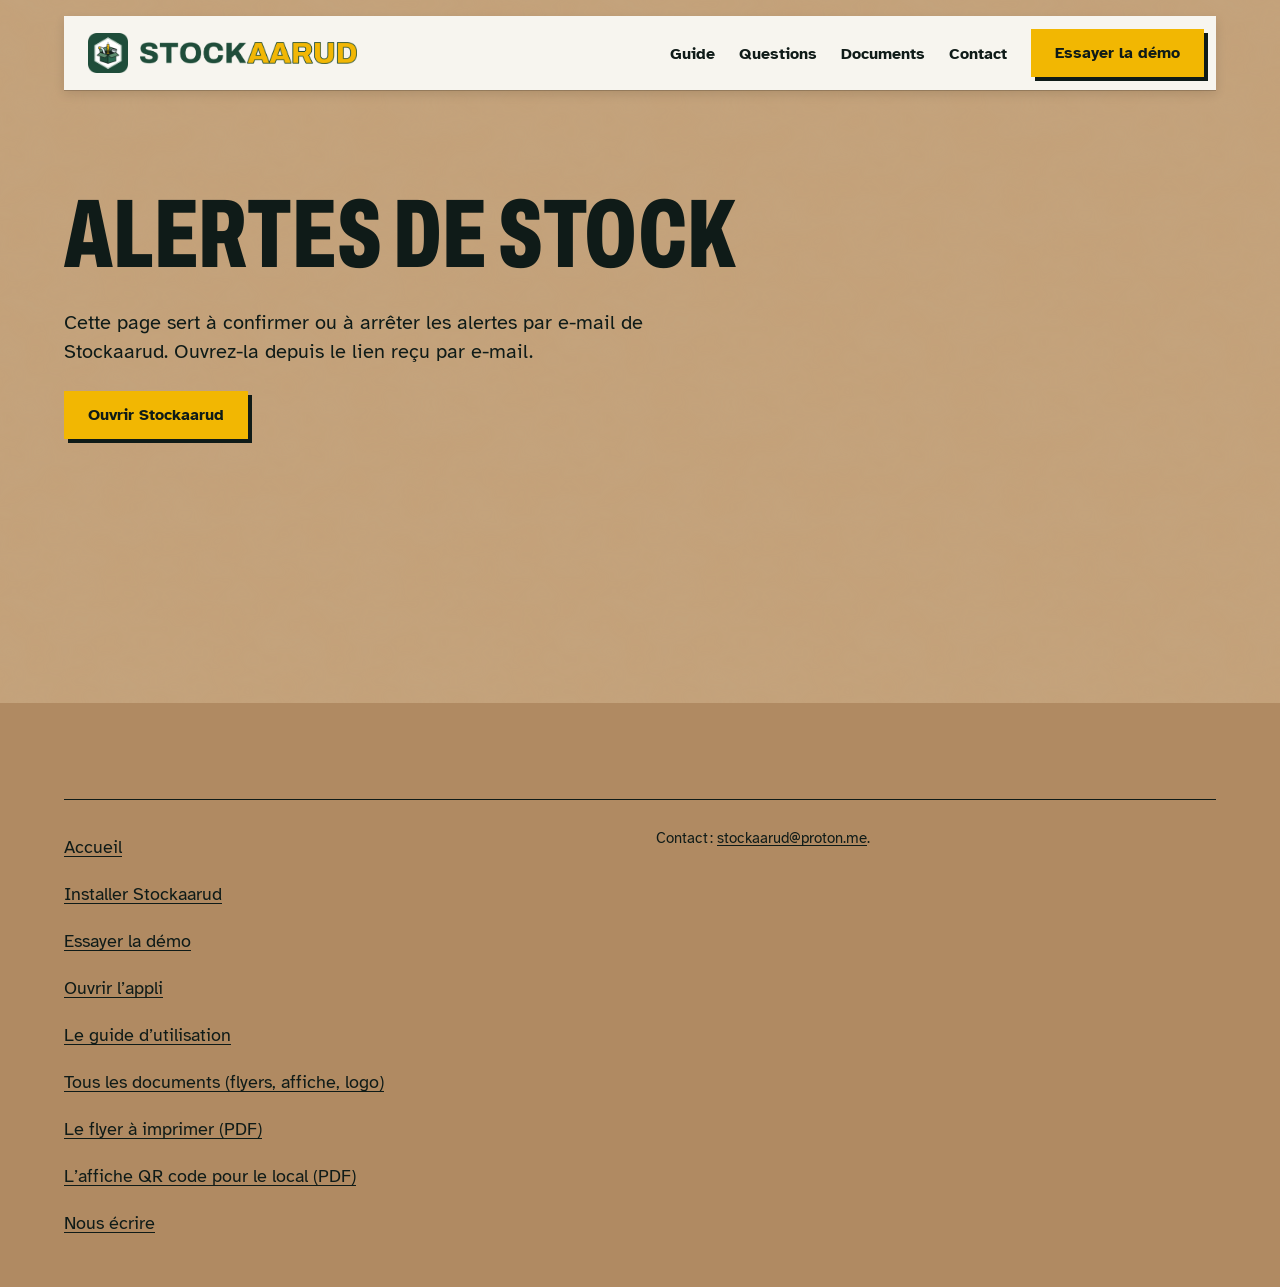
<file: alertes.html>
<!doctype html>
<html lang="fr">
<head>
<meta charset="utf-8">
<meta name="viewport" content="width=device-width, initial-scale=1">
<title>Stockaarud : alertes de stock</title>
<meta name="robots" content="noindex">
<meta name="description" content="Confirmer ou arrêter les alertes de stock par e-mail de Stockaarud.">
<meta name="theme-color" content="#1f4d3a">
<link rel="icon" href="img/icon.png">
<link rel="stylesheet" href="site.css">
</head>
<body class="fibre">
<script>document.documentElement.classList.add('js');</script>

<header class="nav-wrap">
  <div class="container">
    <nav class="nav sheet" aria-label="Principale">
      <a class="wordmark" href="./" aria-label="Stockaarud, accueil"><img src="img/icon.png" width="40" height="40" alt=""><img class="wm" src="img/wordmark.png" width="1133" height="115" alt=""></a>
      <ul class="nav-links">
        <li class="nav-link"><a href="guide.html">Guide</a></li>
        <li class="nav-link"><a href="questions.html">Questions</a></li>
        <li class="nav-link"><a href="documents.html">Documents</a></li>
        <li class="nav-link"><a href="./#contact">Contact</a></li>
        <li class="nav-link nav-link--app"><a href="https://stockaarud.github.io/stockaarud/" target="_blank" rel="noopener">Déjà installé ? Ouvrir l’appli</a></li>
        <li><a class="btn btn--primary btn--nav" href="demo/" target="_blank" rel="noopener">Essayer la démo</a></li>
      </ul>
      <details class="nav-menu">
        <summary aria-label="Menu"><span class="burger" aria-hidden="true"><i></i><i></i><i></i></span>Menu</summary>
        <div class="nav-drop sheet">
          <ul>
            <li><a href="guide.html">Guide</a></li>
            <li><a href="questions.html">Questions</a></li>
            <li><a href="documents.html">Documents</a></li>
            <li><a href="./#contact">Contact</a></li>
          </ul>
          <a class="btn btn--primary" href="demo/" target="_blank" rel="noopener">Essayer la démo</a>
          <a class="nav-drop-app" href="https://stockaarud.github.io/stockaarud/" target="_blank" rel="noopener">Déjà installé ? Ouvrir l’appli</a>
        </div>
      </details>
    </nav>
  </div>
</header>

<main>
  <section class="doc-hero" aria-labelledby="titre">
    <div class="container">
      <div class="doc-hero-text">
        <h1 id="titre" class="h1-wide" tabindex="-1">Alertes de stock</h1>
        <p class="lead" id="msg" aria-live="polite">Cette page sert à confirmer ou à arrêter les alertes par e-mail de Stockaarud. Ouvrez-la depuis le lien reçu par e-mail.</p>
        <div class="actions" id="act" hidden><button class="btn btn--primary" type="button" id="stop">Oui, ne plus rien recevoir</button><a class="btn btn--secondary" href="https://stockaarud.github.io/stockaarud/">Non, ouvrir Stockaarud</a></div>
        <div class="actions" id="app"><a class="btn btn--primary" href="https://stockaarud.github.io/stockaarud/">Ouvrir Stockaarud</a></div>
      </div>
    </div>
  </section>
</main>
<footer class="footer">
  <div class="container">
    <div class="footer-grid">
      <ul>
        <li><a href="./">Accueil</a></li>
        <li><a href="guide.html#installation">Installer Stockaarud</a></li>
        <li><a href="demo/" target="_blank" rel="noopener">Essayer la démo</a></li>
        <li><a href="https://stockaarud.github.io/stockaarud/" target="_blank" rel="noopener">Ouvrir l’appli</a></li>
        <li><a href="guide.html">Le guide d’utilisation</a></li>
        <li><a href="documents.html">Tous les documents (flyers, affiche, logo)</a></li>
        <li><a href="flyer/flyer-stockaarud-A5.pdf">Le flyer à imprimer (PDF)</a></li>
        <li><a href="flyer/affiche-qr-stockaarud.pdf">L’affiche QR code pour le local (PDF)</a></li>
        <li><a href="./#contact">Nous écrire</a></li>
      </ul>
      <p><small>Contact : <a href="mailto:stockaarud@proton.me">stockaarud@proton.me</a>.</small></p>
    </div>
  </div>
</footer>
<script>window.hallmarkSlots = (m) => { for (const [k, v] of Object.entries(m)) { const s = document.querySelector(`[data-slot="${k}"]`); if (!s) continue; const im = new Image(); im.src = typeof v === 'string' ? v : v.src; im.alt = (typeof v === 'object' && v.alt) || s.dataset.alt || ''; s.querySelectorAll(':scope > img').forEach((o) => o.remove()); s.prepend(im); } };
document.querySelectorAll('[data-slot] img').forEach((i) => { if (i.complete && !i.naturalWidth) i.remove(); else i.addEventListener('error', () => i.remove(), { once: true }); });</script>
<script>if(!matchMedia('(prefers-reduced-motion: reduce)').matches)document.addEventListener('pointerdown',(e)=>{const t=e.target.closest&&e.target.closest('a,button,summary,.tab');if(!t)return;const d=document.createElement('span');d.className='tapfx';d.style.left=e.clientX+'px';d.style.top=e.clientY+'px';document.body.appendChild(d);setTimeout(()=>d.remove(),500)},{passive:true});
document.addEventListener('click',(e)=>{const m=document.querySelector('.nav-menu[open]');if(m&&(!m.contains(e.target)||e.target.closest('.nav-drop a')))m.open=false});
document.addEventListener('keydown',(e)=>{if(e.key!=='Escape')return;const m=document.querySelector('.nav-menu[open]');if(m){m.open=false;m.querySelector('summary').focus()}});</script>
<script>
(() => {
  const RELAIS = 'https://apoepftykwoztrrjtjyx.supabase.co/functions/v1/alertes';
  const q = new URLSearchParams(location.search), $ = (i) => document.getElementById(i);
  const dire = (titre, texte) => { $('titre').textContent = titre; $('msg').textContent = texte; };
  const etat = q.get('etat'), tk = (q.get('stop') || '').replace(/[^a-zA-Z0-9]/g, '');
  if (etat === 'confirme') dire('Adresse confirmée', 'Vous recevrez maintenant les alertes de stock à cette adresse. La fréquence se règle dans l’appli : Réglages, Alertes par e-mail.');
  else if (etat === 'inconnu') dire('Lien périmé', 'Ce lien de confirmation ne correspond plus à une inscription. Dans l’appli, Réglages, Alertes par e-mail, enregistrez à nouveau l’adresse pour recevoir un nouveau lien.');
  else if (q.get('confirmer')) {
    const ck = (q.get('confirmer') || '').replace(/[^a-zA-Z0-9]/g, ''), cb = (q.get('b') || '').replace(/[^a-z0-9]/g, '');
    dire('Confirmer cette adresse ?', 'Vous recevrez les alertes de stock de votre CAARUD à cette adresse. Si vous n’avez rien demandé, fermez simplement cette page.');
    const b = $('stop'); b.textContent = 'Oui, je veux recevoir les alertes'; $('act').hidden = false; $('app').hidden = true;
    const non = $('act').querySelector('a'); if (non) non.hidden = true;
    b.addEventListener('click', async () => {
      b.disabled = true;
      try {
        const r = await fetch(RELAIS, { method: 'POST', headers: { 'content-type': 'application/json' }, body: JSON.stringify({ action: 'confirmer', token: ck, ref: cb }) });
        const j = r.ok ? await r.json() : null; if (!j) throw 0;
        $('act').hidden = true; $('app').hidden = false;
        if (j.etat === 'confirme') dire('Adresse confirmée', 'Vous recevrez maintenant les alertes de stock à cette adresse. La fréquence se règle dans l’appli : Réglages, Alertes par e-mail.');
        else dire('Lien périmé', 'Ce lien de confirmation ne correspond plus à une inscription. Dans l’appli, Réglages, Alertes par e-mail, enregistrez à nouveau l’adresse pour recevoir un nouveau lien.');
      } catch (e) { b.disabled = false; dire('Ça n’a pas marché', 'Vérifiez votre connexion, puis touchez à nouveau le bouton.'); }
      $('titre').focus();
    });
  }
  else if (tk) {
    dire('Arrêter les alertes ?', 'Cette adresse ne recevra plus aucun mail de Stockaarud. Pour seulement réduire la fréquence, passez plutôt par l’appli : Réglages, Alertes par e-mail.');
    $('act').hidden = false; $('app').hidden = true;
    $('stop').addEventListener('click', async () => {
      $('stop').disabled = true;
      try {
        const r = await fetch(RELAIS, { method: 'POST', headers: { 'content-type': 'application/json' }, body: JSON.stringify({ action: 'stop', token: tk }) });
        if (!r.ok) throw 0;
        dire('C’est fait', 'Cette adresse ne recevra plus rien. Pour reprendre les alertes, enregistrez-la à nouveau dans l’appli.');
        $('act').hidden = true; $('app').hidden = false;
      } catch (e) { $('stop').disabled = false; dire('Ça n’a pas marché', 'Le service ne répond pas. Réessayez dans un moment.'); }
      $('titre').focus();
    });
  }
})();
</script>
</body>
</html>
</file>
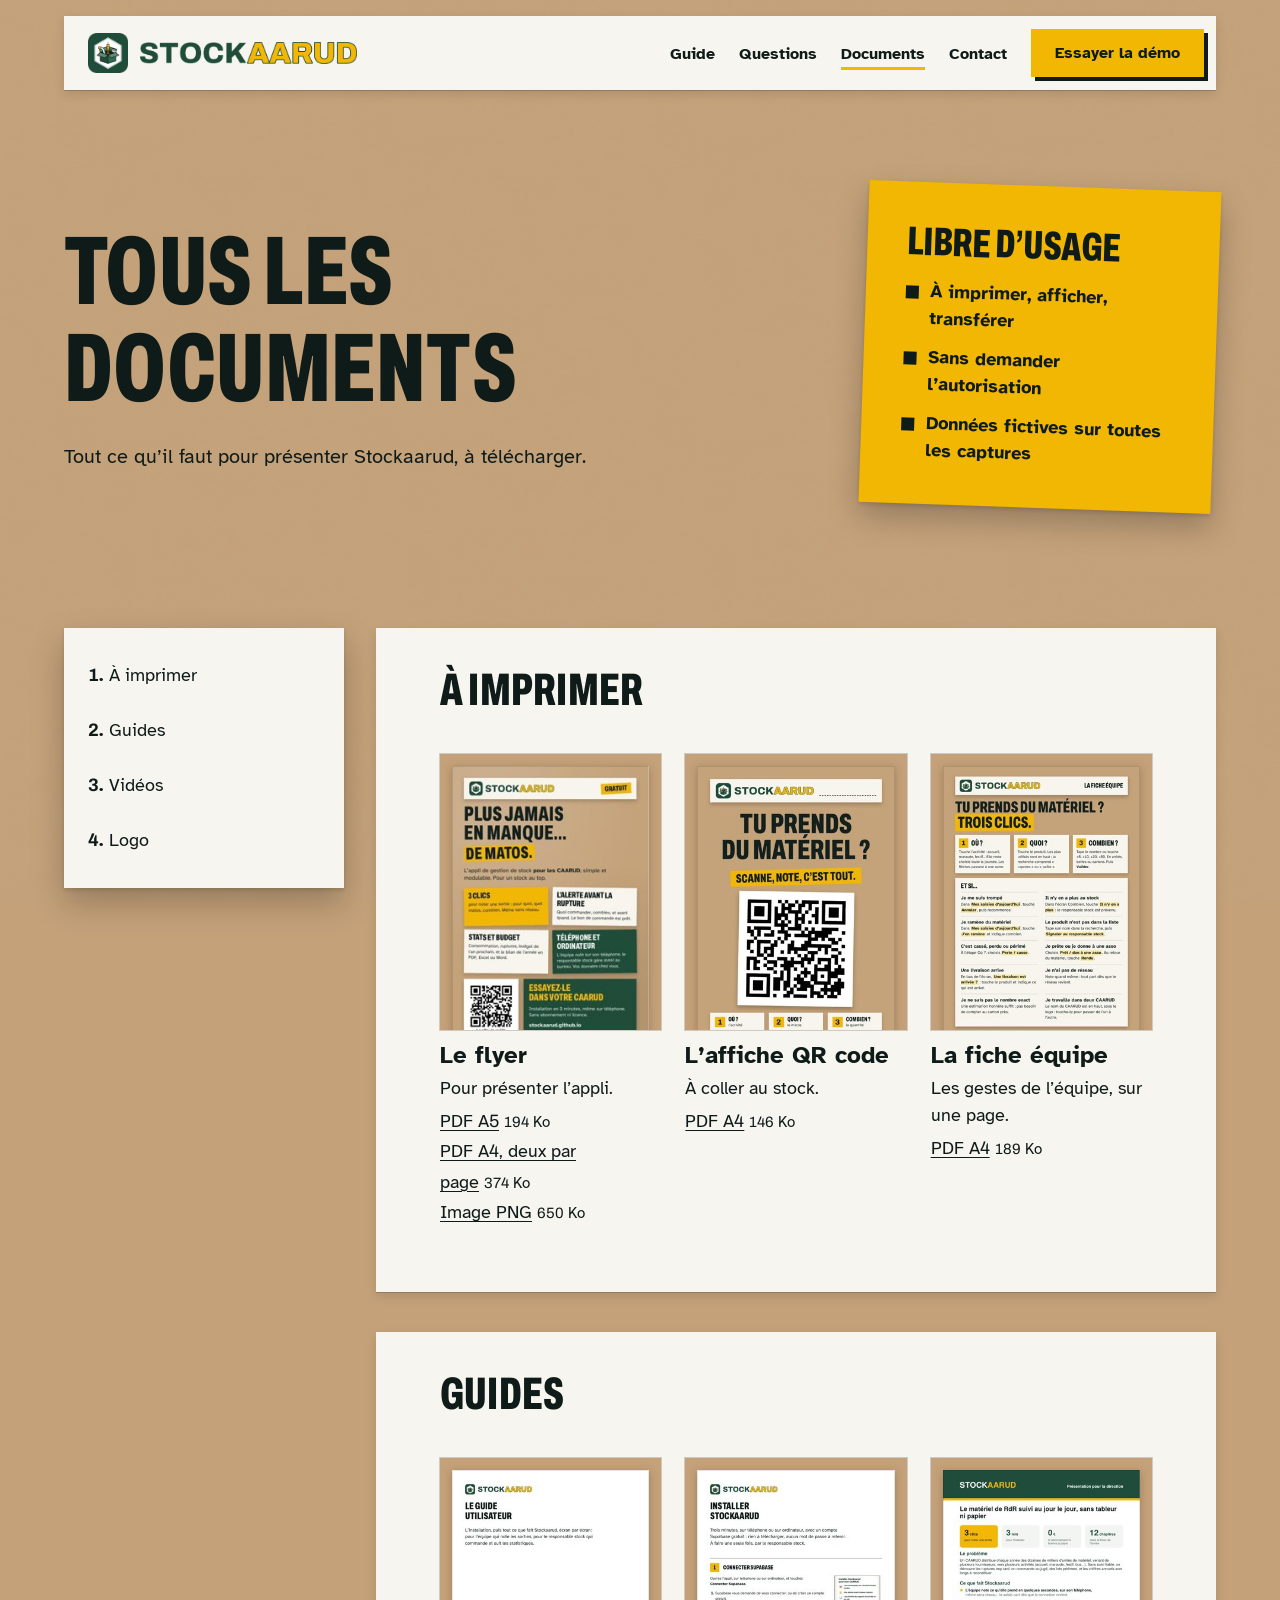
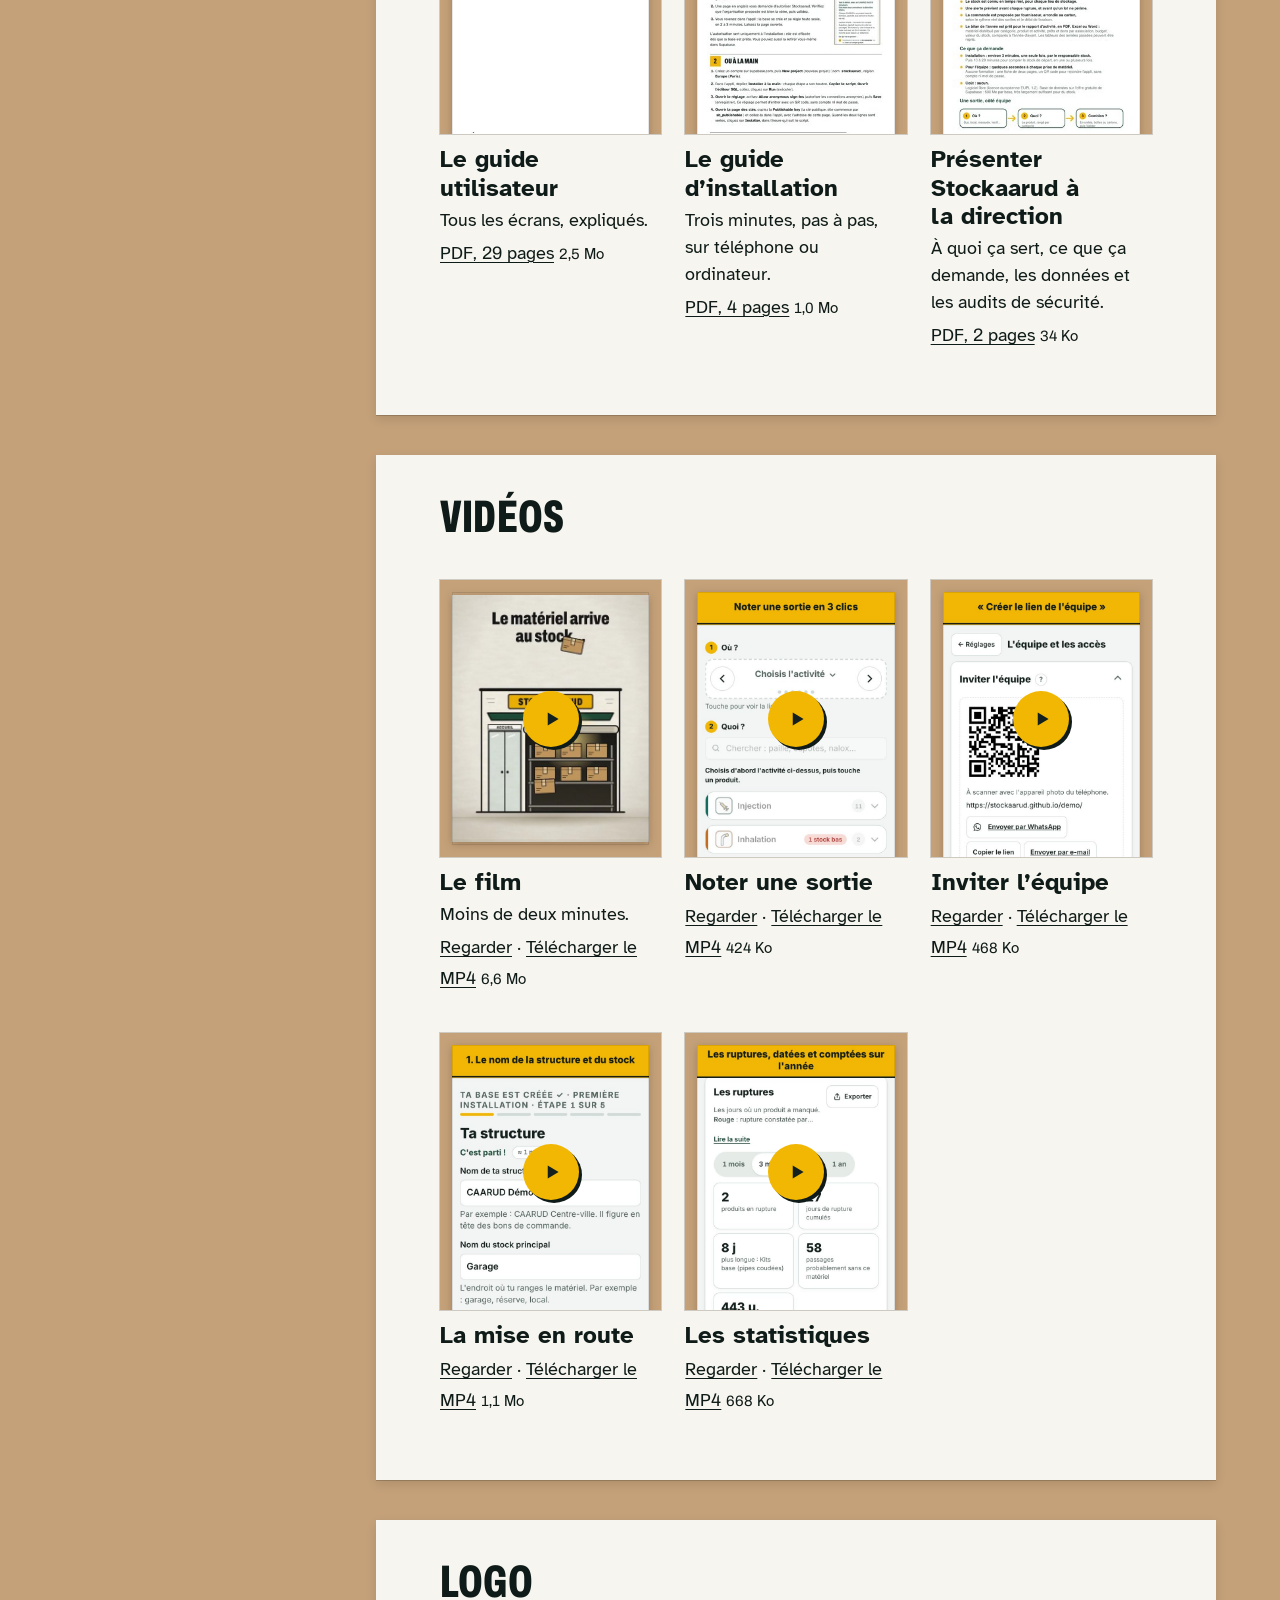
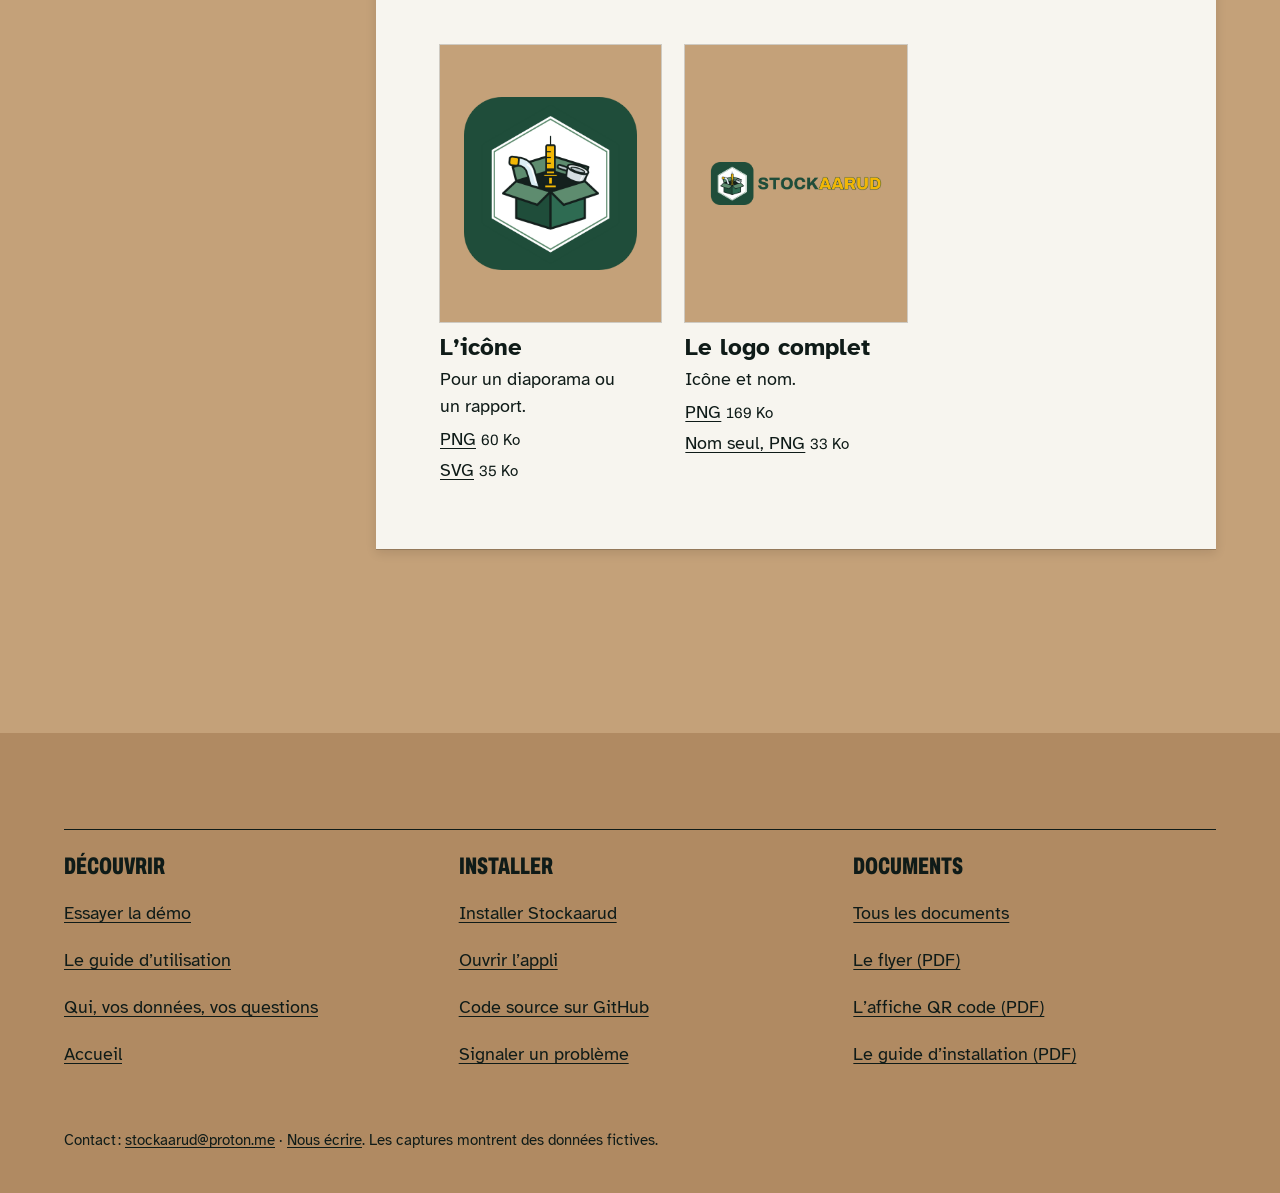
<file: documents.html>
<!doctype html>
<html lang="fr">
<head>
<meta charset="utf-8">
<meta name="viewport" content="width=device-width, initial-scale=1">
<title>Stockaarud : tous les documents</title>
<meta name="description" content="Flyers, affiche QR code, guide PDF, vidéos et logo de Stockaarud, à télécharger et à diffuser librement.">
<meta name="theme-color" content="#1f4d3a">
<meta property="og:type" content="article">
<meta property="og:locale" content="fr_FR">
<meta property="og:site_name" content="Stockaarud">
<meta property="og:url" content="https://stockaarud.github.io/X content="Stockaarud : qui, vos données, vos questions">
<meta property="og:description" content="Flyers, affiche QR code, guide PDF, vidéos et logo, à télécharger.">
<meta property="og:image" content="https://stockaarud.github.io/img/og-stockaarud.jpg?v=3">
<meta property="og:image:width" content="1200">
<meta property="og:image:height" content="627">
<meta name="twitter:card" content="summary_large_image">
<link rel="icon" href="img/icon.png">
<link rel="stylesheet" href="site.css">
</head>
<body class="fibre">
<script>document.documentElement.classList.add('js');</script>

<header class="nav-wrap">
  <div class="container">
    <nav class="nav sheet" aria-label="Principale">
      <a class="wordmark" href="./" aria-label="Stockaarud, accueil"><img src="img/icon.png" width="40" height="40" alt=""><img class="wm" src="img/wordmark.png" width="1133" height="115" alt=""></a>
      <ul class="nav-links">
        <li class="nav-link"><a href="guide.html">Guide</a></li>
        <li class="nav-link"><a href="questions.html">Questions</a></li>
        <li class="nav-link"><a href="documents.html" aria-current="page">Documents</a></li>
        <li class="nav-link"><a href="./#contact">Contact</a></li>
        <li class="nav-link nav-link--app"><a href="https://stockaarud.github.io/stockaarud/" target="_blank" rel="noopener">Déjà installé ? Ouvrir l’appli</a></li>
        <li><a class="btn btn--primary btn--nav" href="demo/" target="_blank" rel="noopener">Essayer la démo</a></li>
      </ul>
      <details class="nav-menu">
        <summary aria-label="Menu"><span class="burger" aria-hidden="true"><i></i><i></i><i></i></span>Menu</summary>
        <div class="nav-drop sheet">
          <ul>
            <li><a href="guide.html">Guide</a></li>
            <li><a href="questions.html">Questions</a></li>
            <li><a href="documents.html" aria-current="page">Documents</a></li>
            <li><a href="./#contact">Contact</a></li>
          </ul>
          <a class="btn btn--primary" href="demo/" target="_blank" rel="noopener">Essayer la démo</a>
          <a class="nav-drop-app" href="https://stockaarud.github.io/stockaarud/" target="_blank" rel="noopener">Déjà installé ? Ouvrir l’appli</a>
        </div>
      </details>
    </nav>
  </div>
</header>

<main>
  <section class="doc-hero" aria-labelledby="titre">
    <div class="container doc-hero-grid">
      <div class="doc-hero-text">
        <h1 id="titre" class="h1-wide">Tous les documents</h1>
        <p class="lead">Tout ce qu’il faut pour présenter Stockaarud, à télécharger.</p>
      </div>
      <div class="sheet sheet--fluoro need" style="--r: 2deg">
        <p class="need-t">Libre d’usage</p>
        <ul class="need-plain">
          <li>À imprimer, afficher, transférer</li>
          <li>Sans demander l’autorisation</li>
          <li>Données fictives sur toutes les captures</li>
        </ul>
      </div>
    </div>
  </section>

  <div class="container doc">
    <nav class="toc sheet" aria-label="Sur cette page">
      <ol>
        <li><a href="#imprimer">À imprimer</a></li>
        <li><a href="#guides">Guides</a></li>
        <li><a href="#videos">Vidéos</a></li>
        <li><a href="#logo">Logo</a></li>
      </ol>
    </nav>

    <div>
      <section id="imprimer" class="qsheet" aria-labelledby="imprimer-t">
        <h2 id="imprimer-t" class="doc-h2">À imprimer</h2>
        <ul class="dgrid">
          <li class="dcard"><a class="dthumb" href="flyer/flyer-stockaarud-A5.pdf" download tabindex="-1" aria-hidden="true"><img src="img/docs/flyer.jpg" width="234" height="332" alt="Aperçu du flyer" loading="lazy"></a><div><h3>Le flyer</h3><p>Pour présenter l’appli.</p><p class="dlinks"><a href="flyer/flyer-stockaarud-A5.pdf" download>PDF A5</a> <small>194 Ko</small><br><a href="flyer/flyer-stockaarud-A4-2-par-page.pdf" download>PDF A4, deux par page</a> <small>374 Ko</small><br><a href="flyer/flyer-stockaarud.png" download>Image PNG</a> <small>650 Ko</small></p></div></li>
          <li class="dcard"><a class="dthumb" href="flyer/affiche-qr-stockaarud.pdf" download tabindex="-1" aria-hidden="true"><img src="img/docs/affiche.jpg" width="332" height="468" alt="Aperçu de l’affiche QR code" loading="lazy"></a><div><h3>L’affiche QR code</h3><p>À coller au stock.</p><p class="dlinks"><a href="flyer/affiche-qr-stockaarud.pdf" download>PDF A4</a> <small>146 Ko</small></p></div></li>
          <li class="dcard"><a class="dthumb" href="docs/fiche-equipe-stockaarud.pdf" download tabindex="-1" aria-hidden="true"><img src="img/docs/fiche.jpg" width="332" height="468" alt="Aperçu de la fiche équipe" loading="lazy"></a><div><h3>La fiche équipe</h3><p>Les gestes de l’équipe, sur une page.</p><p class="dlinks"><a href="docs/fiche-equipe-stockaarud.pdf" download>PDF A4</a> <small>189 Ko</small></p></div></li>
        </ul>
      </section>

      <section id="guides" class="qsheet" aria-labelledby="guides-t">
        <h2 id="guides-t" class="doc-h2">Guides</h2>
        <ul class="dgrid">
          <li class="dcard"><a class="dthumb" href="docs/guide-utilisateur-stockaarud.pdf" download tabindex="-1" aria-hidden="true"><img src="img/docs/guide-utilisateur.jpg" width="332" height="469" alt="Aperçu d’une page du guide utilisateur" loading="lazy"></a><div><h3>Le guide utilisateur</h3><p>Tous les écrans, expliqués.</p><p class="dlinks"><a href="docs/guide-utilisateur-stockaarud.pdf" download>PDF, 29 pages</a> <small>2,5 Mo</small></p></div></li>
          <li class="dcard"><a class="dthumb" href="docs/guide-installation-stockaarud.pdf" download tabindex="-1" aria-hidden="true"><img src="img/docs/guide-installation.jpg" width="332" height="469" alt="Aperçu du guide d’installation" loading="lazy"></a><div><h3>Le guide d’installation</h3><p>Trois minutes, pas à pas, sur téléphone ou ordinateur.</p><p class="dlinks"><a href="docs/guide-installation-stockaarud.pdf" download>PDF, 4 pages</a> <small>1,0 Mo</small></p></div></li>
          <li class="dcard"><a class="dthumb" href="docs/presentation-direction-stockaarud.pdf" download tabindex="-1" aria-hidden="true"><img src="img/docs/presentation-direction.jpg" width="332" height="469" alt="Aperçu de la présentation pour la direction" loading="lazy"></a><div><h3>Présenter Stockaarud à la direction</h3><p>À quoi ça sert, ce que ça demande, les données et les audits de sécurité.</p><p class="dlinks"><a href="docs/presentation-direction-stockaarud.pdf" download>PDF, 2 pages</a> <small>34 Ko</small></p></div></li>
        </ul>
      </section>

      <section id="videos" class="qsheet" aria-labelledby="videos-t">
        <h2 id="videos-t" class="doc-h2">Vidéos</h2>
        <ul class="dgrid">
          <li class="dcard"><a class="dthumb dplay" href="video/stockaarud-film.mp4" data-play="video/stockaarud-film.mp4" aria-label="Regarder la vidéo"><img src="img/docs/film.jpg" width="432" height="540" alt="Image du film" loading="lazy"></a><div><h3>Le film</h3><p>Moins de deux minutes.</p><p class="dlinks"><a href="video/stockaarud-film.mp4" data-play="video/stockaarud-film.mp4">Regarder</a> · <a href="video/stockaarud-film.mp4" download>Télécharger le MP4</a> <small>6,6 Mo</small></p></div></li>
          <li class="dcard"><a class="dthumb dplay" href="video/tuto-sortie.mp4" data-play="video/tuto-sortie.mp4" aria-label="Regarder la vidéo"><img src="video/tuto-sortie.jpg" width="600" height="1300" alt="Image du tutoriel" loading="lazy"></a><div><h3>Noter une sortie</h3><p class="dlinks"><a href="video/tuto-sortie.mp4" data-play="video/tuto-sortie.mp4">Regarder</a> · <a href="video/tuto-sortie.mp4" download>Télécharger le MP4</a> <small>424 Ko</small></p></div></li>
          <li class="dcard"><a class="dthumb dplay" href="video/tuto-inviter.mp4" data-play="video/tuto-inviter.mp4" aria-label="Regarder la vidéo"><img src="video/tuto-inviter.jpg" width="600" height="1300" alt="Image du tutoriel" loading="lazy"></a><div><h3>Inviter l’équipe</h3><p class="dlinks"><a href="video/tuto-inviter.mp4" data-play="video/tuto-inviter.mp4">Regarder</a> · <a href="video/tuto-inviter.mp4" download>Télécharger le MP4</a> <small>468 Ko</small></p></div></li>
          <li class="dcard"><a class="dthumb dplay" href="video/tuto-guidee.mp4" data-play="video/tuto-guidee.mp4" aria-label="Regarder la vidéo"><img src="video/tuto-guidee.jpg" width="600" height="1300" alt="Image du tutoriel" loading="lazy"></a><div><h3>La mise en route</h3><p class="dlinks"><a href="video/tuto-guidee.mp4" data-play="video/tuto-guidee.mp4">Regarder</a> · <a href="video/tuto-guidee.mp4" download>Télécharger le MP4</a> <small>1,1 Mo</small></p></div></li>
          <li class="dcard"><a class="dthumb dplay" href="video/tuto-stats.mp4" data-play="video/tuto-stats.mp4" aria-label="Regarder la vidéo"><img src="video/tuto-stats.jpg" width="600" height="1300" alt="Image du tutoriel" loading="lazy"></a><div><h3>Les statistiques</h3><p class="dlinks"><a href="video/tuto-stats.mp4" data-play="video/tuto-stats.mp4">Regarder</a> · <a href="video/tuto-stats.mp4" download>Télécharger le MP4</a> <small>668 Ko</small></p></div></li>
        </ul>
      </section>

      <section id="logo" class="qsheet" aria-labelledby="logo-t">
        <h2 id="logo-t" class="doc-h2">Logo</h2>
        <ul class="dgrid">
          <li class="dcard dcard--logo"><a class="dthumb" href="docs/logo-stockaarud.png" download tabindex="-1" aria-hidden="true"><img src="docs/logo-stockaarud.png" width="512" height="512" alt="L’icône Stockaarud" loading="lazy"></a><div><h3>L’icône</h3><p>Pour un diaporama ou un rapport.</p><p class="dlinks"><a href="docs/logo-stockaarud.png" download>PNG</a> <small>60 Ko</small><br><a href="docs/logo-stockaarud.svg" download>SVG</a> <small>35 Ko</small></p></div></li>
          <li class="dcard dcard--logo"><a class="dthumb" href="docs/logo-stockaarud-complet.png" download tabindex="-1" aria-hidden="true"><img src="docs/logo-stockaarud-complet.png" width="2094" height="560" alt="Le logo Stockaarud, icône et nom" loading="lazy"></a><div><h3>Le logo complet</h3><p>Icône et nom.</p><p class="dlinks"><a href="docs/logo-stockaarud-complet.png" download>PNG</a> <small>169 Ko</small><br><a href="img/wordmark.png" download>Nom seul, PNG</a> <small>33 Ko</small></p></div></li>
        </ul>
      </section>
    </div>
  </div>
</main>
<footer class="footer">
  <div class="container">
    <div class="footer-grid footer-grid--3">
      <div><h3 class="footer-h">Découvrir</h3><ul>
        <li><a href="demo/" target="_blank" rel="noopener">Essayer la démo</a></li>
        <li><a href="guide.html">Le guide d’utilisation</a></li>
        <li><a href="questions.html">Qui, vos données, vos questions</a></li>
        <li><a href="./">Accueil</a></li>
      </ul></div>
      <div><h3 class="footer-h">Installer</h3><ul>
        <li><a href="guide.html#installation">Installer Stockaarud</a></li>
        <li><a href="https://stockaarud.github.io/stockaarud/" target="_blank" rel="noopener">Ouvrir l’appli</a></li>
        <li><a href="https://github.com/Stockaarud/stockaarud">Code source sur GitHub</a></li>
        <li><a href="https://github.com/Stockaarud/stockaarud/issues">Signaler un problème</a></li>
      </ul></div>
      <div><h3 class="footer-h">Documents</h3><ul>
        <li><a href="documents.html">Tous les documents<span class="foot-more"> : flyer, affiche, guides PDF</span></a></li>
        <li><a href="flyer/flyer-stockaarud-A5.pdf">Le flyer (PDF)</a></li>
        <li><a href="flyer/affiche-qr-stockaarud.pdf">L’affiche QR code (PDF)</a></li>
        <li><a href="docs/guide-installation-stockaarud.pdf">Le guide d’installation (PDF)</a></li>
      </ul></div>
      <p class="footer-note"><small>Contact : <a href="mailto:stockaarud@proton.me">stockaarud@proton.me</a> · <a href="./#contact">Nous écrire</a>. Les captures montrent des données fictives.</small></p>
    </div>
  </div>
</footer>
<script>window.hallmarkSlots = (m) => { for (const [k, v] of Object.entries(m)) { const s = document.querySelector(`[data-slot="${k}"]`); if (!s) continue; const im = new Image(); im.src = typeof v === 'string' ? v : v.src; im.alt = (typeof v === 'object' && v.alt) || s.dataset.alt || ''; s.querySelectorAll(':scope > img').forEach((o) => o.remove()); s.prepend(im); } };
document.querySelectorAll('[data-slot] img').forEach((i) => { if (i.complete && !i.naturalWidth) i.remove(); else i.addEventListener('error', () => i.remove(), { once: true }); });</script>
<script>if(!matchMedia('(prefers-reduced-motion: reduce)').matches)document.addEventListener('pointerdown',(e)=>{const t=e.target.closest&&e.target.closest('a,button,summary,.tab');if(!t)return;const d=document.createElement('span');d.className='tapfx';d.style.left=e.clientX+'px';d.style.top=e.clientY+'px';document.body.appendChild(d);setTimeout(()=>d.remove(),500)},{passive:true});
document.addEventListener('click',(e)=>{const m=document.querySelector('.nav-menu[open]');if(m&&(!m.contains(e.target)||e.target.closest('.nav-drop a')))m.open=false});
document.addEventListener('keydown',(e)=>{if(e.key!=='Escape')return;const m=document.querySelector('.nav-menu[open]');if(m){m.open=false;m.querySelector('summary').focus()}});</script>
<dialog class="vbox" id="vbox" aria-label="Lecture de la vidéo">
  <form method="dialog"><button class="vbox-x" aria-label="Fermer la vidéo">×</button></form>
  <video controls playsinline preload="none"></video>
</dialog>
<script>
(() => {
  const dlg = document.getElementById('vbox'); if (!dlg || !dlg.showModal) return;
  const v = dlg.querySelector('video');
  document.addEventListener('click', (e) => {
    const a = e.target.closest('[data-play]'); if (!a) return;
    e.preventDefault(); v.src = a.dataset.play; dlg.showModal(); v.play().catch(() => {});
  });
  dlg.addEventListener('close', () => { v.pause(); v.removeAttribute('src'); v.load(); });
  dlg.addEventListener('click', (e) => { if (e.target === dlg) dlg.close(); });
})();
</script>
</body>
</html>
</file>
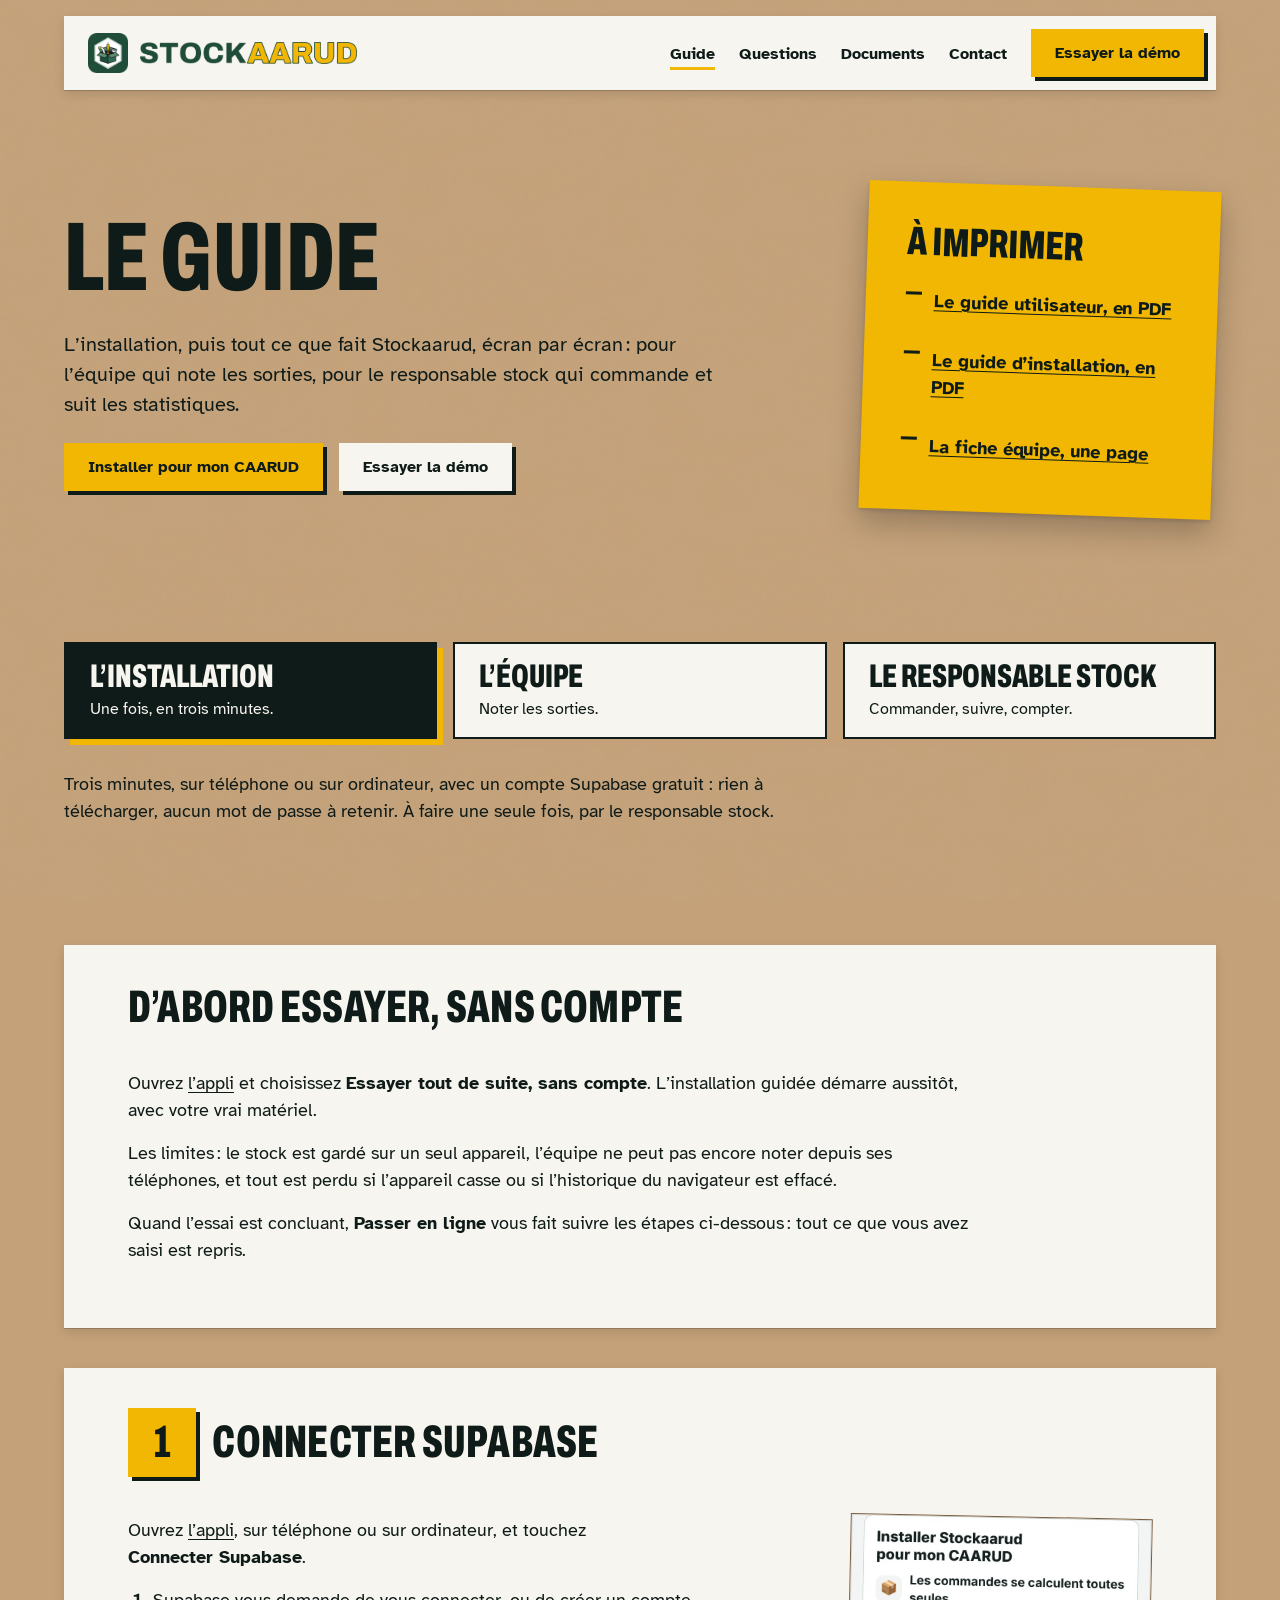
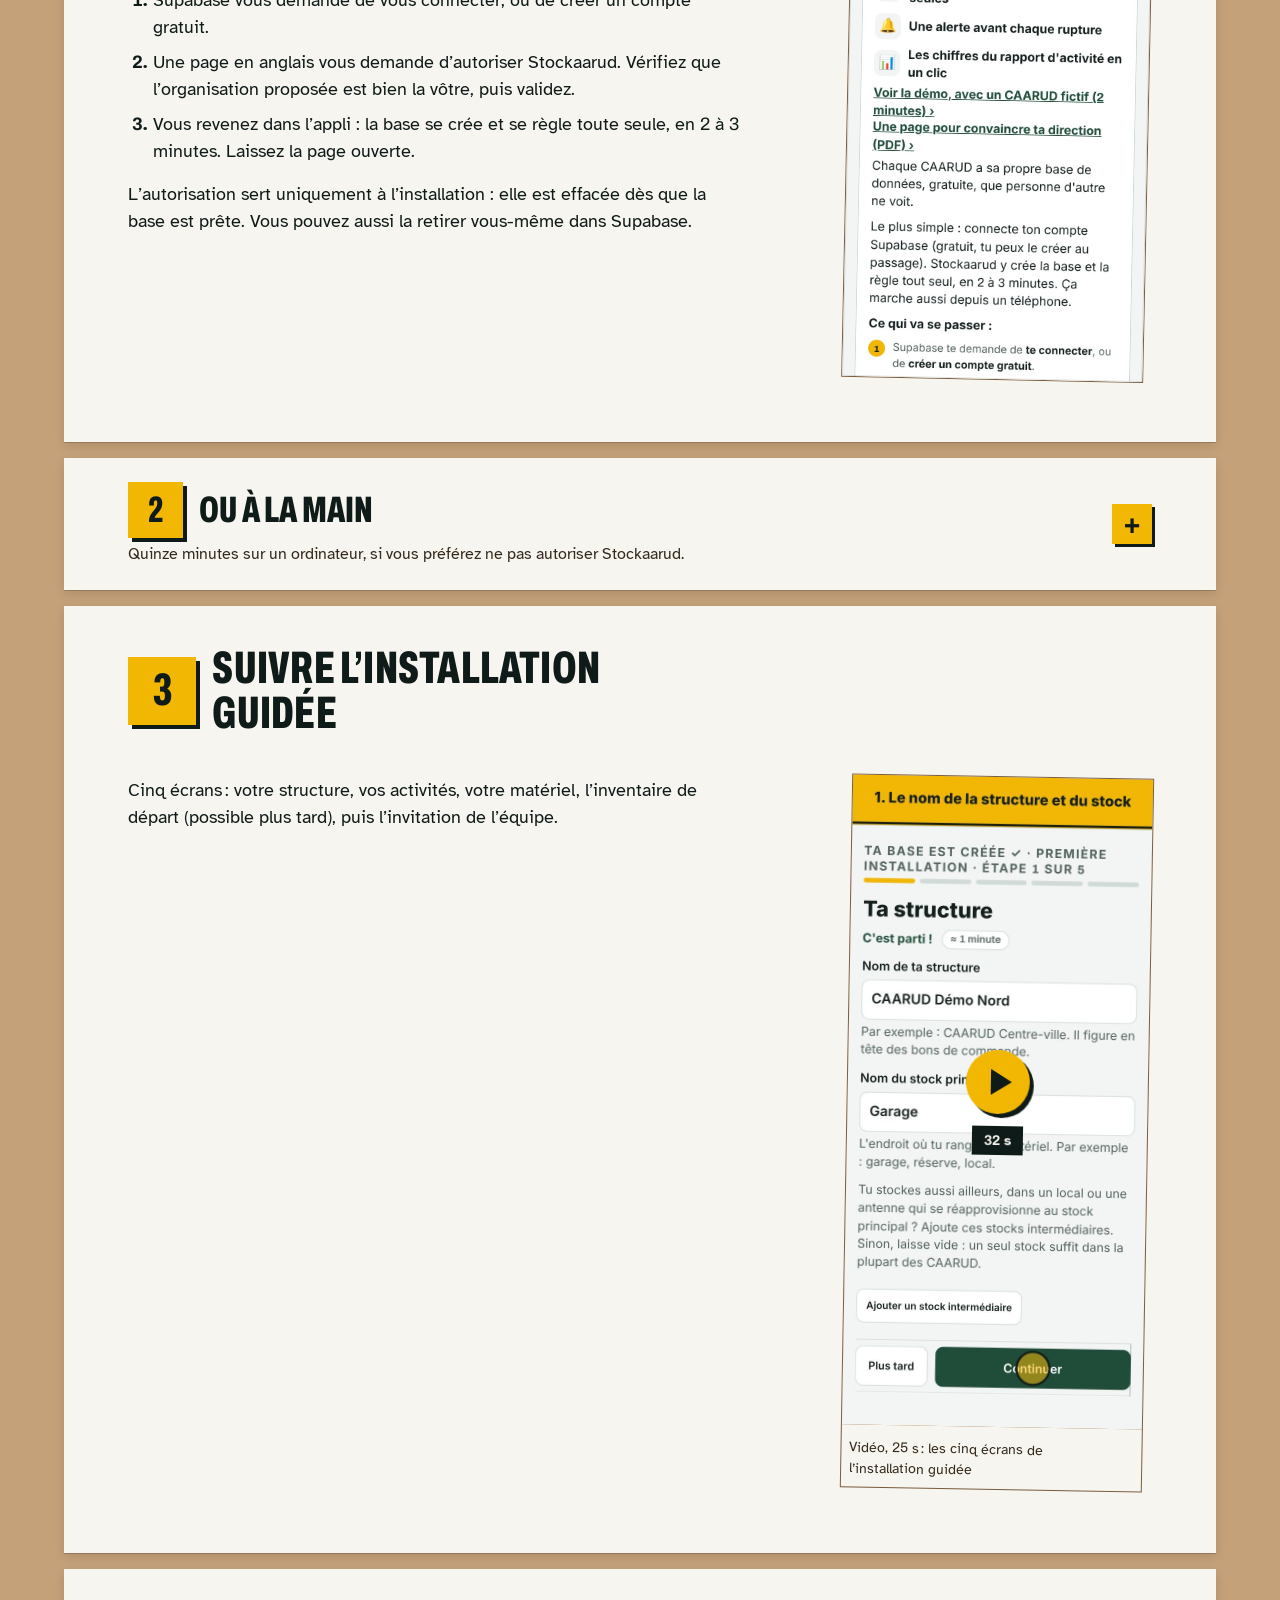
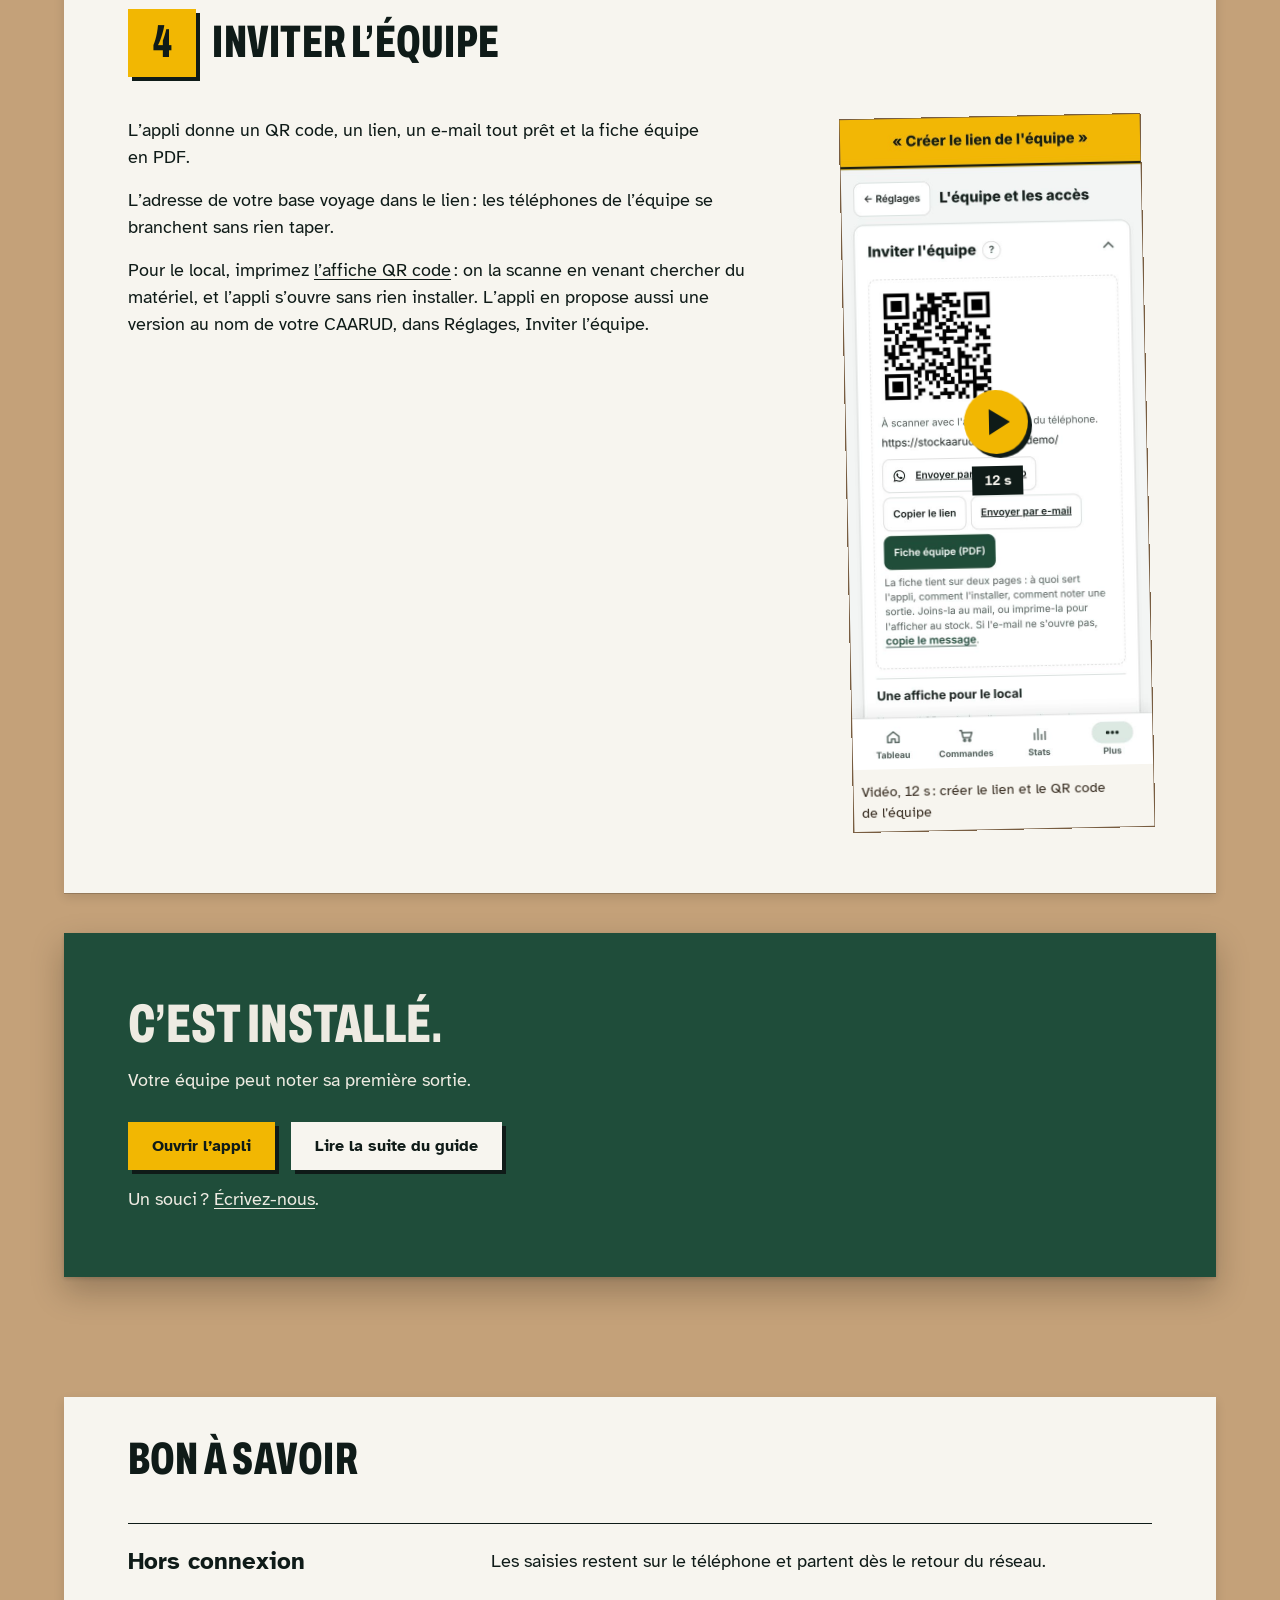
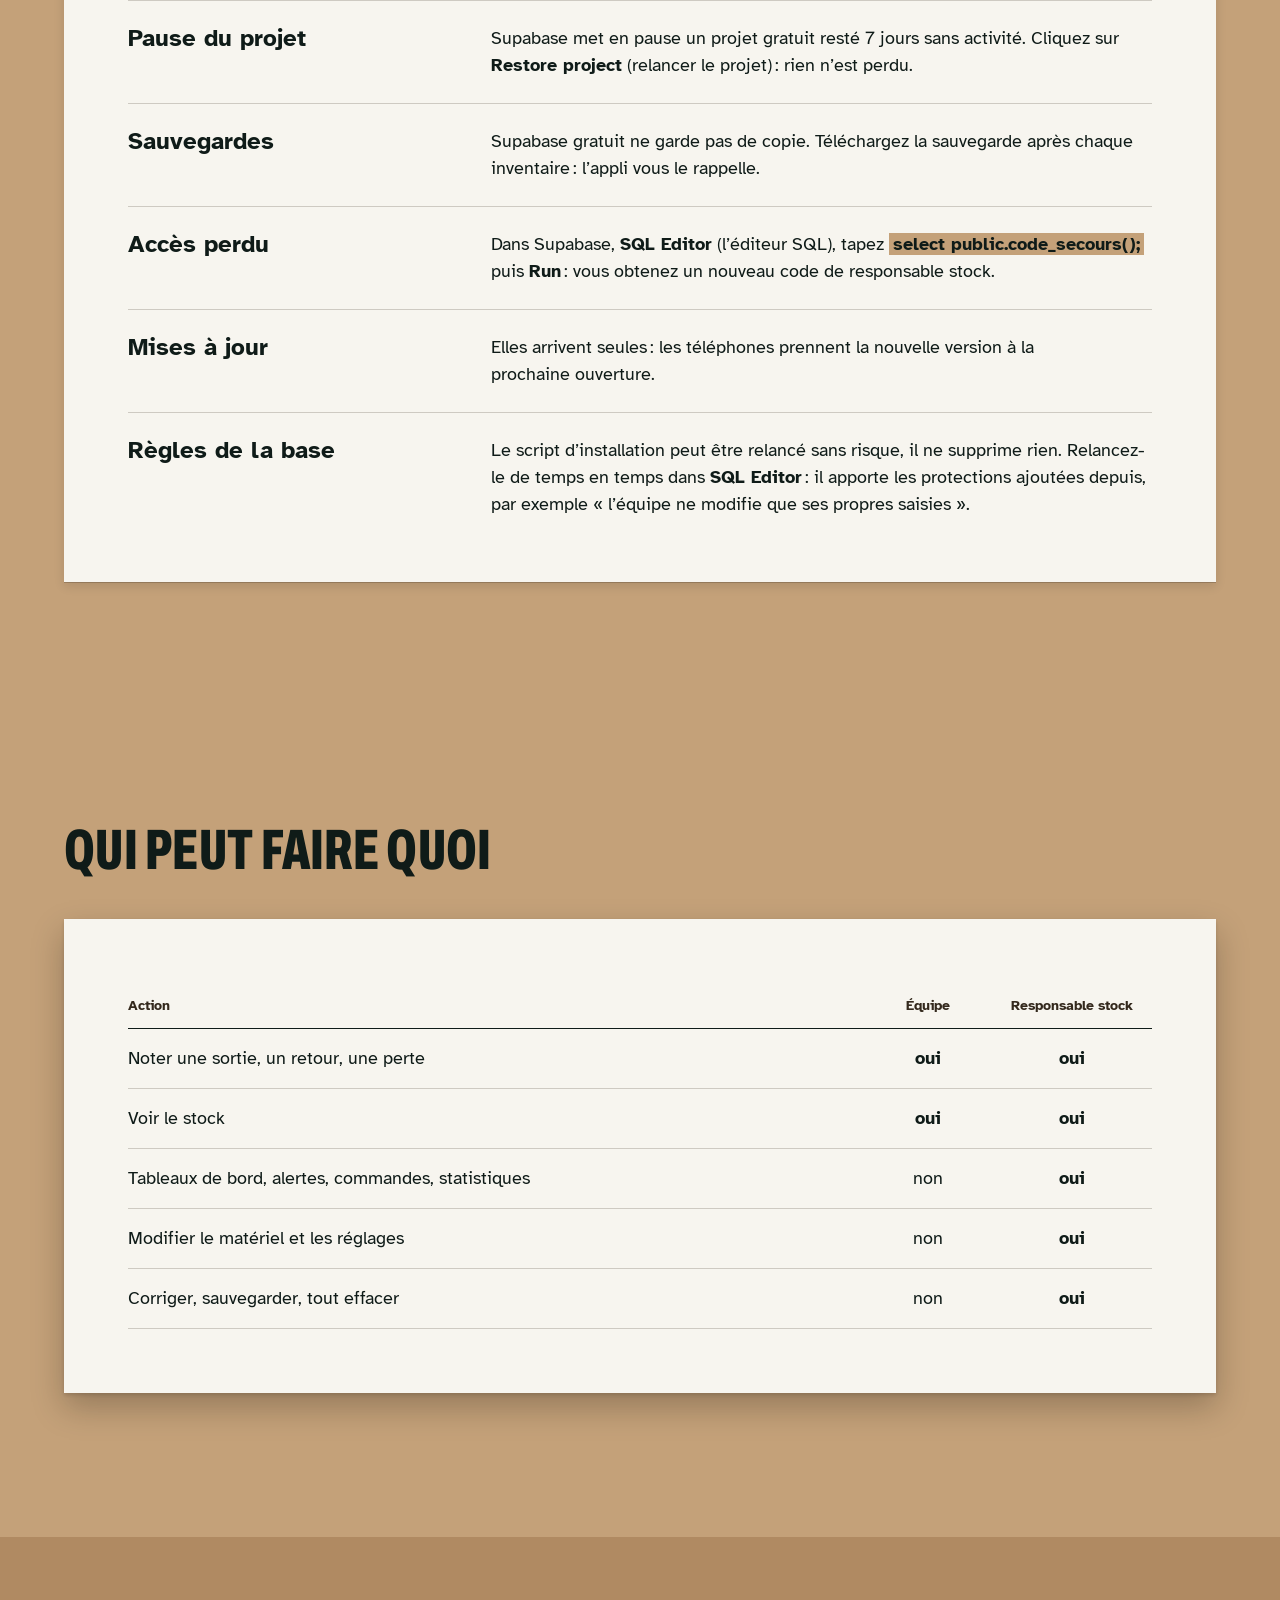
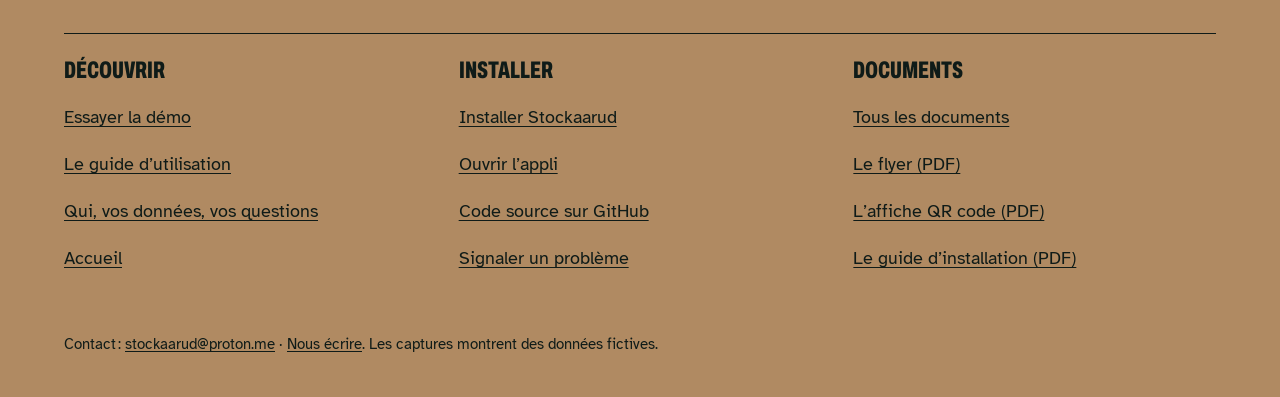
<file: guide.html>
<!doctype html>
<html lang="fr">
<head>
<meta charset="utf-8">
<meta name="viewport" content="width=device-width, initial-scale=1">
<title>Le guide Stockaarud : installer et utiliser</title>
<meta name="description" content="Installer Stockaarud en trois minutes, puis tout ce que fait l’appli, écran par écran : noter les sorties, suivre l’autonomie du stock, commander, faire l’inventaire et sortir les statistiques.">
<meta name="theme-color" content="#1f4d3a">
<meta property="og:type" content="article">
<meta property="og:locale" content="fr_FR">
<meta property="og:site_name" content="Stockaarud">
<meta property="og:url" content="https://stockaarud.github.io/guide.html">
<meta property="og:title" content="Le guide d’utilisation de Stockaarud">
<meta property="og:description" content="Tout ce que fait Stockaarud, écran par écran, pour l’équipe et pour le responsable stock.">
<meta property="og:image" content="https://stockaarud.github.io/img/og-stockaarud.jpg?v=3">
<meta property="og:image:width" content="1200">
<meta property="og:image:height" content="627">
<meta name="twitter:card" content="summary_large_image">
<link rel="icon" href="img/icon.png">
<link rel="stylesheet" href="site.css">
<script>document.documentElement.classList.add('js');</script>
</head>
<body class="fibre">

<header class="nav-wrap">
  <div class="container">
    <nav class="nav sheet" aria-label="Principale">
      <a class="wordmark" href="./" aria-label="Stockaarud, accueil"><img src="img/icon.png" width="40" height="40" alt=""><img class="wm" src="img/wordmark.png" width="1133" height="115" alt=""></a>
      <ul class="nav-links">
        <li class="nav-link"><a href="guide.html" aria-current="page">Guide</a></li>
        <li class="nav-link"><a href="questions.html">Questions</a></li>
        <li class="nav-link"><a href="documents.html">Documents</a></li>
        <li class="nav-link"><a href="./#contact">Contact</a></li>
        <li class="nav-link nav-link--app"><a href="https://stockaarud.github.io/stockaarud/" target="_blank" rel="noopener">Déjà installé ? Ouvrir l’appli</a></li>
        <li><a class="btn btn--primary btn--nav" href="demo/" target="_blank" rel="noopener">Essayer la démo</a></li>
      </ul>
      <details class="nav-menu">
        <summary aria-label="Menu"><span class="burger" aria-hidden="true"><i></i><i></i><i></i></span>Menu</summary>
        <div class="nav-drop sheet">
          <ul>
            <li><a href="guide.html" aria-current="page">Guide</a></li>
            <li><a href="questions.html">Questions</a></li>
            <li><a href="documents.html">Documents</a></li>
            <li><a href="./#contact">Contact</a></li>
          </ul>
          <a class="btn btn--primary" href="demo/" target="_blank" rel="noopener">Essayer la démo</a>
          <a class="nav-drop-app" href="https://stockaarud.github.io/stockaarud/" target="_blank" rel="noopener">Déjà installé ? Ouvrir l’appli</a>
        </div>
      </details>
    </nav>
  </div>
</header>

<main>
  <section class="doc-hero" aria-labelledby="titre">
    <div class="container doc-hero-grid">
      <div class="doc-hero-text">
      <h1 id="titre" class="h1-wide">Le guide</h1>
      <p class="lead">L’installation, puis tout ce que fait Stockaarud, écran par écran : pour l’équipe qui note les sorties, pour le responsable stock qui commande et suit les statistiques.</p>
      <div class="actions">
        <a class="btn btn--primary" href="#installation">Installer pour mon CAARUD</a>
        <a class="btn btn--secondary" href="demo/" target="_blank" rel="noopener">Essayer la démo</a>
      </div>
      </div>
      <div class="sheet sheet--fluoro need screen-only" style="--r: 2deg">
        <p class="need-t">À imprimer</p>
        <ul>
          <li><a href="docs/guide-utilisateur-stockaarud.pdf">Le guide utilisateur, en PDF</a></li>
          <li><a href="docs/guide-installation-stockaarud.pdf">Le guide d’installation, en PDF</a></li>
          <li><a href="docs/fiche-equipe-stockaarud.pdf">La fiche équipe, une page</a></li>
        </ul>
      </div>
    </div>
  </section>

  <div class="container guide">

      <div class="who" role="tablist" aria-label="Le guide pour">
        <button class="tab who-btn" type="button" role="tab" id="tab-installation" aria-controls="installation" aria-selected="true" tabindex="0"><span class="tab-t"><b>L’installation</b>Une fois, en trois minutes.</span></button>
        <button class="tab who-btn" type="button" role="tab" id="tab-equipe" aria-controls="equipe" aria-selected="false" tabindex="-1"><span class="tab-t"><b>L’équipe</b>Noter les sorties.</span></button>
        <button class="tab who-btn" type="button" role="tab" id="tab-gestion" aria-controls="gestion" aria-selected="false" tabindex="-1"><span class="tab-t"><b>Le responsable stock</b>Commander, suivre, compter.</span></button>
      </div>

      <section class="guide-part who-pane" id="installation" role="tabpanel" aria-labelledby="tab-installation">
        <h2 id="t-installation" class="doc-h2 part-h">L’installation</h2>
        <p class="part-lead">Trois minutes, sur téléphone ou sur ordinateur, avec un compte Supabase gratuit : rien à télécharger, aucun mot de passe à retenir. À faire une seule fois, par le responsable stock.</p>
      <section class="qsheet qsheet--top screen-only" id="essai" aria-labelledby="t-essai">
        <h2 id="t-essai" class="doc-h2">D’abord essayer, sans compte</h2>
        <p>Ouvrez <a href="https://stockaarud.github.io/stockaarud/" target="_blank" rel="noopener">l’appli</a> et choisissez <strong>Essayer tout de suite, sans compte</strong>. L’installation guidée démarre aussitôt, avec votre vrai matériel.</p>
        <p>Les limites : le stock est gardé sur un seul appareil, l’équipe ne peut pas encore noter depuis ses téléphones, et tout est perdu si l’appareil casse ou si l’historique du navigateur est effacé.</p>
        <p>Quand l’essai est concluant, <strong>Passer en ligne</strong> vous fait suivre les étapes ci-dessous : tout ce que vous avez saisi est repris.</p>
      </section>

      <ol class="steps">
        <li class="step" id="base">
          <h2>Connecter Supabase</h2>
          <div class="step-body">
            <p>Ouvrez <a href="https://stockaarud.github.io/stockaarud/" target="_blank" rel="noopener">l’appli</a>, sur téléphone ou sur ordinateur, et touchez <strong>Connecter Supabase</strong>.</p>
            <ol>
              <li>Supabase vous demande de vous connecter, ou de créer un compte gratuit.</li>
              <li>Une page en anglais vous demande d’autoriser Stockaarud. Vérifiez que l’organisation proposée est bien la vôtre, puis validez.</li>
              <li>Vous revenez dans l’appli : la base se crée et se règle toute seule, en 2 à 3 minutes. Laissez la page ouverte.</li>
            </ol>
            <p>L’autorisation sert uniquement à l’installation : elle est effacée dès que la base est prête. Vous pouvez aussi la retirer vous-même dans Supabase.</p>
          </div>
          <figure class="sheet shot shot--setup" style="--r: 1.2deg"><div data-slot="brancher" data-kind="product" data-alt="L’écran d’installation de l’appli"><img src="img/setup1.jpg?v=13" width="780" height="1688" alt="Écran Installer Stockaarud pour mon CAARUD : ce que l’appli apporte, ce qui va se passer, et le bouton Connecter Supabase." loading="lazy"></div></figure>
        </li>

        <li class="step step--full step--fold" id="preparer"><details class="fold"><summary class="fold-s"><span class="fold-t"><h2>Ou à la main</h2><span class="fold-hint">Quinze minutes sur un ordinateur, si vous préférez ne pas autoriser Stockaarud.</span></span></summary><div class="fold-in">
          <div class="step-body">
            <ol>
              <li>Créez un compte sur <a href="https://supabase.com">supabase.com</a>, puis <strong>New project</strong> (nouveau projet) : nom <code>stockaarud</code>, région <strong>Europe (Paris)</strong>.</li>
              <li>Dans l’appli, dépliez <strong>Installer à la main</strong> : chaque étape a son bouton. <strong>Copier le script</strong>, <strong>Ouvrir l’éditeur SQL</strong>, collez, cliquez sur <strong>Run</strong> (exécuter).</li>
              <li id="compte"><strong>Ouvrir le réglage</strong>, activez <strong>Allow anonymous sign-ins</strong> (autoriser les connexions anonymes), puis <strong>Save</strong> (enregistrer). Ce réglage permet d’entrer avec un QR code, sans compte ni mot de passe.</li>
              <li id="brancher"><strong>Ouvrir la page des clés</strong>, copiez la <strong>Publishable key</strong> (la clé publique, elle commence par <code>sb_publishable</code>) et collez-la dans l’appli, avec l’adresse de cette page. Quand les deux lignes sont vertes, cliquez sur <strong>Installer</strong>, dans l’heure qui suit le script.</li>
            </ol>
            <p class="sheet sheet--fluoro warn" style="--r: -0.8deg">Jamais une clé <code>secret</code> ou <code>service_role</code> : elles donnent tous les droits.</p>
          </div>
          <figure class="sheet shot shot--setup" style="--r: -1deg"><div data-slot="compte" data-kind="product" data-alt="La clé et l’adresse remplies, la base vérifiée"><img src="img/setup2.jpg?v=13" width="780" height="1688" alt="La clé publique et l’adresse remplies, deux lignes vertes : base préparée, connexions par code autorisées." loading="lazy"></div></figure>
        </div></details></li>

        <li class="step" id="guidee">
          <h2>Suivre l’installation guidée</h2>
          <div class="step-body">
            <p>Cinq écrans : votre structure, vos activités, votre matériel, l’inventaire de départ (possible plus tard), puis l’invitation de l’équipe.</p>
          </div>
          <figure class="sheet shot shot--vid screen-only" style="--r: 1deg"><div class="film-box"><video muted playsinline preload="none" poster="video/tuto-guidee.jpg" width="600" height="1300" aria-label="Vidéo, 25 s : les cinq écrans de l’installation guidée"><source src="video/tuto-guidee.mp4" type="video/mp4"></video><button class="film-play film-play--s" type="button" aria-label="Lire la vidéo, 32 secondes"><span class="film-tri" aria-hidden="true"></span><span class="film-dur">32 s</span></button></div><figcaption>Vidéo, 25 s : les cinq écrans de l’installation guidée</figcaption></figure>
          <div class="trio print-only">
            <figure class="sheet shot"><div class="phone-ratio" data-slot="guidee-1" data-kind="product" data-alt="Étape Votre structure"><img src="img/w1.jpg?v=11" width="780" height="1688" alt="Étape 1, Votre structure : le nom du stock principal." loading="lazy"></div><figcaption>Votre structure</figcaption></figure>
            <figure class="sheet shot"><div class="phone-ratio" data-slot="guidee-2" data-kind="product" data-alt="Étape Vos activités"><img src="img/w2.jpg?v=11" width="780" height="1688" alt="Étape 2, Vos activités : Accueil, Maraude, Festif, Permanence au local." loading="lazy"></div><figcaption>Vos activités</figcaption></figure>
            <figure class="sheet shot"><div class="phone-ratio" data-slot="guidee-3" data-kind="product" data-alt="Étape Votre matériel"><img src="img/w3.jpg?v=11" width="780" height="1688" alt="Étape 3, Votre matériel : le catalogue de départ rangé par catégorie." loading="lazy"></div><figcaption>Votre matériel</figcaption></figure>
          </div>
        </li>

        <li class="step" id="inviter">
          <h2>Inviter l’équipe</h2>
          <div class="step-body">
            <p>L’appli donne un QR code, un lien, un e-mail tout prêt et la fiche équipe en PDF.</p>
            <p>L’adresse de votre base voyage dans le lien : les téléphones de l’équipe se branchent sans rien taper.</p>
            <p>Pour le local, imprimez <a href="flyer/affiche-qr-stockaarud.pdf">l’affiche QR code</a> : on la scanne en venant chercher du matériel, et l’appli s’ouvre sans rien installer. L’appli en propose aussi une version au nom de votre CAARUD, dans Réglages, Inviter l’équipe.</p>
          </div>
          <figure class="sheet shot shot--vid screen-only" style="--r: -1.2deg"><div class="film-box"><video muted playsinline preload="none" poster="video/tuto-inviter.jpg" width="600" height="1300" aria-label="Vidéo, 12 s : créer le lien et le QR code de l’équipe"><source src="video/tuto-inviter.mp4" type="video/mp4"></video><button class="film-play film-play--s" type="button" aria-label="Lire la vidéo, 12 secondes"><span class="film-tri" aria-hidden="true"></span><span class="film-dur">12 s</span></button></div><figcaption>Vidéo, 12 s : créer le lien et le QR code de l’équipe</figcaption></figure>
          <figure class="sheet shot shot--setup print-only" style="--r: 1.5deg"><div data-slot="inviter" data-kind="product" data-alt="L’écran Inviter l’équipe, ou la vidéo de cette étape"><img src="img/inv.jpg?v=11" width="780" height="1688" alt="Écran Inviter l’équipe avec le QR code et le lien." loading="lazy"></div></figure>
        </li>
      </ol>

      <div class="sheet sheet--wall done screen-only">
        <p class="done-t">C’est installé.</p>
        <p>Votre équipe peut noter sa première sortie.</p>
        <div class="actions"><a class="btn btn--primary" href="https://stockaarud.github.io/stockaarud/" target="_blank" rel="noopener">Ouvrir l’appli</a><a class="btn btn--secondary" href="#equipe">Lire la suite du guide</a></div>
        <p>Un souci ? <a href="./#contact">Écrivez-nous</a>.</p>
      </div>

      <section class="qsheet qsheet--top" id="savoir" aria-labelledby="bon">
        <h2 id="bon" class="doc-h2">Bon à savoir</h2>
        <ul class="rows">
          <li><h3>Hors connexion</h3><p>Les saisies restent sur le téléphone et partent dès le retour du réseau.</p></li>
          <li><h3>Pause du projet</h3><p>Supabase met en pause un projet gratuit resté 7 jours sans activité. Cliquez sur <strong>Restore project</strong> (relancer le projet) : rien n’est perdu.</p></li>
          <li><h3>Sauvegardes</h3><p>Supabase gratuit ne garde pas de copie. Téléchargez la sauvegarde après chaque inventaire : l’appli vous le rappelle.</p></li>
          <li><h3>Accès perdu</h3><p>Dans Supabase, <strong>SQL Editor</strong> (l’éditeur SQL), tapez <code>select public.code_secours();</code> puis <strong>Run</strong> : vous obtenez un nouveau code de responsable stock.</p></li>
          <li><h3>Mises à jour</h3><p>Elles arrivent seules : les téléphones prennent la nouvelle version à la prochaine ouverture.</p></li>
          <li><h3>Règles de la base</h3><p>Le script d’installation peut être relancé sans risque, il ne supprime rien. Relancez-le de temps en temps dans <strong>SQL Editor</strong> : il apporte les protections ajoutées depuis, par exemple « l’équipe ne modifie que ses propres saisies ».</p></li>
        </ul>
      </section>
      </section>

      <section class="guide-part who-pane" id="equipe" role="tabpanel" aria-labelledby="tab-equipe">
        <h2 id="t-equipe" class="doc-h2 part-h">L’équipe</h2>
        <p class="part-lead">Ce que fait chaque personne qui distribue du matériel, depuis son téléphone.</p>
      <ol class="steps">
        <li class="step" id="sortie">
          <h2>Noter une sortie</h2>
          <div class="step-body">
            <p>Trois clics, debout au stock ou en maraude.</p>
            <ol>
              <li><strong>Où ?</strong> L’activité : accueil, maraude, festif… Elle reste choisie toute la journée.</li>
              <li><strong>Quoi ?</strong> Le produit. Les plus utilisés pour cette activité sont en haut, et la recherche comprend « capotes » ou « paille ».</li>
              <li><strong>Combien ?</strong> Tapez le nombre, ou touchez +5, +10, +20, +50 autant de fois qu’il faut. En unités, boîtes ou cartons : l’appli convertit. Puis <strong>Valider</strong>.</li>
            </ol>
            <p>Une estimation honnête suffit : pas besoin de compter au carton près.</p>
          </div>
          <figure class="sheet shot shot--setup" style="--r: -1deg"><div data-slot="g-combien" data-kind="product" data-alt="L’écran Combien : la quantité, les boutons +5, +10, +20, +50 et Valider."><img src="img/guide/combien.jpg?v=11" width="780" height="1688" alt="L’écran Combien : la quantité, les boutons +5, +10, +20, +50 et Valider." loading="lazy"></div></figure>
        </li>
        <li class="step" id="activite">
          <h2>Changer d’activité</h2>
          <div class="step-body">
            <p>Les flèches, ou un glissement du doigt, passent d’une activité à l’autre. L’écran prend la couleur de l’activité : on voit d’un coup d’œil pour quoi on note.</p>
            <p><strong>Voir toutes les activités</strong> ouvre la liste complète, avec le prêt ou don à une asso et la perte ou casse.</p>
          </div>
          <figure class="sheet shot shot--setup" style="--r: 1.2deg"><div data-slot="g-equipe" data-kind="product" data-alt="L’écran équipe : l’activité Maraude choisie avec ses flèches, puis les produits les plus utilisés."><img src="img/guide/equipe.jpg?v=11" width="780" height="1688" alt="L’écran équipe : l’activité Maraude choisie avec ses flèches, puis les produits les plus utilisés." loading="lazy"></div></figure>
        </li>
        <li class="step step--full" id="cas">
          <h2>Les autres cas</h2>
          <div class="step-body">
            <dl class="rows--dl rows--tight">
              <div><dt>Casse, perte, périmé</dt><dd>Choisissez <strong>Perte / casse</strong> comme activité.</dd></div>
              <div><dt>Prêt ou don à une asso</dt><dd>Choisissez <strong>Prêt / don à une asso</strong>. Quand l’asso rend le matériel, touchez <strong>Rendu</strong>.</dd></div>
              <div><dt>Du matériel revient</dt><dd>Dans <strong>Mes saisies d’aujourd’hui</strong>, touchez <strong>J’en ramène</strong> : la sortie d’origine est réduite, les statistiques restent justes.</dd></div>
              <div><dt>Une erreur</dt><dd>Dans <strong>Mes saisies d’aujourd’hui</strong>, touchez <strong>Annuler</strong>.</dd></div>
              <div><dt>Une livraison arrive</dt><dd><strong>Une livraison est arrivée ?</strong> en bas de l’écran : touchez le produit et indiquez ce qui est arrivé.</dd></div>
              <div><dt>Il n’y en a plus</dt><dd>Dans l’écran Combien, <strong>Il n’y en a plus</strong> prévient le responsable stock.</dd></div>
              <div><dt>Une référence manque dans la liste</dt><dd>Le produit n’existe pas encore dans l’appli : tapez son nom dans la recherche, puis touchez <strong>Signaler au responsable stock</strong>. Il pourra l’ajouter au catalogue.</dd></div>
              <div><dt>Pas de réseau</dt><dd>Notez quand même : tout part dès que le réseau revient.</dd></div>
            </dl>
          </div>
          
        </li>
        <li class="step" id="plusieurs">
          <h2>Travailler dans plusieurs CAARUD</h2>
          <div class="step-body">
            <p>Scannez une fois le QR code de chaque CAARUD. Le nom du CAARUD où vous êtes s’affiche dans la bande verte en haut ; <strong>Changer</strong> passe de l’un à l’autre sans retaper de code.</p>
            <p>Les sorties notées hors connexion restent rattachées à leur CAARUD.</p>
            <p>Pour ajouter un CAARUD : <strong>Changer</strong>, puis <strong>Ajouter un autre CAARUD</strong>.</p>
          </div>
          <figure class="sheet shot shot--setup" style="--r: -1.2deg"><div data-slot="g-caarud" data-kind="product" data-alt="La liste Mes CAARUD : le CAARUD actuel, un deuxième CAARUD, et Ajouter un autre CAARUD."><img src="img/guide/caarud.jpg?v=11" width="780" height="1688" alt="La liste Mes CAARUD : le CAARUD actuel, un deuxième CAARUD, et Ajouter un autre CAARUD." loading="lazy"></div></figure>
        </li>
      </ol>
      </section>

      <section class="guide-part who-pane" id="gestion" role="tabpanel" aria-labelledby="tab-gestion">
        <h2 id="t-gestion" class="doc-h2 part-h">Le responsable stock</h2>
        <p class="part-lead">Le bouton <strong>Gestion</strong>, en haut de l’appli, ouvre l’espace du responsable stock. Il marche sur téléphone et, plus confortablement, sur ordinateur.</p>
      <nav class="pane-index screen-only" aria-label="Dans cette partie"><a href="#g-quotidien">Au quotidien</a><a href="#g-stats">Les statistiques</a><a href="#g-stock">Le stock</a><a href="#g-reglages">Les réglages</a></nav>
      <div class="fold-all screen-only"><button class="btn btn--secondary" type="button" data-fold-all>Tout déplier</button></div>
      <h2 class="steps-group" id="g-quotidien">Au quotidien</h2>
      <ol class="steps">
        <li class="step step--full step--fold" id="ordinateur"><details class="fold"><summary class="fold-s"><span class="fold-t"><h2>Sur ordinateur</h2><span class="fold-hint">Ouvrez la même adresse sur l’ordinateur du bureau.</span></span></summary><div class="fold-in">
          <div class="step-body">
            <p>Ouvrez la même adresse sur l’ordinateur du bureau : <a href="https://stockaarud.github.io/stockaarud/" target="_blank" rel="noopener">stockaarud.github.io/stockaarud</a>. Connectez-vous avec votre e-mail, ou avec un code de responsable stock : sur le téléphone, <strong>Réglages</strong>, <strong>Accès et appareils</strong>, <strong>Ajouter un responsable stock</strong>.</p>
            <p>Le téléphone et l’ordinateur voient le même stock, en direct. Tout ce que décrit ce guide marche sur les deux ; l’ordinateur ajoute :</p>
            <dl class="rows--dl rows--tight">
              <div><dt>Tous les onglets</dt><dd>Visibles d’un coup, avec des graphiques en grand. Les touches <strong>1</strong> à <strong>7</strong> passent d’un onglet à l’autre.</dd></div>
              <div><dt>Saisie en lot</dt><dd>Dans Mouvements : les sorties notées sur papier, d’un coup, à la date voulue. Entrée passe au produit suivant.</dd></div>
              <div><dt>Matériel en tableau</dt><dd>Dans Réglages : prix, cartons et fournisseurs se modifient comme dans un tableur.</dd></div>
              <div><dt>Écran du stock</dt><dd>Depuis le tableau de bord : un affichage en grand pour un écran ou une tablette au local, mis à jour tout seul.</dd></div>
            </dl>
          </div>
        </div></details></li>
        <li class="step step--fold" id="bord"><details class="fold"><summary class="fold-s"><span class="fold-t"><h2>Tableau de bord</h2><span class="fold-hint">C’est la page à regarder en arrivant.</span></span></summary><div class="fold-in">
          <div class="step-body">
            <p>C’est la page à regarder en arrivant. Elle répond à une question : <strong>qu’est-ce qui va manquer ?</strong></p>
            <dl class="rows--dl rows--tight">
              <div><dt>Les alertes</dt><dd>Les produits qui seront épuisés avant la prochaine livraison, les ruptures signalées par l’équipe, les références demandées, les gros écarts d’inventaire.</dd></div>
              <div><dt>L’autonomie</dt><dd>Pour chaque produit, le nombre de jours qu’il reste au rythme actuel, du plus urgent au moins urgent. Touchez un produit pour voir son stock, sa consommation par semaine, son point de commande, ou pour corriger son stock.</dd></div>
              <div><dt>Le budget</dt><dd>Ce qui a été dépensé depuis janvier, comparé au budget de l’année.</dd></div>
              <div><dt>Par activité</dt><dd>Les 30 derniers jours : nombre de sorties et coût du matériel de chaque activité.</dd></div>
              <div><dt>Péremptions à venir</dt><dd>Les lots qui périment dans l’année. « À risque » : ce qui sera encore en stock à la date de péremption, au rythme actuel. Un lot à risque peut être proposé à un partenaire à temps.</dd></div>
              <div><dt>Ce qui a changé</dt><dd>Les hausses et les baisses nettes du trimestre, à discuter en équipe.</dd></div>
              <div><dt>Exports</dt><dd>Tous les mouvements, les totaux de l’année, ou un modèle de réglages pour un autre CAARUD.</dd></div>
            </dl>
          </div>
          <figure class="sheet shot shot--setup" style="--r: 1deg"><div data-kind="product" data-alt="Le tableau de bord : deux alertes, les produits à commander, le budget et l’autonomie du stock."><img src="img/guide/bord.jpg?v=11" width="780" height="1688" alt="Le tableau de bord : deux alertes, les produits à commander, le budget et l’autonomie du stock." loading="lazy"></div></figure>
        </div></details></li>
        <li class="step step--fold" id="commandes"><details class="fold"><summary class="fold-s"><span class="fold-t"><h2>Commandes</h2><span class="fold-hint">L’appli propose une commande par fournisseur, arrondie au carton.</span></span></summary><div class="fold-in">
          <div class="step-body">
            <p>L’appli propose une commande par fournisseur, arrondie au carton.</p>
            <dl class="rows--dl rows--tight">
              <div><dt>D’où vient le chiffre</dt><dd>De la consommation des dernières semaines, du délai de livraison du fournisseur, d’un stock de sécurité et des saisons que vous avez réglées. <strong>Comment ce chiffre est calculé</strong> détaille le calcul produit par produit.</dd></div>
              <div><dt>Deux rythmes</dt><dd>« Au besoin » : l’appli propose de commander dès que le stock passe sous le point de commande. À date fixe : elle prépare la quantité pour tenir jusqu’à la livraison suivante. Le rythme se règle par fournisseur.</dd></div>
              <div><dt>Le bon de commande</dt><dd>Le texte à envoyer au fournisseur, avec ses références et le montant estimé, à copier ou en tableur.</dd></div>
              <div><dt>Enregistrer</dt><dd>Ajustez les quantités, puis enregistrez ce que vous avez réellement commandé : l’appli sait alors ce qui est attendu.</dd></div>
              <div><dt>La livraison</dt><dd>L’équipe ou vous indiquez ce qui est arrivé, avec la date de péremption si besoin. Une livraison partielle laisse le reste « attendu ».</dd></div>
              <div><dt>Le prix</dt><dd>Le prix unitaire est enregistré sur chaque commande : modifiez-le quand le fournisseur change ses tarifs, les statistiques suivront l’évolution.</dd></div>
            </dl>
          </div>
          <figure class="sheet shot shot--setup" style="--r: -1deg"><div data-kind="product" data-alt="La commande proposée : chaque produit avec sa quantité, et le bouton Noter la commande."><img src="img/guide/cmd.jpg?v=11" width="780" height="1688" alt="La commande proposée : chaque produit avec sa quantité, et le bouton Noter la commande." loading="lazy"></div></figure>
        </div></details></li>
      </ol>
      <h2 class="steps-group" id="g-stats">Les statistiques</h2>
      <ol class="steps steps--cont">
        <li class="step step--fold" id="stats"><details class="fold"><summary class="fold-s"><span class="fold-t"><h2>Le principe</h2><span class="fold-hint">Dix-sept vues, à choisir dans la bande en haut de l’onglet.</span></span></summary><div class="fold-in">
          <div class="step-body">
            <p>Dix-sept vues, à choisir dans la bande en haut de l’onglet. Trois réglages reviennent partout :</p>
            <dl class="rows--dl rows--tight">
              <div><dt>Pour</dt><dd>Tout le CAARUD, ou une ou plusieurs activités : les chiffres et les couleurs suivent.</dd></div>
              <div><dt>La période</dt><dd>1, 3, 6 mois ou 1 an selon la vue.</dd></div>
              <div><dt>Exporter</dt><dd>Sur chaque vue : un PDF avec le graphique et son tableau, un tableur CSV, ou un envoi par WhatsApp et e-mail.</dd></div>
            </dl>
            <p>Chaque graphique a une légende et donne ses chiffres au toucher ou au survol. Les prêts et dons à d’autres associations sont comptés à part : ils ne gonflent pas vos sorties.</p>
          </div>
          <figure class="sheet shot shot--setup" style="--r: 1.2deg"><div data-kind="product" data-alt="Les statistiques : le choix de l’activité, de la période, et la courbe de consommation."><img src="img/guide/stats.jpg?v=11" width="780" height="1688" alt="Les statistiques : le choix de l’activité, de la période, et la courbe de consommation." loading="lazy"></div></figure>
        </div></details></li>
        <li class="step step--fold" id="stats-conso"><details class="fold"><summary class="fold-s"><span class="fold-t"><h2>Ce qui sort</h2><span class="fold-hint"></span></span></summary><div class="fold-in">
          <div class="step-body">
            <dl class="rows--dl rows--tight">
              <div><dt>Consommation</dt><dd>Les sorties mois par mois, par produit ou par catégorie, en unités ou en euros, avec le classement complet. Touchez une ligne pour l’isoler. <em>Sert à</em> voir ce qui part le plus et repérer une hausse ou un creux.</dd></div>
              <div><dt>Par activité</dt><dd>Pour chaque activité, la répartition par catégorie et les produits les plus distribués. <em>Sert à</em> décrire le public de chaque lieu : l’accueil et le festif ne distribuent pas la même chose.</dd></div>
              <div><dt>Camemberts par sous-catégorie</dt><dd>Dans un même dossier (les filtres, les seringues…), quels produits sont choisis. <em>Sert à</em> décider quelles références garder ou développer.</dd></div>
              <div><dt>Jours forts</dt><dd>Le nombre de sorties notées chaque jour sur 12 semaines, et la moyenne par jour de la semaine. <em>Sert à</em> organiser les permanences et le réassort.</dd></div>
              <div><dt>Année / an dernier</dt><dd>Les unités sorties chaque mois, cette année et l’an dernier, pour tout le matériel, une catégorie, un dossier ou un produit. <em>Sert à</em> distinguer une vraie tendance d’un effet de saison.</dd></div>
            </dl>
          </div>
          <figure class="sheet shot shot--setup" style="--r: -1deg"><div data-kind="product" data-alt="Par activité : un camembert par activité, avec les catégories et les produits les plus distribués."><img src="img/guide/s-act.jpg?v=11" width="780" height="1688" alt="Par activité : un camembert par activité, avec les catégories et les produits les plus distribués." loading="lazy"></div></figure>
        </div></details></li>
        <li class="step step--fold" id="stats-pratiques"><details class="fold"><summary class="fold-s"><span class="fold-t"><h2>Comprendre les pratiques</h2><span class="fold-hint"></span></span></summary><div class="fold-in">
          <div class="step-body">
            <dl class="rows--dl rows--tight">
              <div><dt>Évolution des pratiques</dt><dd>Chaque catégorie comparée à sa propre moyenne : 100 = un mois moyen, 150 = 50 % de plus. <em>Sert à</em> comparer l’injection et l’inhalation même si leurs volumes n’ont rien à voir, sur 12 ou 24 mois.</dd></div>
              <div><dt>Cohérence des kits</dt><dd>Pour 100 seringues sorties en vrac, combien de filtres, de Stéricup, d’eau, de tampons sont partis avec. Sous 100, des personnes repartent probablement sans le matériel complet. <em>Sert à</em> ajuster le discours au guichet et la présentation du matériel.</dd></div>
              <div><dt>Ce qui a changé</dt><dd>Les 3 derniers mois comparés aux 3 précédents, et aux mêmes mois de l’an dernier. Seuls les écarts de 20 % ou plus, sur des volumes qui comptent, sont gardés. <em>Sert à</em> préparer une réunion d’équipe : changement de pratiques, de public, rupture, ou oubli de saisie ?</dd></div>
              <div><dt>Tableau croisé</dt><dd>Vous choisissez les lignes, les colonnes et la mesure : produits par activité, catégories mois par mois, sorties par jour de la semaine… en unités, en euros ou en nombre de sorties. <em>Sert à</em> répondre à une question précise, puis à sortir le tableau en CSV.</dd></div>
            </dl>
          </div>
          <figure class="sheet shot shot--setup" style="--r: 1deg"><div data-kind="product" data-alt="Cohérence des kits : pour 100 seringues, le nombre de filtres, de Stéricup, d’eau et de tampons sortis."><img src="img/guide/s-coh.jpg?v=11" width="780" height="1688" alt="Cohérence des kits : pour 100 seringues, le nombre de filtres, de Stéricup, d’eau et de tampons sortis." loading="lazy"></div></figure>
        </div></details></li>
        <li class="step step--fold" id="stats-budget"><details class="fold"><summary class="fold-s"><span class="fold-t"><h2>L’argent</h2><span class="fold-hint">Les coûts utilisent le prix unitaire TTC indiqué dans Matériel.</span></span></summary><div class="fold-in">
          <div class="step-body">
            <dl class="rows--dl rows--tight">
              <div><dt>Budget</dt><dd>Le coût du matériel sorti depuis janvier, la projection sur l’année et la part du budget consommée. La ligne pointillée montre le rythme régulier, un douzième par mois : au-dessus, vous dépensez plus vite que prévu. Tapez le budget de l’année pour l’activer.</dd></div>
              <div><dt>Budget prévisionnel</dt><dd>L’année prochaine, mois par mois, par catégorie, par fournisseur et par produit, à partir des sorties des 12 derniers mois et des saisons réglées. Vous pouvez appliquer une hausse ou une baisse d’activité, prolonger la tendance, ou ajuster une catégorie. <em>Sert à</em> chiffrer la demande de financement.</dd></div>
              <div><dt>Fournisseurs</dt><dd>Sur 12 mois : le délai réel entre la commande et la livraison, les livraisons incomplètes ou en plusieurs fois, et l’évolution des prix. Si un fournisseur livre plus lentement que le délai réglé, l’appli propose de le corriger. <em>Sert à</em> éviter les ruptures dues à un délai optimiste.</dd></div>
            </dl>
            <p>Les coûts utilisent le prix unitaire TTC indiqué dans Matériel. Un produit sans prix n’est pas compté : l’appli le signale.</p>
          </div>
          <figure class="sheet shot shot--setup" style="--r: -1.2deg"><div data-kind="product" data-alt="Budget : dépensé depuis janvier, projection, part du budget, et la courbe face au rythme prévu."><img src="img/guide/s-budget.jpg?v=11" width="780" height="1688" alt="Budget : dépensé depuis janvier, projection, part du budget, et la courbe face au rythme prévu." loading="lazy"></div></figure>
        </div></details></li>
        <li class="step step--fold" id="stats-stock"><details class="fold"><summary class="fold-s"><span class="fold-t"><h2>L’état du stock</h2><span class="fold-hint"></span></span></summary><div class="fold-in">
          <div class="step-body">
            <dl class="rows--dl rows--tight">
              <div><dt>Météo du stock</dt><dd>Combien de jours chaque produit va tenir, saisons comprises. Rouge : commander tout de suite. Orange : à prévoir. Vert : tranquille.</dd></div>
              <div><dt>Ruptures</dt><dd>Les jours où un produit a manqué. Rouge : rupture constatée par l’équipe avec « Il n’y en a plus ». Orange : rupture probable d’après les calculs, à confirmer. L’appli estime aussi les unités non distribuées, leur valeur et le nombre de passages concernés. <em>Sert à</em> défendre un budget ou de la place de stockage.</dd></div>
              <div><dt>Produits dormants</dt><dd>Le matériel qui n’est pas sorti depuis 3 mois. <em>Sert à</em> le proposer à un partenaire avant qu’il périme, ou à le retirer du catalogue.</dd></div>
            </dl>
          </div>
          <figure class="sheet shot shot--setup" style="--r: 1deg"><div data-kind="product" data-alt="Ruptures : produits touchés, jours cumulés, passages probablement sans matériel et unités non distribuées."><img src="img/guide/s-rupt.jpg?v=11" width="780" height="1688" alt="Ruptures : produits touchés, jours cumulés, passages probablement sans matériel et unités non distribuées." loading="lazy"></div></figure>
        </div></details></li>
        <li class="step step--fold" id="stats-rapport"><details class="fold"><summary class="fold-s"><span class="fold-t"><h2>Le rapport d’activité</h2><span class="fold-hint"></span></span></summary><div class="fold-in">
          <div class="step-body">
            <dl class="rows--dl rows--tight">
              <div><dt>Chiffres de l’année</dt><dd>Tout le matériel distribué dans l’année : unités, nombre de saisies, références, coût estimé, le graphique par mois, la part de chaque catégorie et le détail produit par produit et par activité. <strong>Exporter le bilan</strong> sort un PDF court ; le <a href="#bilan-complet">bilan complet</a> va beaucoup plus loin.</dd></div>
              <div><dt>Récupération</dt><dd>Si vous faites noter le matériel récupéré : seringues usagées, collecteurs, kilos de DASRI, et le taux de récupération par rapport aux seringues distribuées.</dd></div>
              <div><dt>Par passage</dt><dd>Si vous importez le nombre de passages, le bilan ajoute le matériel distribué par passage.</dd></div>
            </dl>
          </div>
          <figure class="sheet shot shot--setup" style="--r: -1deg"><div data-kind="product" data-alt="Chiffres de l’année : unités distribuées, saisies, références, coût, et le graphique par mois."><img src="img/guide/s-bilan.jpg?v=11" width="780" height="1688" alt="Chiffres de l’année : unités distribuées, saisies, références, coût, et le graphique par mois." loading="lazy"></div></figure>
        </div></details></li>

        <li class="step step--fold" id="bilan-complet"><details class="fold"><summary class="fold-s"><span class="fold-t"><h2>Le bilan complet de l’année</h2><span class="fold-hint">Douze chapitres, en PDF, Excel ou Word.</span></span></summary><div class="fold-in">
          <div class="step-body">
            <p>En bas de <strong>Statistiques</strong>, <strong>Chiffres de l’année</strong> : trois boutons, <strong>PDF complet</strong>, <strong>Excel</strong> et <strong>Word</strong>. Le bilan est volontairement complet : gardez les chapitres utiles à votre rapport d’activité.</p>
            <ol>
              <li>Synthèse, avec toutes les années côte à côte.</li>
              <li>Catégories de matériel, et leur évolution d’une année sur l’autre.</li>
              <li>Activités, avec les passages et les unités par passage.</li>
              <li>Mois par mois.</li>
              <li>Produit par produit, détaillé par activité.</li>
              <li>Prêts et dons faits, par association : unités, valeur, ce qui a été rendu et ce qui reste à rendre.</li>
              <li>Dons et prêts reçus, par association.</li>
              <li>Achats par fournisseur, et budget.</li>
              <li>Pertes, casse et péremptions.</li>
              <li>Ruptures de stock.</li>
              <li>Stock de fin d’année et sa valeur.</li>
              <li>Repères de réduction des risques.</li>
            </ol>
            <dl class="rows--dl rows--tight">
              <div><dt>D’une année sur l’autre</dt><dd>Chaque chapitre se compare à l’année d’avant dès qu’elle existe dans l’appli, saisie au fil de l’eau ou <a href="#historique">reprise d’un historique</a>.</dd></div>
              <div><dt>Excel</dt><dd>Un onglet par chapitre. Les graphiques sont de vrais graphiques Excel, liés à leur tableau : changez un chiffre, le graphique suit ; changez son type, ses couleurs ou son titre en le touchant.</dd></div>
              <div><dt>Word</dt><dd>Le même contenu, graphiques compris, prêt à couper et à commenter. S’ouvre aussi dans LibreOffice et Google Docs.</dd></div>
              <div><dt>Repères de RdR</dt><dd>Seringues distribuées (un kit d’injection en compte deux), taux de récupération, part de l’injection, de l’inhalation et du sniff, matériel par passage. Indiquez la file active de l’année, et le nombre de personnes qui s’injectent, pour avoir les chiffres par personne, dont les seringues par personne qui s’injecte, à comparer à la cible de l’OMS : 300 par an.</dd></div>
              <div><dt>Les montants</dt><dd>Au prix actuel de chaque produit, sauf quand un prix de l’époque a été saisi.</dd></div>
            </dl>
          </div>
          <figure class="sheet shot shot--setup" style="--r: 1deg"><div data-kind="product" data-alt="Le bilan complet : file active facultative, puis les boutons PDF, Excel et Word."><img src="img/guide/bilan-complet.jpg?v=13" width="780" height="1688" alt="Le bilan complet : file active facultative, puis les boutons PDF complet, Excel et Word." loading="lazy"></div></figure>
        </div></details></li>
      </ol>
      <h2 class="steps-group" id="g-stock">Le stock</h2>
      <ol class="steps steps--cont">
        <li class="step step--fold" id="previsions"><details class="fold"><summary class="fold-s"><span class="fold-t"><h2>Prévisions</h2><span class="fold-hint">Les 3 prochains mois selon trois hypothèses.</span></span></summary><div class="fold-in">
          <div class="step-body">
            <p>Les 3 prochains mois selon trois hypothèses : le rythme actuel, comme l’an dernier, ou une hausse ou baisse que vous fixez. L’appli compte les commandes à prévoir, leur coût et les ruptures possibles.</p>
            <p><strong>Et si je commande</strong> : changez une quantité ou une date de commande, la courbe du stock suit. Utile avant un festival ou une fermeture.</p>
          </div>
          <figure class="sheet shot shot--setup" style="--r: -1deg"><div data-kind="product" data-alt="Les prévisions : commandes à prévoir, coût estimé et la courbe du stock prévu."><img src="img/guide/prev.jpg?v=11" width="780" height="1688" alt="Les prévisions : commandes à prévoir, coût estimé et la courbe du stock prévu." loading="lazy"></div></figure>
        </div></details></li>
        <li class="step step--fold" id="mouvements"><details class="fold"><summary class="fold-s"><span class="fold-t"><h2>Mouvements</h2><span class="fold-hint"></span></span></summary><div class="fold-in">
          <div class="step-body">
            <dl class="rows--dl rows--tight">
              <div><dt>Entrée hors commande</dt><dd>Un don, du matériel rendu par une asso, un emprunt, des cartons qui reviennent d’une activité, avec la péremption si besoin.</dd></div>
              <div><dt>Saisie en lot</dt><dd>Pour rentrer d’un coup des sorties notées sur papier : choisissez le jour et l’activité, tapez les quantités, enregistrez.</dd></div>
              <div><dt>Prêts et emprunts</dt><dd>La liste de ce qui reste à rendre, dans un sens ou dans l’autre.</dd></div>
              <div><dt>Le journal</dt><dd>Chaque mouvement, sans prénom. Vous pouvez modifier ou supprimer n’importe quelle ligne ; les corrections restent signalées. L’équipe, elle, ne peut corriger que ses propres saisies.</dd></div>
            </dl>
          </div>
          <figure class="sheet shot shot--setup" style="--r: 1deg"><div data-kind="product" data-alt="L’écran Mouvements : le formulaire d’entrée hors commande."><img src="img/guide/mvt.jpg?v=11" width="780" height="1688" alt="L’écran Mouvements : le formulaire d’entrée hors commande." loading="lazy"></div></figure>
        </div></details></li>
        <li class="step step--fold" id="inventaire"><details class="fold"><summary class="fold-s"><span class="fold-t"><h2>Inventaire</h2><span class="fold-hint">L’inventaire remet le stock de l’appli d’accord avec les étagères.</span></span></summary><div class="fold-in">
          <div class="step-body">
            <p>L’inventaire remet le stock de l’appli d’accord avec les étagères. Les sorties sont des estimations : un inventaire par trimestre, ou avant une grosse commande, garde les calculs justes.</p>
            <dl class="rows--dl rows--tight">
              <div><dt>Produit par produit</dt><dd>L’appli affiche le stock théorique de chaque produit. Tapez ce que vous comptez, <strong>Valider et suivant</strong>, ou <strong>Passer</strong> si vous ne l’avez pas compté.</dd></div>
              <div><dt>Tout sur une page</dt><dd>Tout le matériel d’un coup, pratique sur ordinateur ou avec une feuille de comptage. Les lignes laissées vides ne changent rien. Cartons et unités en vrac s’additionnent.</dd></div>
              <div><dt>Ce qui se passe ensuite</dt><dd>Le stock compté remplace le stock théorique : les alertes et les commandes repartent de là. Les sorties déjà notées ne sont pas modifiées.</dd></div>
              <div><dt>Lire les écarts</dt><dd>Les plus gros écarts en euros sont en haut. Un manque vient souvent de sorties non notées ; un surplus, d’une sortie notée deux fois ou d’une livraison enregistrée en trop. Les écarts importants remontent aussi dans les alertes.</dd></div>
              <div><dt>Inventaires passés</dt><dd>Ils restent consultables, avec leurs écarts.</dd></div>
              <div><dt>Un seul produit</dt><dd>Pas besoin d’un inventaire complet : depuis le tableau de bord, touchez le produit puis corrigez son stock.</dd></div>
              <div><dt>Après</dt><dd>Téléchargez une sauvegarde et rangez-la dans le dossier partagé du CAARUD : l’appli vous le rappelle.</dd></div>
            </dl>
          </div>
          <figure class="sheet shot shot--setup" style="--r: -1.2deg"><div data-kind="product" data-alt="L’inventaire guidé : un produit, son stock théorique, Valider et suivant."><img src="img/guide/inv.jpg?v=11" width="780" height="1688" alt="L’inventaire guidé : un produit, son stock théorique, Valider et suivant." loading="lazy"></div></figure>
        </div></details></li>
        <li class="step step--fold" id="historique"><details class="fold"><summary class="fold-s"><span class="fold-t"><h2>Reprendre un historique</h2><span class="fold-hint">Vous suiviez le stock dans un tableur ? Reprenez autant d’années que vous voulez.</span></span></summary><div class="fold-in">
          <div class="step-body">
            <p>Vous suiviez le stock dans un tableur ? Reprenez les années précédentes, même anciennes : statistiques, bilans comparés d’une année sur l’autre et budget prévisionnel fiable dès le premier jour. <strong>Le stock actuel n’est pas touché</strong> : seules les dates d’avant votre démarrage sur Stockaarud sont reprises.</p>
            <ol>
              <li>Vérifiez que votre matériel est dans <strong>Réglages</strong>, <strong>Matériel</strong>, avec les bons noms.</li>
              <li>Dans <strong>Réglages</strong>, <strong>Reprendre un historique</strong>, touchez <strong>Télécharger le modèle (Excel)</strong>.</li>
              <li>Remplissez les onglets que vous voulez : tous sont facultatifs. Laissez vide ce que vous ne savez pas.</li>
              <li>Enregistrez, puis touchez <strong>Importer l’historique</strong> et choisissez le fichier, tel quel : pas besoin de le convertir. L’appli montre ce qu’elle a lu avant d’enregistrer.</li>
            </ol>
            <dl class="rows--dl rows--tight">
              <div><dt>Sorties</dt><dd>Une ligne par produit et par année, une colonne par mois. L’activité et le prix unitaire de l’époque sont facultatifs. Les lignes « Passages » comptent les personnes.</dd></div>
              <div><dt>Achats</dt><dd>Ce qui a été acheté chaque année, par fournisseur. Le montant suffit ; le produit et la quantité sont facultatifs.</dd></div>
              <div><dt>Stock fin d’année</dt><dd>Ce qu’il restait au 31 décembre, produit par produit : le bilan en tire la valeur du stock et son évolution.</dd></div>
              <div><dt>Prêts et dons</dt><dd>Sens (donné ou reçu), association, produit, quantité, et nature (don ou prêt).</dd></div>
              <div><dt>Plusieurs années</dt><dd>Recopiez les lignes et changez l’année : 2015 marche aussi bien que l’an dernier.</dd></div>
              <div><dt>Un produit disparu</dt><dd>Écrivez son nom tel quel. À l’import, l’appli propose de le créer « archivé » : il compte dans les bilans sans apparaître à l’équipe.</dd></div>
              <div><dt>Format</dt><dd>Fichier Excel .xlsx, ou CSV pour les sorties seulement. L’ancien format .xls n’est pas lu : dans Excel, Fichier, Enregistrer sous, .xlsx.</dd></div>
              <div><dt>Se tromper</dt><dd>Réimportez le fichier corrigé : il remplace les chiffres des mêmes mois. L’historique repris peut aussi être retiré d’un geste.</dd></div>
            </dl>
          </div>
          <figure class="sheet shot shot--setup" style="--r: 1deg"><div data-kind="product" data-alt="Réglages, Reprendre un historique : télécharger le modèle Excel, puis importer le fichier rempli."><img src="img/guide/histo.jpg?v=13" width="780" height="1688" alt="Réglages, Reprendre un historique : télécharger le modèle Excel, puis importer le fichier rempli." loading="lazy"></div></figure>
        </div></details></li>
      </ol>
      <h2 class="steps-group" id="g-reglages">Les réglages</h2>
      <ol class="steps steps--cont">
        <li class="step step--fold" id="reglages"><details class="fold"><summary class="fold-s"><span class="fold-t"><h2>Réglages</h2><span class="fold-hint">Cinq rubriques à toucher, une recherche en haut, et chaque changement est enregistré tout de suite.</span></span></summary><div class="fold-in">
          <div class="step-body">
            <p>Réglages s’ouvre sur cinq rubriques : l’équipe et les accès, le stock et le matériel, les commandes et les alertes, l’avancé, les outils. Le champ « Chercher un réglage » trouve une rubrique par un mot (« fournisseur », « code », « kit »). Il n’y a plus de bouton « Enregistrer » : chaque changement est gardé dès que vous quittez le champ, et « ✓ Enregistré » s’affiche. Le <strong>?</strong> à côté d’un titre déplie l’explication.</p>
            <dl class="rows--dl rows--tight">
              <div><dt>Inviter l’équipe</dt><dd>Le lien et le QR code de votre CAARUD, à envoyer par WhatsApp ou par e-mail, la fiche équipe et l’affiche QR code pour le local.</dd></div>
              <div><dt>Accès et appareils</dt><dd>Ajouter un responsable stock. Un téléphone perdu : <strong>Retirer l’accès de toute l’équipe</strong>, puis donnez un nouveau code.</dd></div>
              <div><dt>Alertes par e-mail</dt><dd>Facultatif. Un mail quand l’équipe signale une rupture, quand un produit sera épuisé avant la prochaine livraison, et un récap « Météo du stock » chaque semaine, toutes les deux semaines ou chaque mois. Chaque adresse confirme d’abord son inscription. Les mails partent quand un appareil de l’équipe ouvre l’appli avec du réseau.</dd></div>
              <div><dt>Accès à la gestion</dt><dd>Un code à chiffres pour protéger l’espace gestion sur un appareil partagé.</dd></div>
              <div><dt>Stocks et organisation</dt><dd>Le nom de la structure, le stock central et les stocks intermédiaires (un local, une antenne), avec un schéma à imprimer.</dd></div>
              <div><dt>Activités</dt><dd>Les activités proposées à l’étape « Où ? ». Une date de fin en fait un point temporaire, pour un festival. Un point archivé reste dans les statistiques.</dd></div>
              <div><dt>Associations partenaires</dt><dd>Les assos à qui vous prêtez ou donnez du matériel.</dd></div>
              <div><dt>Fournisseurs</dt><dd>Le délai de livraison et le rythme des commandes, réglés une fois par fournisseur.</dd></div>
              <div><dt>Saisonnalité</dt><dd>Une hausse (festivals, été) ou une baisse (fermeture) change la consommation prévue, donc les quantités proposées. « Chaque année » répète la période.</dd></div>
              <div><dt>Calcul des stocks</dt><dd>Le niveau de prudence : éviter la rupture 95 % ou 99 % du temps, et la marge des produits essentiels.</dd></div>
              <div><dt>Catégories et matériel</dt><dd>Contenance du carton, prix, fournisseur, synonymes, photo. Une base RdR de départ est prête à activer. La liste s’exporte et s’importe en CSV : l’appli montre les changements avant de les appliquer.</dd></div>
              <div><dt>Kits maison</dt><dd>Les kits que vous montez vous-mêmes, par exemple un kit base : 1 pipe + 2 grilles + 2 embouts. L’équipe les trouve en haut de l’écran, sous « Kits maison », et note « 10 kits base » : chaque produit est retiré du stock. L’appli indique combien de kits le stock permet encore de faire, et combien ont été distribués dans l’année.</dd></div>
              <div><dt>Passages et matériel récupéré</dt><dd>Tout est facultatif, sans aucun nom. Trois façons de compter les passages : les saisir à la main mois par mois (par activité, ou un total), importer un CSV jour par jour (un modèle est fourni), ou ajouter un compteur sur l’écran de l’équipe. Un mois saisi à la main remplace les chiffres jour par jour du même mois. On peut aussi faire noter le matériel récupéré.</dd></div>
              <div><dt>Sauvegarde et remise à zéro</dt><dd>Télécharger ou restaurer une sauvegarde complète. Effacer l’historique, ou tout effacer.</dd></div>
            </dl>
          </div>
          <figure class="sheet shot shot--setup" style="--r: 1deg"><div data-kind="product" data-alt="Les réglages : une recherche et cinq rubriques."><img src="img/guide/reg.jpg?v=12" width="780" height="1688" alt="Les réglages : une recherche et cinq rubriques." loading="lazy"></div></figure>
        </div></details></li>
      </ol>
      </section>

      <div class="sheet sheet--fluoro need need--late screen-only" style="--r: 1deg">
        <p class="need-t">À imprimer</p>
        <ul>
          <li><a href="docs/guide-utilisateur-stockaarud.pdf">Le guide utilisateur, en PDF</a></li>
          <li><a href="docs/guide-installation-stockaarud.pdf">Le guide d’installation, en PDF</a></li>
          <li><a href="docs/fiche-equipe-stockaarud.pdf">La fiche équipe, une page</a></li>
        </ul>
      </div>

      <section class="section guide-part" id="roles" aria-labelledby="qui">
        <h2 id="qui" class="doc-h2">Qui peut faire quoi</h2>
        <div class="typed sheet"><table class="table">
          <thead><tr><th scope="col">Action</th><th scope="col">Équipe</th><th scope="col">Responsable stock</th></tr></thead>
          <tbody>
            <tr><td>Noter une sortie, un retour, une perte</td><td class="yes">oui</td><td class="yes">oui</td></tr>
            <tr><td>Voir le stock</td><td class="yes">oui</td><td class="yes">oui</td></tr>
            <tr><td>Tableaux de bord, alertes, commandes, statistiques</td><td>non</td><td class="yes">oui</td></tr>
            <tr><td>Modifier le matériel et les réglages</td><td>non</td><td class="yes">oui</td></tr>
            <tr><td>Corriger, sauvegarder, tout effacer</td><td>non</td><td class="yes">oui</td></tr>
          </tbody>
        </table></div>
      </section>

      <div class="sheet sheet--wall done screen-only">
        <p class="done-t">À vous d’essayer.</p>
        <p>La démo a un an de données fictives : rien à installer, rien n’est envoyé.</p>
        <div class="actions"><a class="btn btn--primary" href="demo/" target="_blank" rel="noopener">Essayer la démo</a><a class="btn btn--secondary" href="#installation">Installer pour mon CAARUD</a></div>
      </div>
  </div>
</main>

<footer class="footer">
  <div class="container">
    <div class="footer-grid footer-grid--3">
      <div><h3 class="footer-h">Découvrir</h3><ul>
        <li><a href="demo/" target="_blank" rel="noopener">Essayer la démo</a></li>
        <li><a href="guide.html">Le guide d’utilisation</a></li>
        <li><a href="questions.html">Qui, vos données, vos questions</a></li>
        <li><a href="./">Accueil</a></li>
      </ul></div>
      <div><h3 class="footer-h">Installer</h3><ul>
        <li><a href="guide.html#installation">Installer Stockaarud</a></li>
        <li><a href="https://stockaarud.github.io/stockaarud/" target="_blank" rel="noopener">Ouvrir l’appli</a></li>
        <li><a href="https://github.com/Stockaarud/stockaarud">Code source sur GitHub</a></li>
        <li><a href="https://github.com/Stockaarud/stockaarud/issues">Signaler un problème</a></li>
      </ul></div>
      <div><h3 class="footer-h">Documents</h3><ul>
        <li><a href="documents.html">Tous les documents<span class="foot-more"> : flyer, affiche, guides PDF</span></a></li>
        <li><a href="flyer/flyer-stockaarud-A5.pdf">Le flyer (PDF)</a></li>
        <li><a href="flyer/affiche-qr-stockaarud.pdf">L’affiche QR code (PDF)</a></li>
        <li><a href="docs/guide-installation-stockaarud.pdf">Le guide d’installation (PDF)</a></li>
      </ul></div>
      <p class="footer-note"><small>Contact : <a href="mailto:stockaarud@proton.me">stockaarud@proton.me</a> · <a href="./#contact">Nous écrire</a>. Les captures montrent des données fictives.</small></p>
    </div>
  </div>
</footer>
<script>window.hallmarkSlots = (m) => { for (const [k, v] of Object.entries(m)) { const s = document.querySelector(`[data-slot="${k}"]`); if (!s) continue; const im = new Image(); im.src = typeof v === 'string' ? v : v.src; im.alt = (typeof v === 'object' && v.alt) || s.dataset.alt || ''; s.querySelectorAll(':scope > img').forEach((o) => o.remove()); s.prepend(im); } };
document.querySelectorAll('[data-slot] img').forEach((i) => { if (i.complete && !i.naturalWidth) i.remove(); else i.addEventListener('error', () => i.remove(), { once: true }); });</script>
<script>if(!matchMedia('(prefers-reduced-motion: reduce)').matches)document.addEventListener('pointerdown',(e)=>{const t=e.target.closest&&e.target.closest('a,button,summary,.tab');if(!t)return;const d=document.createElement('span');d.className='tapfx';d.style.left=e.clientX+'px';d.style.top=e.clientY+'px';document.body.appendChild(d);setTimeout(()=>d.remove(),500)},{passive:true});
document.addEventListener('click',(e)=>{const m=document.querySelector('.nav-menu[open]');if(m&&(!m.contains(e.target)||e.target.closest('.nav-drop a')))m.open=false});
document.addEventListener('keydown',(e)=>{if(e.key!=='Escape')return;const m=document.querySelector('.nav-menu[open]');if(m){m.open=false;m.querySelector('summary').focus()}});</script>
<script>
(() => {
  const tabs = [...document.querySelectorAll('.who [role="tab"]')], panes = tabs.map((t) => document.getElementById(t.getAttribute('aria-controls')));
  const pick = (i, focus) => {
    tabs.forEach((t, k) => { const on = k === i; t.setAttribute('aria-selected', on); t.tabIndex = on ? 0 : -1; panes[k].classList.toggle('is-on', on); });
    if (focus) tabs[i].focus();
  };
  tabs.forEach((t, i) => {
    t.addEventListener('click', () => {
      const bar = t.parentElement, stuck = bar.getBoundingClientRect().top < 40, y = t.getBoundingClientRect().top;
      pick(i);
      if (stuck) scrollTo({ top: panes[i].getBoundingClientRect().top + scrollY - bar.offsetHeight - 32, behavior: 'instant' });
      else scrollBy({ top: t.getBoundingClientRect().top - y, behavior: 'instant' });
      history.replaceState(null, '', '#' + panes[i].id);
    });
    t.addEventListener('keydown', (e) => { const d = { ArrowRight: 1, ArrowLeft: -1, ArrowDown: 1, ArrowUp: -1 }[e.key]; if (d) { e.preventDefault(); pick((i + d + tabs.length) % tabs.length, true); } });
  });
  const fromHash = () => { const k = panes.findIndex((p) => p.id === location.hash.slice(1) || p.contains(document.getElementById(location.hash.slice(1)))); pick(k < 0 ? 0 : k); };
  fromHash(); addEventListener('hashchange', fromHash);
})();
</script>
<script>
(() => {
  const folds = [...document.querySelectorAll('details.fold')];
  if (!folds.length) return;
  const openHash = () => { const t = location.hash && document.getElementById(decodeURIComponent(location.hash.slice(1))); const d = t && (t.matches('details.fold') ? t : t.querySelector('details.fold') || t.closest('details.fold')); if (d) { d.open = true; } };
  openHash(); addEventListener('hashchange', openHash);
  const btn = document.querySelector('[data-fold-all]');
  const sync = () => { if (btn) btn.textContent = folds.every((d) => d.open) ? 'Tout replier' : 'Tout déplier'; };
  folds.forEach((d) => d.addEventListener('toggle', sync));
  if (btn) btn.addEventListener('click', () => { const all = folds.every((d) => d.open); folds.forEach((d) => { d.open = !all; }); sync(); });
  addEventListener('beforeprint', () => folds.forEach((d) => { d.dataset.was = d.open ? '1' : ''; d.open = true; }));
  addEventListener('afterprint', () => folds.forEach((d) => { d.open = d.dataset.was === '1'; }));
  sync();
})();
</script>
<script>document.querySelectorAll('.film-box').forEach((box)=>{const v=box.querySelector('video'),b=box.querySelector('.film-play');if(!v||!b)return;b.addEventListener('click',()=>{b.hidden=true;v.controls=true;v.play().catch(()=>{})})});</script>
</body>
</html>
</file>
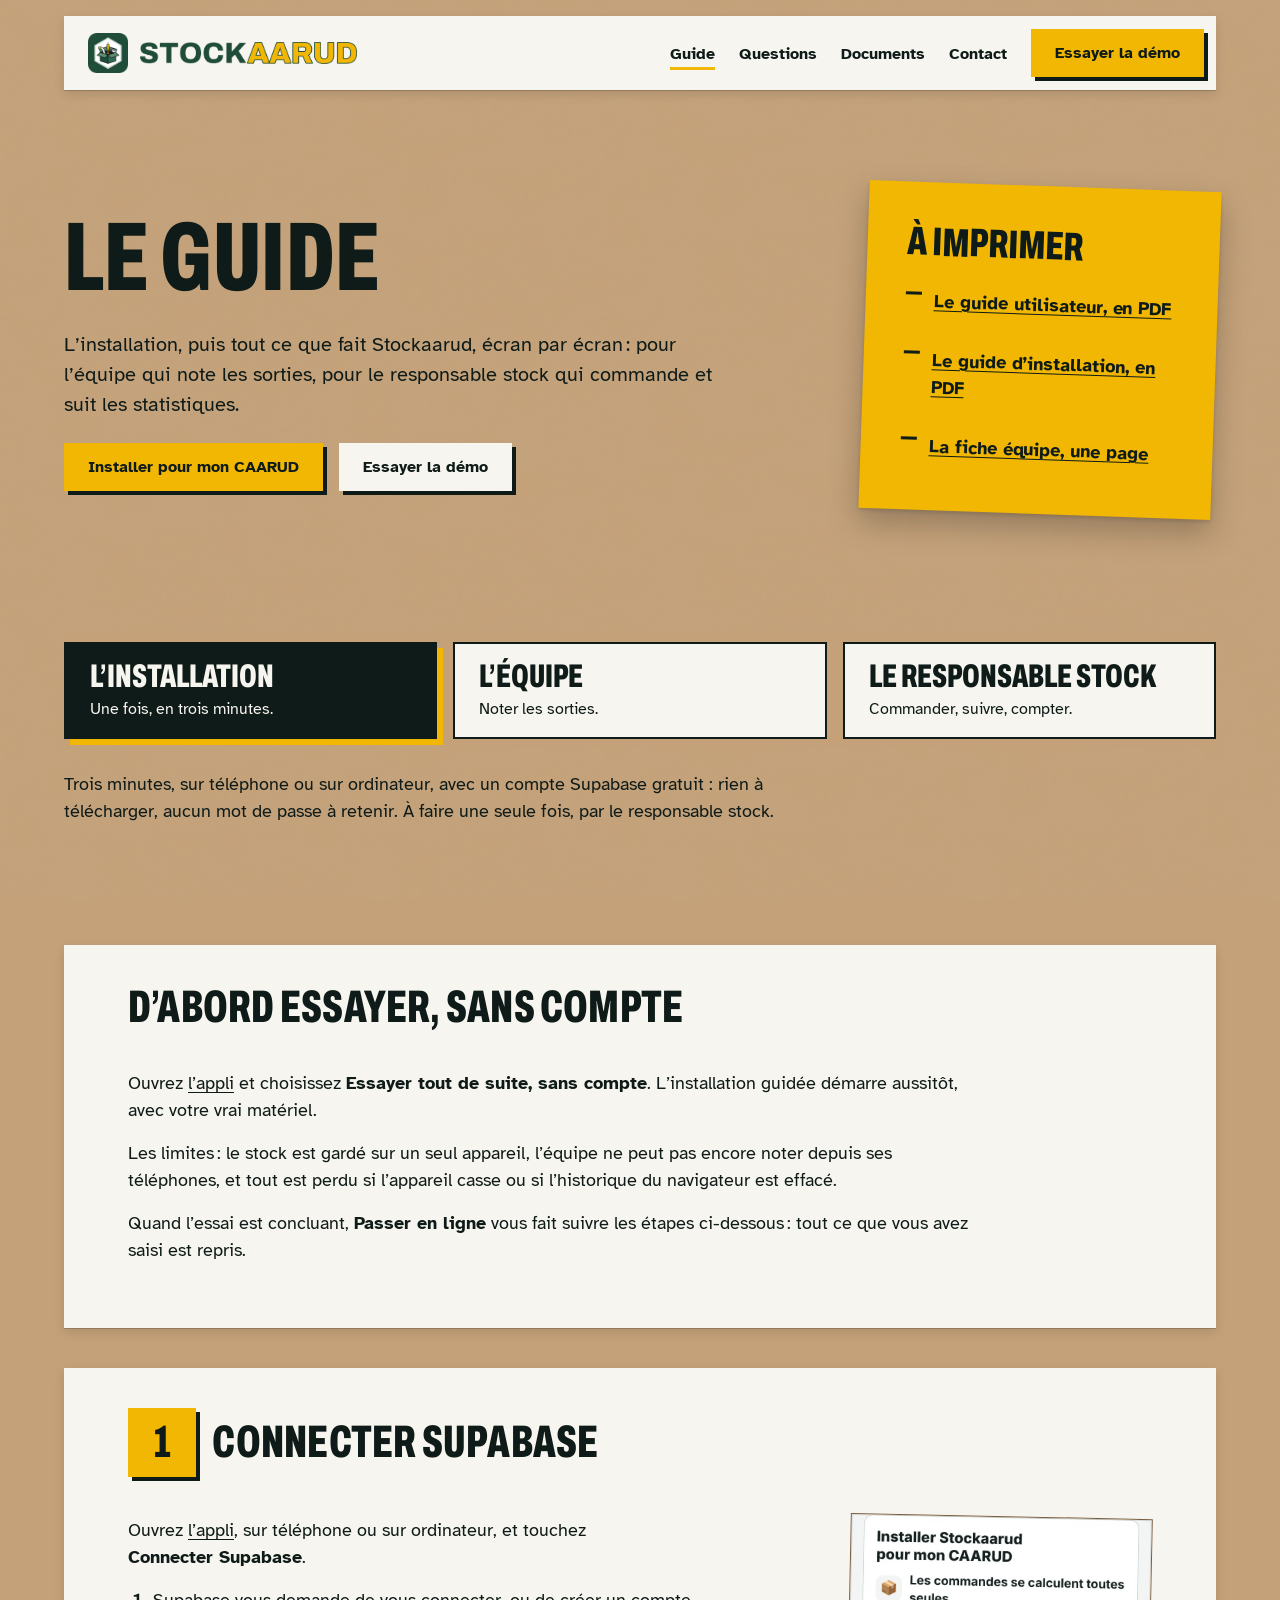
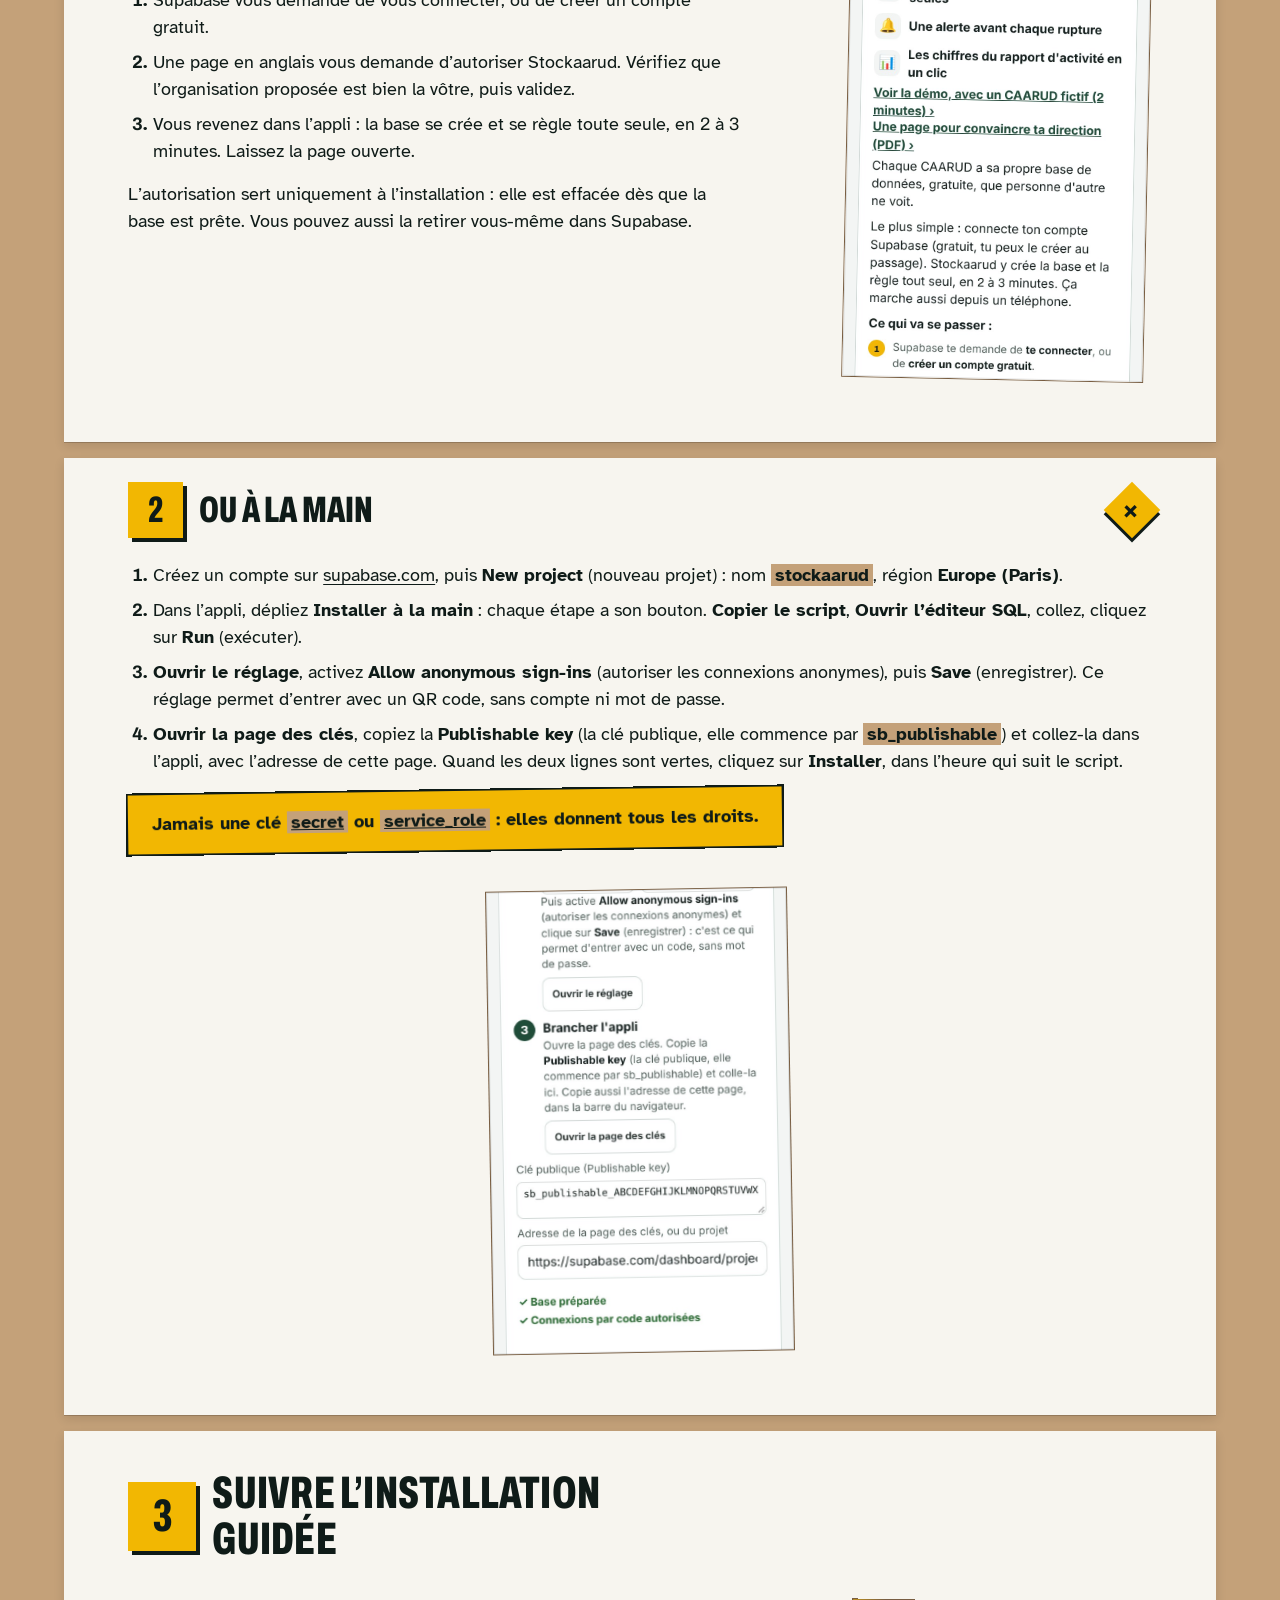
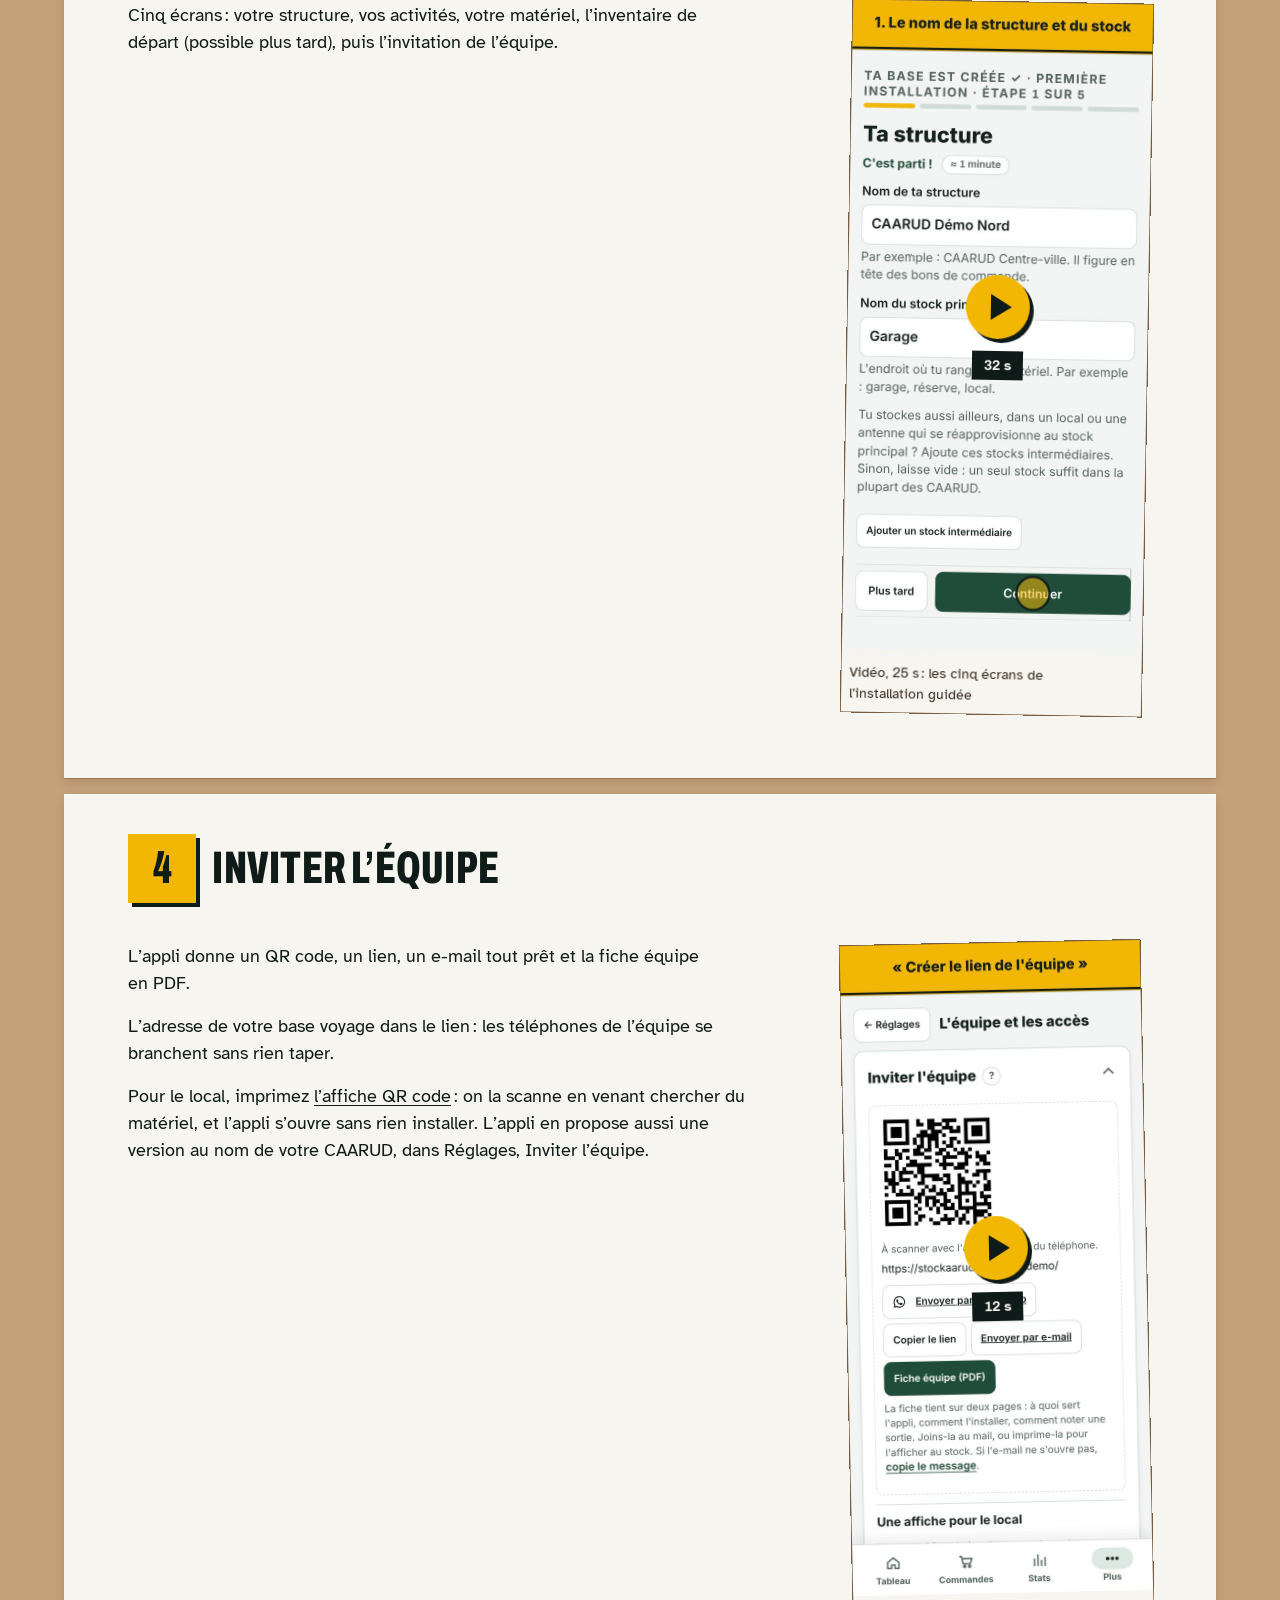
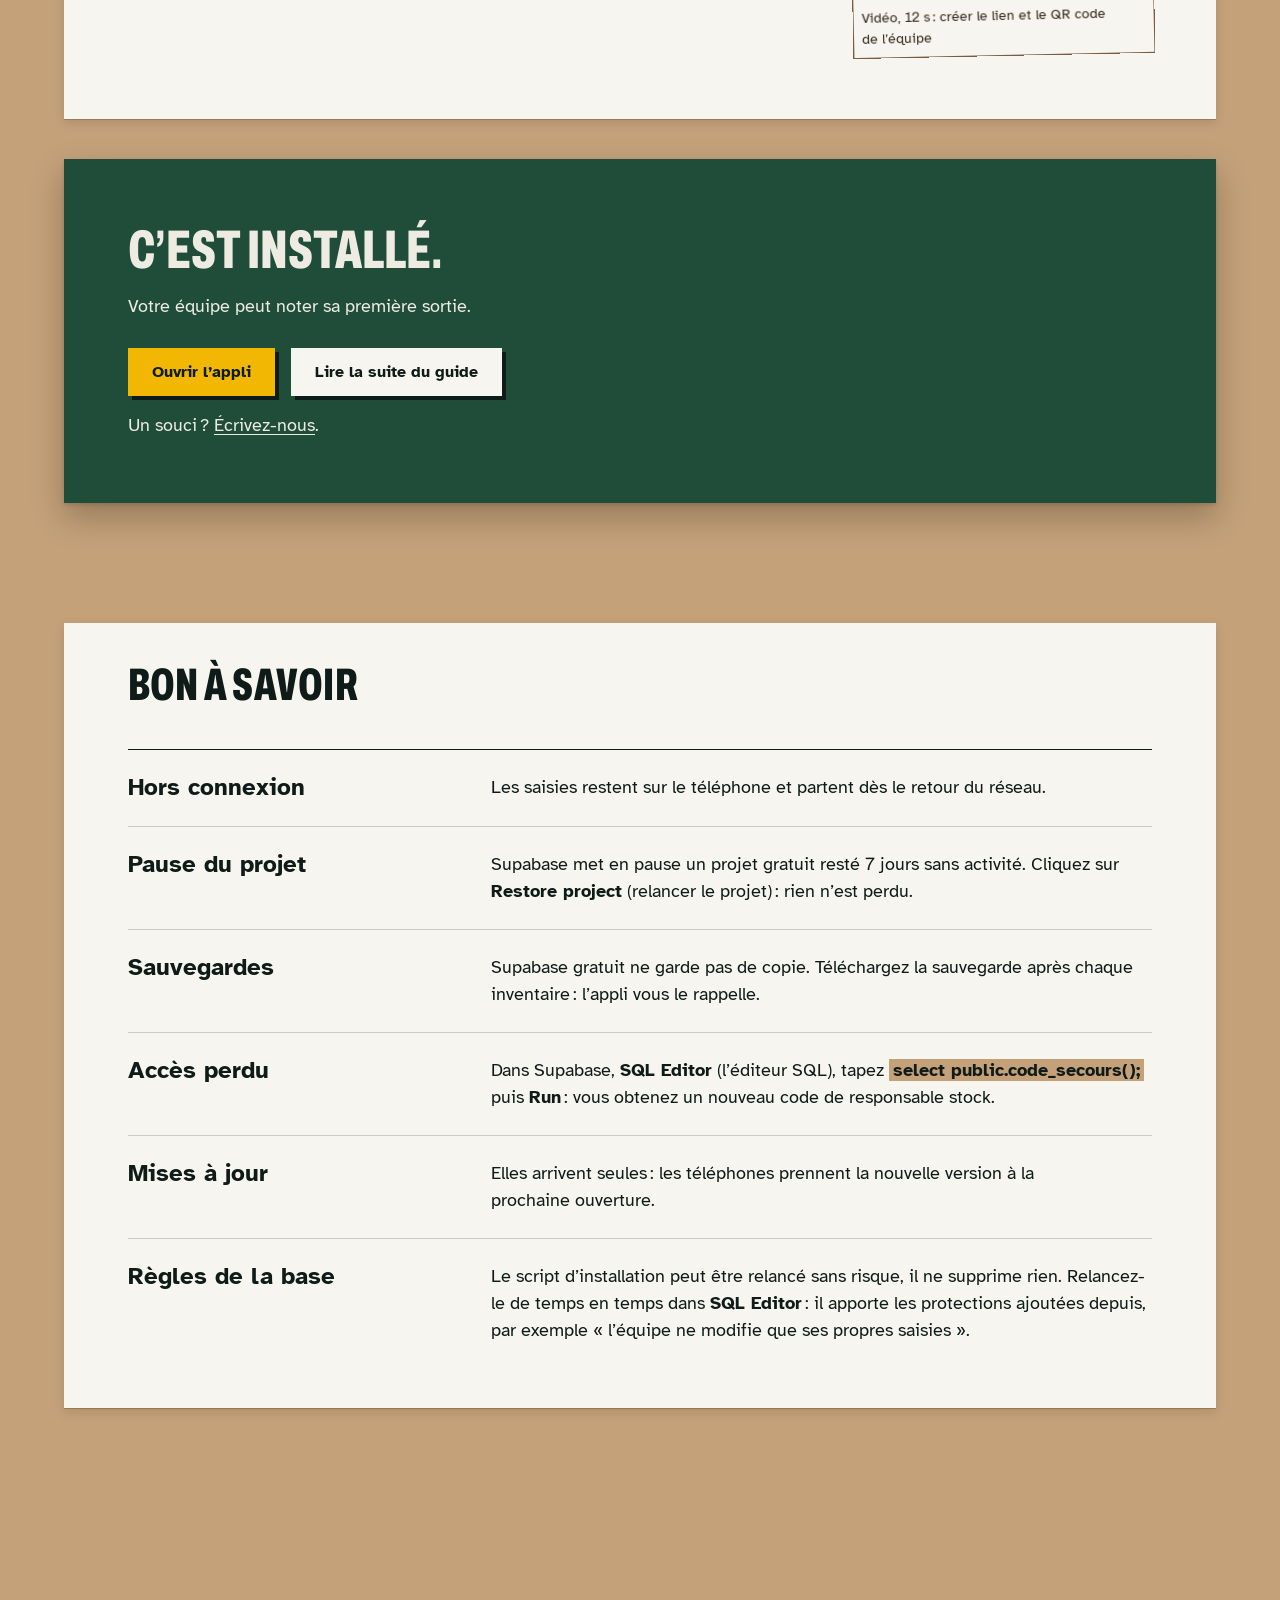
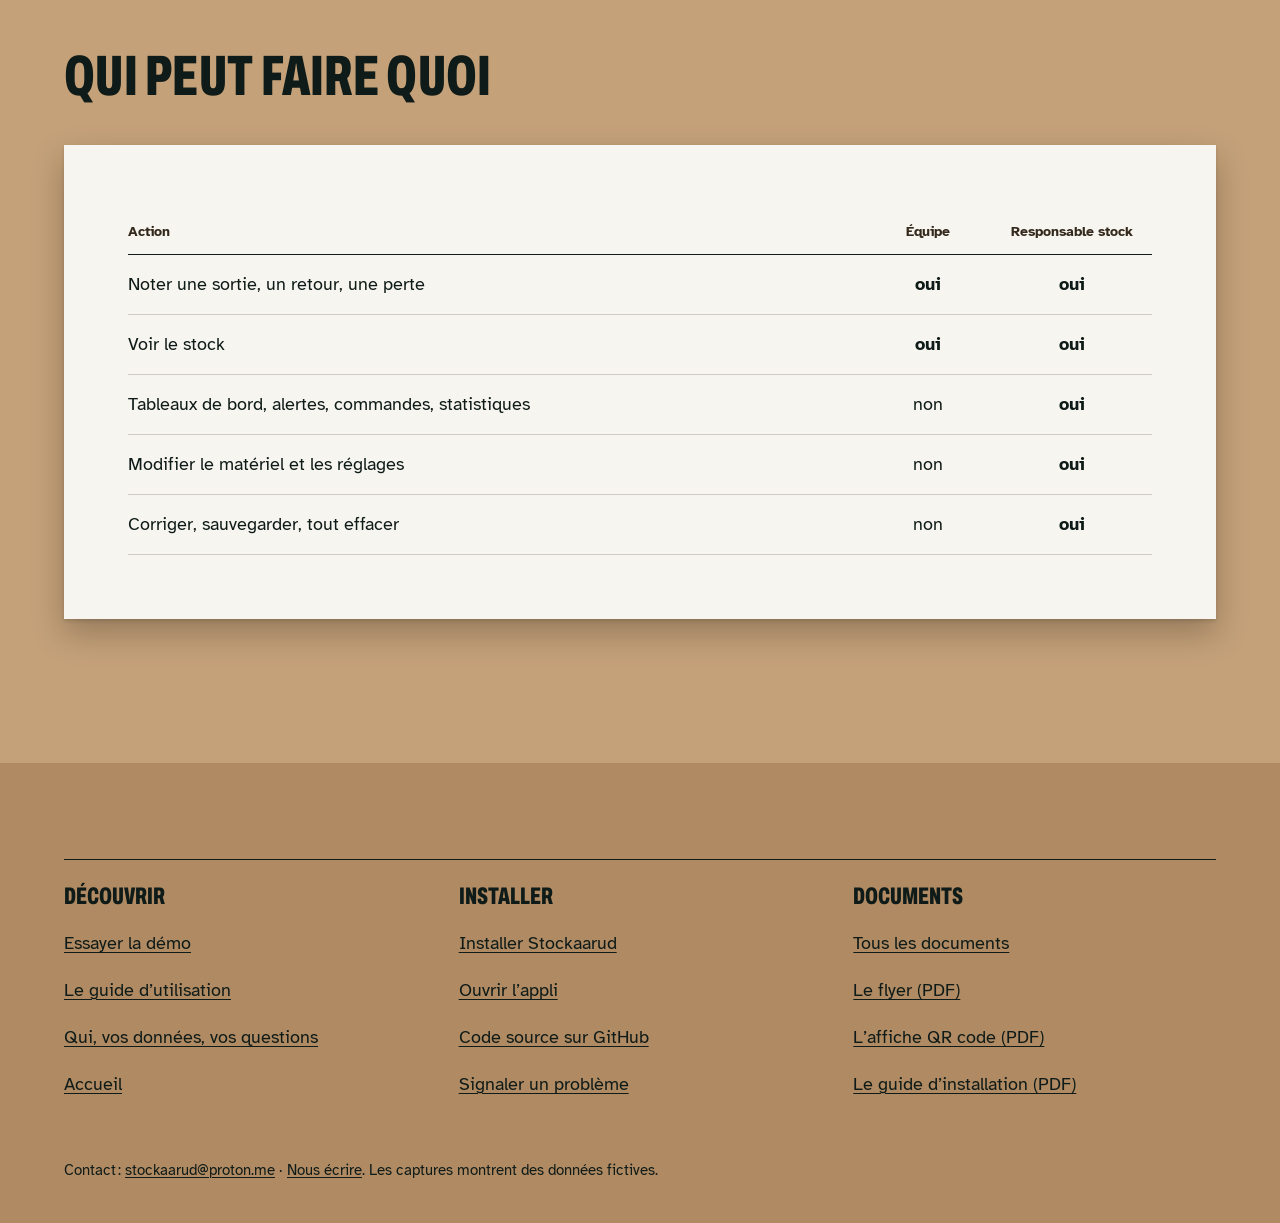
<file: installer.html>
<!doctype html>
<html lang="fr">
<head>
<meta charset="utf-8">
<meta name="viewport" content="width=device-width, initial-scale=1">
<title>Installer Stockaarud</title>
<meta name="robots" content="noindex">
<link rel="canonical" href="https://stockaarud.github.io/guide.html">
<script>location.replace('guide.html' + (location.hash && location.hash !== '#' ? location.hash : '#installation'));</script>
<meta http-equiv="refresh" content="0; url=guide.html#installation">
</head>
<body><p>L’installation est maintenant dans <a href="guide.html#installation">le guide</a>.</p></body>
</html>
</file>
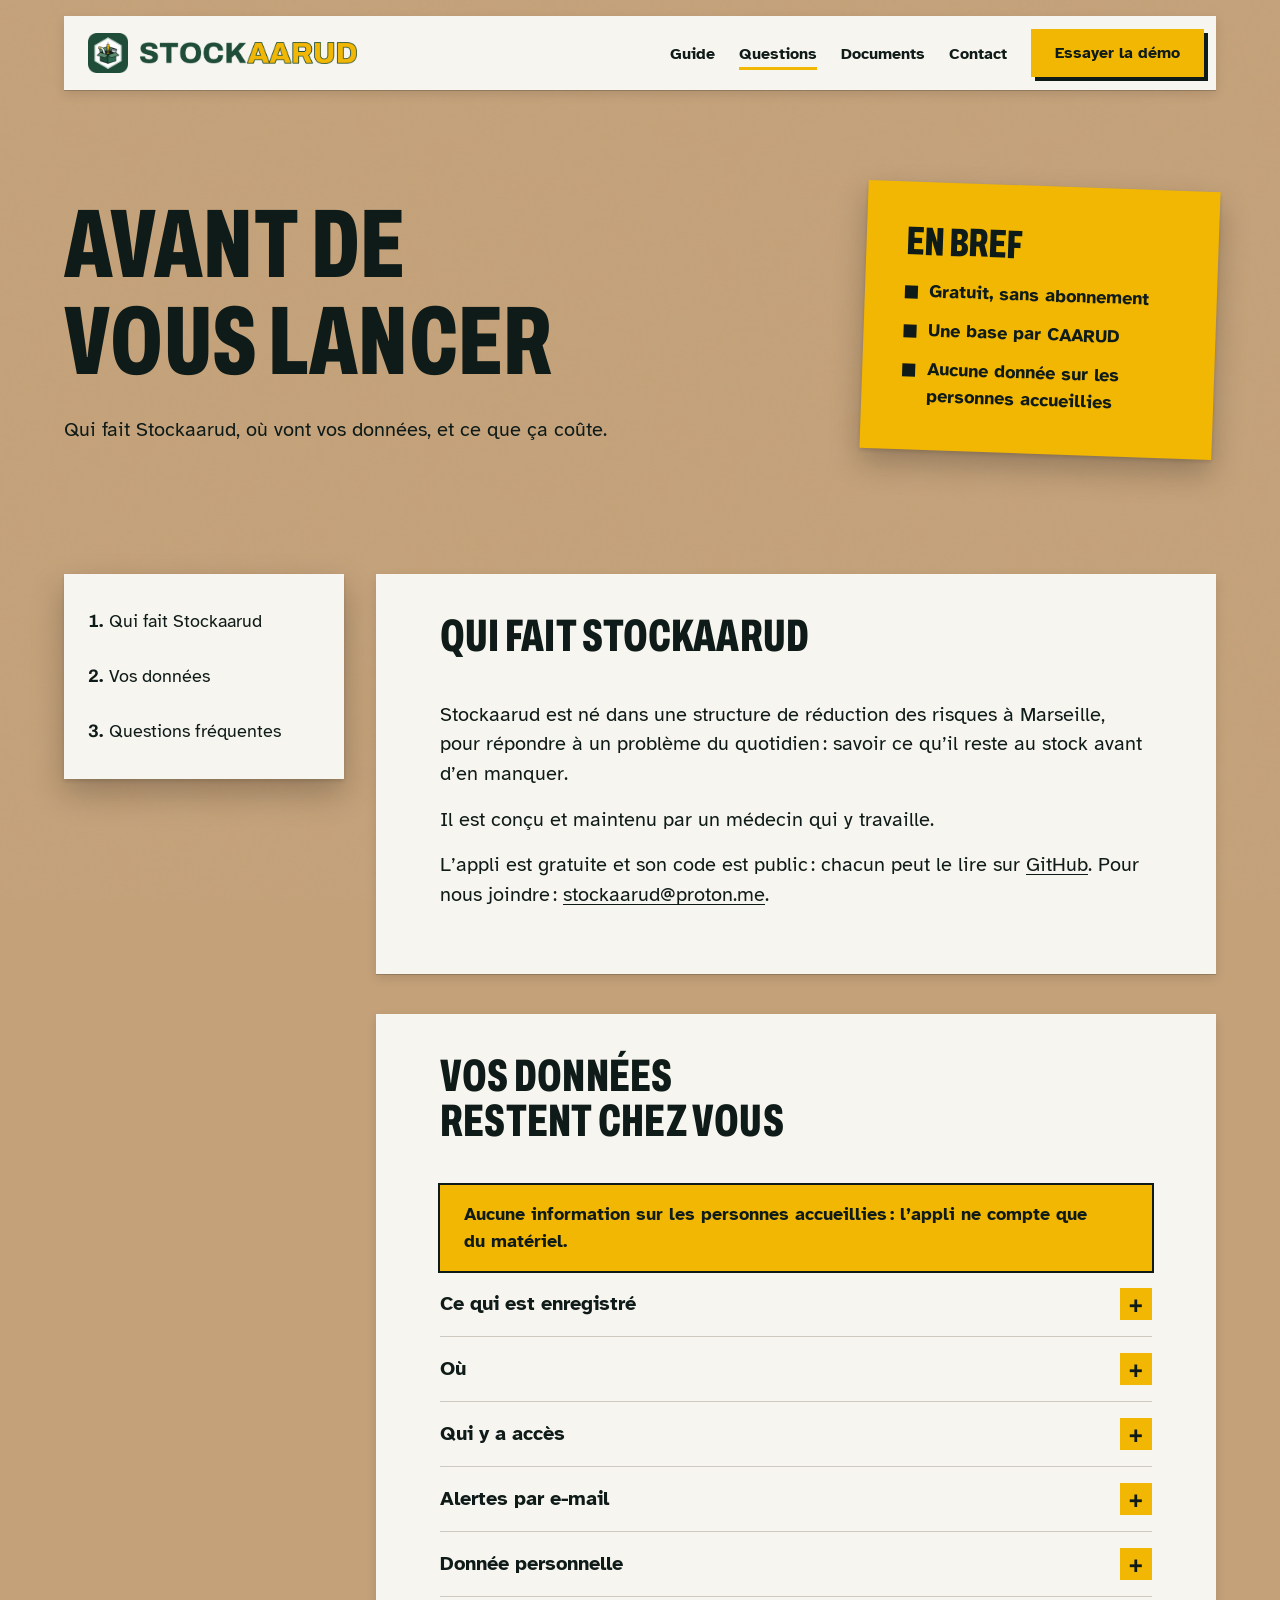
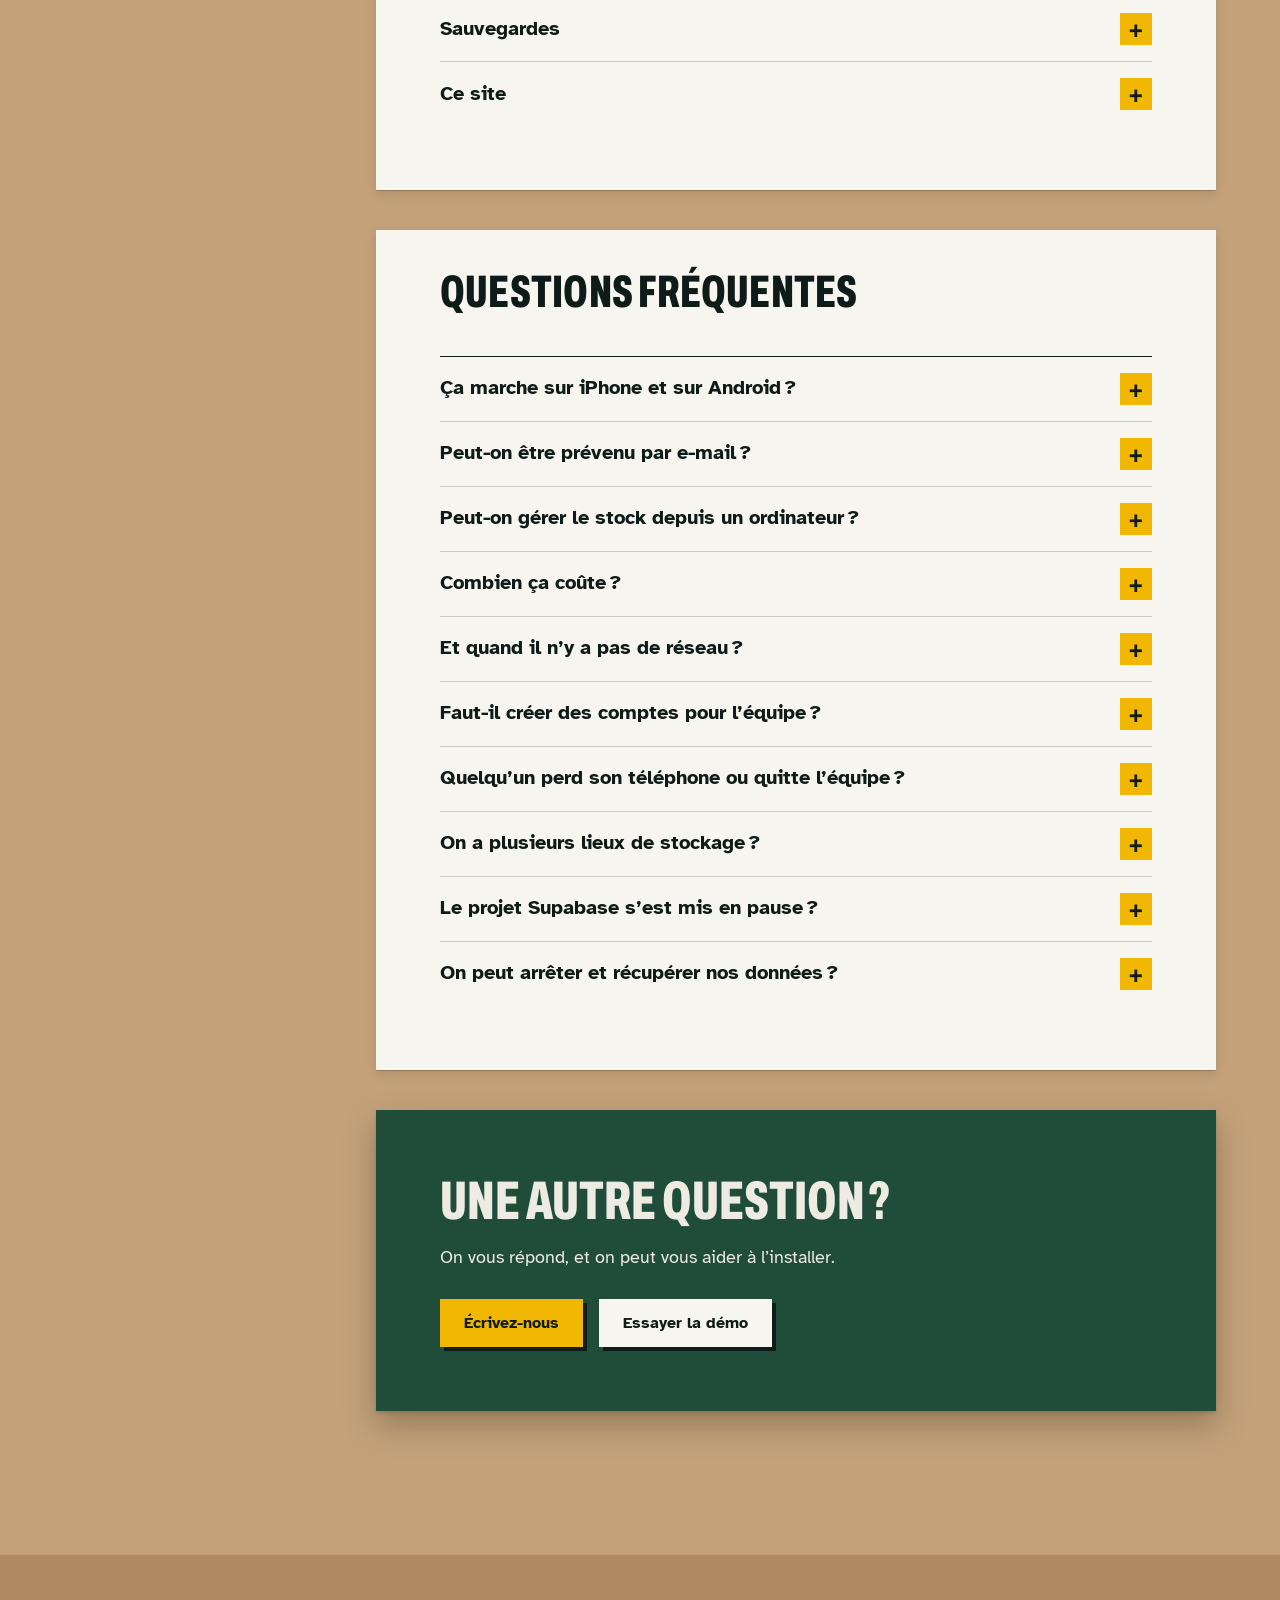
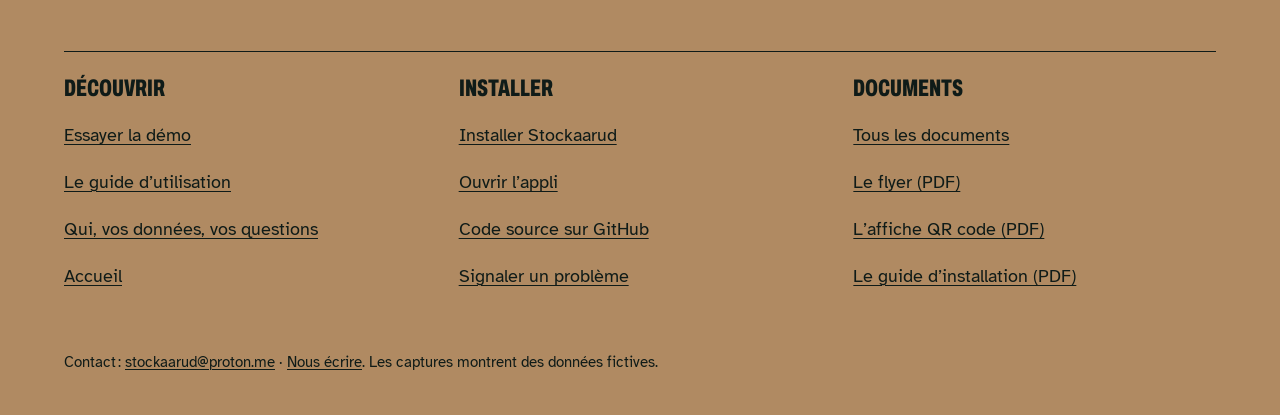
<file: questions.html>
<!doctype html>
<html lang="fr">
<head>
<meta charset="utf-8">
<meta name="viewport" content="width=device-width, initial-scale=1">
<title>Stockaarud : qui, vos données, vos questions</title>
<meta name="description" content="Qui fait Stockaarud, ce que l’appli enregistre, où vont les données de votre CAARUD, ce que ça coûte, et les réponses aux questions courantes.">
<meta name="theme-color" content="#1f4d3a">
<meta property="og:type" content="article">
<meta property="og:locale" content="fr_FR">
<meta property="og:site_name" content="Stockaarud">
<meta property="og:url" content="https://stockaarud.github.io/questions.html">
<meta property="og:title" content="Stockaarud : qui, vos données, vos questions">
<meta property="og:description" content="Qui fait Stockaarud, ce que l’appli enregistre, où vont vos données, ce que ça coûte.">
<meta property="og:image" content="https://stockaarud.github.io/img/og-stockaarud.jpg?v=3">
<meta property="og:image:width" content="1200">
<meta property="og:image:height" content="627">
<meta name="twitter:card" content="summary_large_image">
<link rel="icon" href="img/icon.png">
<link rel="stylesheet" href="site.css">
</head>
<body class="fibre">
<script>document.documentElement.classList.add('js');</script>

<header class="nav-wrap">
  <div class="container">
    <nav class="nav sheet" aria-label="Principale">
      <a class="wordmark" href="./" aria-label="Stockaarud, accueil"><img src="img/icon.png" width="40" height="40" alt=""><img class="wm" src="img/wordmark.png" width="1133" height="115" alt=""></a>
      <ul class="nav-links">
        <li class="nav-link"><a href="guide.html">Guide</a></li>
        <li class="nav-link"><a href="questions.html" aria-current="page">Questions</a></li>
        <li class="nav-link"><a href="documents.html">Documents</a></li>
        <li class="nav-link"><a href="./#contact">Contact</a></li>
        <li class="nav-link nav-link--app"><a href="https://stockaarud.github.io/stockaarud/" target="_blank" rel="noopener">Déjà installé ? Ouvrir l’appli</a></li>
        <li><a class="btn btn--primary btn--nav" href="demo/" target="_blank" rel="noopener">Essayer la démo</a></li>
      </ul>
      <details class="nav-menu">
        <summary aria-label="Menu"><span class="burger" aria-hidden="true"><i></i><i></i><i></i></span>Menu</summary>
        <div class="nav-drop sheet">
          <ul>
            <li><a href="guide.html">Guide</a></li>
            <li><a href="questions.html" aria-current="page">Questions</a></li>
            <li><a href="documents.html">Documents</a></li>
            <li><a href="./#contact">Contact</a></li>
          </ul>
          <a class="btn btn--primary" href="demo/" target="_blank" rel="noopener">Essayer la démo</a>
          <a class="nav-drop-app" href="https://stockaarud.github.io/stockaarud/" target="_blank" rel="noopener">Déjà installé ? Ouvrir l’appli</a>
        </div>
      </details>
    </nav>
  </div>
</header>

<main>
  <section class="doc-hero" aria-labelledby="titre">
    <div class="container doc-hero-grid">
      <div class="doc-hero-text">
        <h1 id="titre" class="h1-wide">Avant de vous lancer</h1>
        <p class="lead">Qui fait Stockaarud, où vont vos données, et ce que ça coûte.</p>
      </div>
      <div class="sheet sheet--fluoro need" style="--r: 2deg">
        <p class="need-t">En bref</p>
        <ul class="need-plain">
          <li>Gratuit, sans abonnement</li>
          <li>Une base par CAARUD</li>
          <li>Aucune donnée sur les personnes accueillies</li>
        </ul>
      </div>
    </div>
  </section>

  <div class="container doc">
    <nav class="toc sheet" aria-label="Sur cette page">
      <ol>
        <li><a href="#qui">Qui fait Stockaarud</a></li>
        <li><a href="#donnees">Vos données</a></li>
        <li><a href="#faq">Questions fréquentes</a></li>
      </ol>
    </nav>

    <div>
      <section id="qui" class="qsheet" aria-labelledby="qui-t">
        <h2 id="qui-t" class="doc-h2">Qui fait Stockaarud</h2>
        <div class="prose">
          <p>Stockaarud est né dans une structure de réduction des risques à Marseille, pour répondre à un problème du quotidien : savoir ce qu’il reste au stock avant d’en manquer.</p>
          <p>Il est conçu et maintenu par un médecin qui y travaille.</p>
          <p>L’appli est gratuite et son code est public : chacun peut le lire sur <a href="https://github.com/Stockaarud/stockaarud">GitHub</a>. Pour nous joindre : <a href="mailto:stockaarud@proton.me">stockaarud@proton.me</a>.</p>
        </div>
      </section>

      <section class="qsheet" id="donnees" aria-labelledby="donnees-t">
        <h2 id="donnees-t" class="doc-h2">Vos données restent chez vous</h2>
        <p class="qflag">Aucune information sur les personnes accueillies : l’appli ne compte que du matériel.</p>
        <div class="faq">
          <details class="qa"><summary>Ce qui est enregistré</summary><div class="qa-a"><p>Le catalogue, les entrées et sorties de matériel (produit, quantité, activité, date), les commandes, les noms des fournisseurs et des associations partenaires. Les sorties ne portent aucun nom.</p></div></details>
          <details class="qa"><summary>Où</summary><div class="qa-a"><p>Dans une base Supabase que votre CAARUD crée lui-même, à son nom. Le guide conseille la région Europe (Paris). Il n’y a pas de base commune.</p></div></details>
          <details class="qa"><summary>Qui y a accès</summary><div class="qa-a"><p>Votre équipe, par le code ou le QR code que vous lui donnez, et vos responsables stock. Les règles sont appliquées par la base elle-même. Nous n’avons pas accès à votre base.</p></div></details>
          <details class="qa"><summary>Alertes par e-mail</summary><div class="qa-a"><p>Facultatives. Si vous les activez, l’appli confie à un service d’envoi tenu par Stockaarud le nom du CAARUD, les noms de produits concernés, les jours de stock restants et les adresses destinataires, le temps d’envoyer le mail. Rien sur les personnes accueillies. Chaque adresse doit confirmer son inscription et peut se désabonner d’un clic.</p></div></details>
          <details class="qa"><summary>Donnée personnelle</summary><div class="qa-a"><p>Une seule : l’adresse e-mail du compte responsable stock, conservée dans votre projet Supabase.</p></div></details>
          <details class="qa"><summary>Sauvegardes</summary><div class="qa-a"><p>Supabase gratuit ne garde pas de copie. L’appli télécharge une sauvegarde complète en un geste, et vous le rappelle.</p></div></details>
          <details class="qa"><summary>Ce site</summary><div class="qa-a"><p>Il est hébergé par GitHub et ne reçoit aucune donnée de stock. Le formulaire de contact transmet votre message par le service Formspree.</p></div></details>
        </div>
      </section>

      <section class="qsheet" id="faq" aria-labelledby="faq-t">
        <h2 id="faq-t" class="doc-h2">Questions fréquentes</h2>
        <div class="faq">
          <details class="qa"><summary>Ça marche sur iPhone et sur Android ?</summary><div class="qa-a"><p>Oui. Stockaarud s’ouvre dans le navigateur, sur téléphone comme sur ordinateur. Pour l’avoir comme une appli, ajoutez-le à l’écran d’accueil : dans Safari, Partager puis « Sur l’écran d’accueil » ; dans Chrome, le menu puis « Ajouter à l’écran d’accueil ».</p></div></details>
          <details class="qa"><summary>Peut-on être prévenu par e-mail ?</summary><div class="qa-a"><p>Oui. Dans Réglages, Alertes par e-mail, indiquez une ou plusieurs adresses : un mail part quand l’équipe signale une rupture, quand un produit sera épuisé avant la prochaine livraison, et un récap « Météo du stock » peut arriver chaque semaine, toutes les deux semaines ou chaque mois. Les mails partent quand un appareil de l’équipe ouvre l’appli avec du réseau. Si le mail de confirmation n’arrive pas, regardez dans les indésirables : certaines messageries d’association bloquent les expéditeurs inconnus.</p></div></details>
          <details class="qa"><summary>Peut-on gérer le stock depuis un ordinateur ?</summary><div class="qa-a"><p>Oui, et c’est même plus confortable pour le responsable stock. Ouvrez la même adresse, <a href="https://stockaarud.github.io/stockaarud/" target="_blank" rel="noopener">stockaarud.github.io/stockaarud</a>, sur l’ordinateur du bureau, puis connectez-vous avec votre e-mail, ou avec un code de responsable stock créé depuis votre téléphone (Réglages, Accès et appareils). Le téléphone et l’ordinateur voient le même stock, en direct.</p><p>Sur grand écran : les commandes et le bon de commande, les statistiques en grand, l’inventaire sur une page, le matériel à télécharger et réimporter en tableur, les PDF pour le rapport d’activité.</p></div></details>
          <details class="qa"><summary>Combien ça coûte ?</summary><div class="qa-a"><p>Rien. L’appli est gratuite, sans abonnement. La base de données est un projet Supabase gratuit, limité à 500 Mo de données et 1 Go de photos : c’est très au-delà de ce qu’un CAARUD utilise.</p></div></details>
          <details class="qa"><summary>Et quand il n’y a pas de réseau ?</summary><div class="qa-a"><p>L’équipe continue de noter. Les saisies restent sur le téléphone et partent dès le retour de la connexion.</p></div></details>
          <details class="qa"><summary>Faut-il créer des comptes pour l’équipe ?</summary><div class="qa-a"><p>Non. L’équipe entre avec un QR code ou un lien. Les responsables stock aussi, avec un code de gestion. Aucun mot de passe à retenir.</p></div></details>
          <details class="qa"><summary>Quelqu’un perd son téléphone ou quitte l’équipe ?</summary><div class="qa-a"><p>Dans Réglages, « Retirer l’accès de toute l’équipe » déconnecte tous les téléphones. Vous redonnez ensuite un nouveau code aux personnes qui restent.</p></div></details>
          <details class="qa"><summary>On a plusieurs lieux de stockage ?</summary><div class="qa-a"><p>C’est prévu : un stock principal et, si besoin, des stocks intermédiaires (un local, une antenne) qui s’y réapprovisionnent.</p></div></details>
          <details class="qa"><summary>Le projet Supabase s’est mis en pause ?</summary><div class="qa-a"><p>Supabase met en pause un projet gratuit resté 7 jours sans activité. Cliquez sur « Restore project » dans Supabase : aucune donnée n’est perdue.</p></div></details>
          <details class="qa"><summary>On peut arrêter et récupérer nos données ?</summary><div class="qa-a"><p>Oui, à tout moment. L’appli exporte les mouvements, le catalogue et une sauvegarde complète. Pour tout effacer, supprimez votre projet Supabase : il n’existe aucune autre copie.</p></div></details>
        </div>

      </section>

      <div class="sheet sheet--wall done">
        <p class="done-t">Une autre question ?</p>
        <p>On vous répond, et on peut vous aider à l’installer.</p>
        <div class="actions"><a class="btn btn--primary" href="./#contact">Écrivez-nous</a><a class="btn btn--secondary" href="demo/" target="_blank" rel="noopener">Essayer la démo</a></div>
      </div>
    </div>
  </div>
</main>

<footer class="footer">
  <div class="container">
    <div class="footer-grid footer-grid--3">
      <div><h3 class="footer-h">Découvrir</h3><ul>
        <li><a href="demo/" target="_blank" rel="noopener">Essayer la démo</a></li>
        <li><a href="guide.html">Le guide d’utilisation</a></li>
        <li><a href="questions.html">Qui, vos données, vos questions</a></li>
        <li><a href="./">Accueil</a></li>
      </ul></div>
      <div><h3 class="footer-h">Installer</h3><ul>
        <li><a href="guide.html#installation">Installer Stockaarud</a></li>
        <li><a href="https://stockaarud.github.io/stockaarud/" target="_blank" rel="noopener">Ouvrir l’appli</a></li>
        <li><a href="https://github.com/Stockaarud/stockaarud">Code source sur GitHub</a></li>
        <li><a href="https://github.com/Stockaarud/stockaarud/issues">Signaler un problème</a></li>
      </ul></div>
      <div><h3 class="footer-h">Documents</h3><ul>
        <li><a href="documents.html">Tous les documents<span class="foot-more"> : flyer, affiche, guides PDF</span></a></li>
        <li><a href="flyer/flyer-stockaarud-A5.pdf">Le flyer (PDF)</a></li>
        <li><a href="flyer/affiche-qr-stockaarud.pdf">L’affiche QR code (PDF)</a></li>
        <li><a href="docs/guide-installation-stockaarud.pdf">Le guide d’installation (PDF)</a></li>
      </ul></div>
      <p class="footer-note"><small>Contact : <a href="mailto:stockaarud@proton.me">stockaarud@proton.me</a> · <a href="./#contact">Nous écrire</a>. Les captures montrent des données fictives.</small></p>
    </div>
  </div>
</footer>
<script>window.hallmarkSlots = (m) => { for (const [k, v] of Object.entries(m)) { const s = document.querySelector(`[data-slot="${k}"]`); if (!s) continue; const im = new Image(); im.src = typeof v === 'string' ? v : v.src; im.alt = (typeof v === 'object' && v.alt) || s.dataset.alt || ''; s.querySelectorAll(':scope > img').forEach((o) => o.remove()); s.prepend(im); } };
document.querySelectorAll('[data-slot] img').forEach((i) => { if (i.complete && !i.naturalWidth) i.remove(); else i.addEventListener('error', () => i.remove(), { once: true }); });</script>
<script>if(!matchMedia('(prefers-reduced-motion: reduce)').matches)document.addEventListener('pointerdown',(e)=>{const t=e.target.closest&&e.target.closest('a,button,summary,.tab');if(!t)return;const d=document.createElement('span');d.className='tapfx';d.style.left=e.clientX+'px';d.style.top=e.clientY+'px';document.body.appendChild(d);setTimeout(()=>d.remove(),500)},{passive:true});
document.addEventListener('click',(e)=>{const m=document.querySelector('.nav-menu[open]');if(m&&(!m.contains(e.target)||e.target.closest('.nav-drop a')))m.open=false});
document.addEventListener('keydown',(e)=>{if(e.key!=='Escape')return;const m=document.querySelector('.nav-menu[open]');if(m){m.open=false;m.querySelector('summary').focus()}});</script>
</body>
</html>
</file>
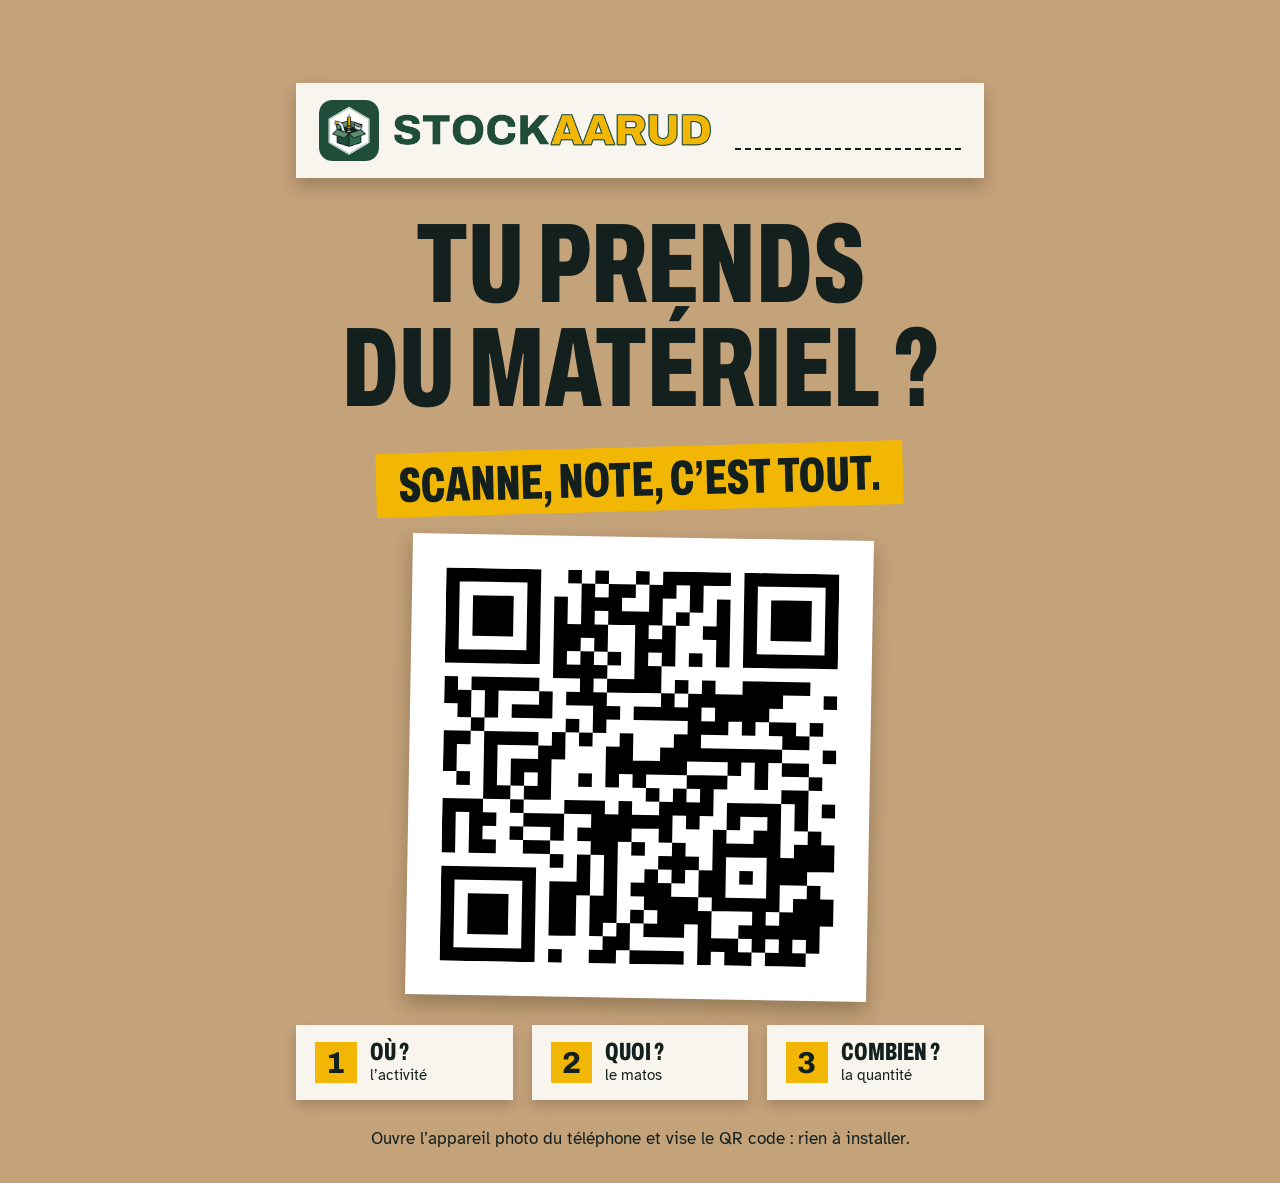
<file: flyer/affiche-qr.html>
<!doctype html>
<html lang="fr">
<head>
<meta charset="utf-8">
<meta name="robots" content="noindex">
<title>Affiche QR code Stockaarud</title>
<style>
@font-face{font-family:"StkNum";src:url(../fonts/archivo-chiffres.woff2) format("woff2");font-weight:100 900;unicode-range:U+0030-0039}
@font-face{font-family:Archivo;src:url(../fonts/archivo.woff2) format("woff2");font-weight:100 900;font-stretch:62% 125%}
@font-face{font-family:"Atkinson Hyperlegible";src:url(../fonts/atkinson-hyperlegible-latin-400-normal.woff2) format("woff2");font-weight:400}
@font-face{font-family:"Atkinson Hyperlegible";src:url(../fonts/atkinson-hyperlegible-latin-700-normal.woff2) format("woff2");font-weight:700}
:root{--kraft:#c4a27a;--paper:#f7f5ee;--ink:#14201d;--green:#1f4d3a;--yellow:#f2b705;--muted:#4b4136}
*{box-sizing:border-box;margin:0}
@page{size:210mm 297mm;margin:0}
html,body{background:var(--kraft)}
body{font-family:"StkNum","Atkinson Hyperlegible",sans-serif;color:var(--ink)}
.a{width:210mm;height:297mm;position:relative;overflow:hidden;padding:14mm 14mm 12mm;background:var(--kraft);display:flex;flex-direction:column;align-items:center;gap:7mm}
.top{align-self:stretch;display:flex;align-items:center;justify-content:space-between;background:var(--paper);padding:4.5mm 6mm;box-shadow:0 2mm 4mm rgba(40,25,10,.25)}
.brand{display:flex;align-items:center}.top img.ic{width:16mm;height:16mm}.top img.wm{height:8.5mm;margin-left:4mm}
.top .lieu{font-family:Archivo;font-weight:800;font-stretch:62%;text-transform:uppercase;font-size:8mm;border-bottom:.6mm dashed var(--ink);min-width:60mm;text-align:right;padding:0 1mm 1mm;color:var(--muted)}
h1{font-family:Archivo;font-weight:800;font-stretch:62%;text-transform:uppercase;line-height:.92;font-size:30mm;text-align:center;margin-top:2mm}
.sub{font-family:Archivo;font-weight:800;font-stretch:62%;text-transform:uppercase;font-size:13mm;background:var(--yellow);padding:1.5mm 6mm;transform:rotate(-1.5deg)}
.qr{background:#fff;padding:9mm;box-shadow:0 2.5mm 5mm rgba(40,25,10,.3);transform:rotate(1deg)}
.qr svg{width:104mm;height:104mm;display:block}
.steps{align-self:stretch;display:grid;grid-template-columns:1fr 1fr 1fr;gap:5mm}
.s{background:var(--paper);padding:4mm 5mm;box-shadow:0 1.5mm 3mm rgba(40,25,10,.22);display:flex;align-items:center;gap:3.5mm}
.s i{font-style:normal;flex:none;width:11mm;height:11mm;background:var(--yellow);display:grid;place-items:center;font-family:Archivo;font-weight:800;font-size:8mm}
.s b{display:block;font-family:Archivo;font-weight:800;font-stretch:62%;text-transform:uppercase;font-size:6.6mm;line-height:1;white-space:nowrap}.s span{font-size:4mm}
.foot{margin-top:auto;text-align:center;font-size:4.4mm;line-height:1.4;max-width:170mm}
@media screen and (min-width:230mm){body{display:grid;place-items:center;padding:8mm}}
</style>
</head>
<body>
<section class="a">
  <div class="top"><div class="brand"><img class="ic" src="../img/icon.png" alt=""><img class="wm" src="../img/wordmark.png" alt="Stockaarud"></div><span class="lieu" aria-hidden="true">&nbsp;</span></div>
  <h1>Tu prends<br>du matériel ?</h1>
  <p class="sub">Scanne, note, c’est tout.</p>
  <div class="qr"><svg role="img" aria-label="QR code vers l’appli Stockaarud" version="1.1" xmlns="http://www.w3.org/2000/svg" viewBox="0 0 232 232"  preserveAspectRatio="xMinYMin meet"><rect width="100%" height="100%" fill="white" cx="0" cy="0"/><path d="M0,0l8,0 0,8 -8,0 0,-8z M8,0l8,0 0,8 -8,0 0,-8z M16,0l8,0 0,8 -8,0 0,-8z M24,0l8,0 0,8 -8,0 0,-8z M32,0l8,0 0,8 -8,0 0,-8z M40,0l8,0 0,8 -8,0 0,-8z M48,0l8,0 0,8 -8,0 0,-8z M72,0l8,0 0,8 -8,0 0,-8z M88,0l8,0 0,8 -8,0 0,-8z M112,0l8,0 0,8 -8,0 0,-8z M128,0l8,0 0,8 -8,0 0,-8z M136,0l8,0 0,8 -8,0 0,-8z M144,0l8,0 0,8 -8,0 0,-8z M152,0l8,0 0,8 -8,0 0,-8z M160,0l8,0 0,8 -8,0 0,-8z M176,0l8,0 0,8 -8,0 0,-8z M184,0l8,0 0,8 -8,0 0,-8z M192,0l8,0 0,8 -8,0 0,-8z M200,0l8,0 0,8 -8,0 0,-8z M208,0l8,0 0,8 -8,0 0,-8z M216,0l8,0 0,8 -8,0 0,-8z M224,0l8,0 0,8 -8,0 0,-8z M0,8l8,0 0,8 -8,0 0,-8z M48,8l8,0 0,8 -8,0 0,-8z M80,8l8,0 0,8 -8,0 0,-8z M96,8l8,0 0,8 -8,0 0,-8z M104,8l8,0 0,8 -8,0 0,-8z M120,8l8,0 0,8 -8,0 0,-8z M128,8l8,0 0,8 -8,0 0,-8z M144,8l8,0 0,8 -8,0 0,-8z M176,8l8,0 0,8 -8,0 0,-8z M224,8l8,0 0,8 -8,0 0,-8z M0,16l8,0 0,8 -8,0 0,-8z M16,16l8,0 0,8 -8,0 0,-8z M24,16l8,0 0,8 -8,0 0,-8z M32,16l8,0 0,8 -8,0 0,-8z M48,16l8,0 0,8 -8,0 0,-8z M64,16l8,0 0,8 -8,0 0,-8z M80,16l8,0 0,8 -8,0 0,-8z M88,16l8,0 0,8 -8,0 0,-8z M96,16l8,0 0,8 -8,0 0,-8z M120,16l8,0 0,8 -8,0 0,-8z M144,16l8,0 0,8 -8,0 0,-8z M160,16l8,0 0,8 -8,0 0,-8z M176,16l8,0 0,8 -8,0 0,-8z M192,16l8,0 0,8 -8,0 0,-8z M200,16l8,0 0,8 -8,0 0,-8z M208,16l8,0 0,8 -8,0 0,-8z M224,16l8,0 0,8 -8,0 0,-8z M0,24l8,0 0,8 -8,0 0,-8z M16,24l8,0 0,8 -8,0 0,-8z M24,24l8,0 0,8 -8,0 0,-8z M32,24l8,0 0,8 -8,0 0,-8z M48,24l8,0 0,8 -8,0 0,-8z M64,24l8,0 0,8 -8,0 0,-8z M80,24l8,0 0,8 -8,0 0,-8z M96,24l8,0 0,8 -8,0 0,-8z M104,24l8,0 0,8 -8,0 0,-8z M112,24l8,0 0,8 -8,0 0,-8z M120,24l8,0 0,8 -8,0 0,-8z M136,24l8,0 0,8 -8,0 0,-8z M160,24l8,0 0,8 -8,0 0,-8z M176,24l8,0 0,8 -8,0 0,-8z M192,24l8,0 0,8 -8,0 0,-8z M200,24l8,0 0,8 -8,0 0,-8z M208,24l8,0 0,8 -8,0 0,-8z M224,24l8,0 0,8 -8,0 0,-8z M0,32l8,0 0,8 -8,0 0,-8z M16,32l8,0 0,8 -8,0 0,-8z M24,32l8,0 0,8 -8,0 0,-8z M32,32l8,0 0,8 -8,0 0,-8z M48,32l8,0 0,8 -8,0 0,-8z M64,32l8,0 0,8 -8,0 0,-8z M72,32l8,0 0,8 -8,0 0,-8z M80,32l8,0 0,8 -8,0 0,-8z M88,32l8,0 0,8 -8,0 0,-8z M112,32l8,0 0,8 -8,0 0,-8z M128,32l8,0 0,8 -8,0 0,-8z M152,32l8,0 0,8 -8,0 0,-8z M160,32l8,0 0,8 -8,0 0,-8z M176,32l8,0 0,8 -8,0 0,-8z M192,32l8,0 0,8 -8,0 0,-8z M200,32l8,0 0,8 -8,0 0,-8z M208,32l8,0 0,8 -8,0 0,-8z M224,32l8,0 0,8 -8,0 0,-8z M0,40l8,0 0,8 -8,0 0,-8z M48,40l8,0 0,8 -8,0 0,-8z M64,40l8,0 0,8 -8,0 0,-8z M72,40l8,0 0,8 -8,0 0,-8z M88,40l8,0 0,8 -8,0 0,-8z M112,40l8,0 0,8 -8,0 0,-8z M120,40l8,0 0,8 -8,0 0,-8z M128,40l8,0 0,8 -8,0 0,-8z M160,40l8,0 0,8 -8,0 0,-8z M176,40l8,0 0,8 -8,0 0,-8z M224,40l8,0 0,8 -8,0 0,-8z M0,48l8,0 0,8 -8,0 0,-8z M8,48l8,0 0,8 -8,0 0,-8z M16,48l8,0 0,8 -8,0 0,-8z M24,48l8,0 0,8 -8,0 0,-8z M32,48l8,0 0,8 -8,0 0,-8z M40,48l8,0 0,8 -8,0 0,-8z M48,48l8,0 0,8 -8,0 0,-8z M64,48l8,0 0,8 -8,0 0,-8z M80,48l8,0 0,8 -8,0 0,-8z M96,48l8,0 0,8 -8,0 0,-8z M112,48l8,0 0,8 -8,0 0,-8z M128,48l8,0 0,8 -8,0 0,-8z M144,48l8,0 0,8 -8,0 0,-8z M160,48l8,0 0,8 -8,0 0,-8z M176,48l8,0 0,8 -8,0 0,-8z M184,48l8,0 0,8 -8,0 0,-8z M192,48l8,0 0,8 -8,0 0,-8z M200,48l8,0 0,8 -8,0 0,-8z M208,48l8,0 0,8 -8,0 0,-8z M216,48l8,0 0,8 -8,0 0,-8z M224,48l8,0 0,8 -8,0 0,-8z M64,56l8,0 0,8 -8,0 0,-8z M72,56l8,0 0,8 -8,0 0,-8z M80,56l8,0 0,8 -8,0 0,-8z M88,56l8,0 0,8 -8,0 0,-8z M112,56l8,0 0,8 -8,0 0,-8z M120,56l8,0 0,8 -8,0 0,-8z M0,64l8,0 0,8 -8,0 0,-8z M16,64l8,0 0,8 -8,0 0,-8z M24,64l8,0 0,8 -8,0 0,-8z M32,64l8,0 0,8 -8,0 0,-8z M40,64l8,0 0,8 -8,0 0,-8z M48,64l8,0 0,8 -8,0 0,-8z M80,64l8,0 0,8 -8,0 0,-8z M96,64l8,0 0,8 -8,0 0,-8z M104,64l8,0 0,8 -8,0 0,-8z M112,64l8,0 0,8 -8,0 0,-8z M120,64l8,0 0,8 -8,0 0,-8z M136,64l8,0 0,8 -8,0 0,-8z M152,64l8,0 0,8 -8,0 0,-8z M176,64l8,0 0,8 -8,0 0,-8z M184,64l8,0 0,8 -8,0 0,-8z M192,64l8,0 0,8 -8,0 0,-8z M200,64l8,0 0,8 -8,0 0,-8z M208,64l8,0 0,8 -8,0 0,-8z M0,72l8,0 0,8 -8,0 0,-8z M8,72l8,0 0,8 -8,0 0,-8z M24,72l8,0 0,8 -8,0 0,-8z M56,72l8,0 0,8 -8,0 0,-8z M72,72l8,0 0,8 -8,0 0,-8z M80,72l8,0 0,8 -8,0 0,-8z M88,72l8,0 0,8 -8,0 0,-8z M128,72l8,0 0,8 -8,0 0,-8z M144,72l8,0 0,8 -8,0 0,-8z M152,72l8,0 0,8 -8,0 0,-8z M160,72l8,0 0,8 -8,0 0,-8z M168,72l8,0 0,8 -8,0 0,-8z M176,72l8,0 0,8 -8,0 0,-8z M184,72l8,0 0,8 -8,0 0,-8z M192,72l8,0 0,8 -8,0 0,-8z M224,72l8,0 0,8 -8,0 0,-8z M8,80l8,0 0,8 -8,0 0,-8z M24,80l8,0 0,8 -8,0 0,-8z M40,80l8,0 0,8 -8,0 0,-8z M48,80l8,0 0,8 -8,0 0,-8z M56,80l8,0 0,8 -8,0 0,-8z M88,80l8,0 0,8 -8,0 0,-8z M96,80l8,0 0,8 -8,0 0,-8z M112,80l8,0 0,8 -8,0 0,-8z M120,80l8,0 0,8 -8,0 0,-8z M128,80l8,0 0,8 -8,0 0,-8z M136,80l8,0 0,8 -8,0 0,-8z M144,80l8,0 0,8 -8,0 0,-8z M160,80l8,0 0,8 -8,0 0,-8z M168,80l8,0 0,8 -8,0 0,-8z M176,80l8,0 0,8 -8,0 0,-8z M184,80l8,0 0,8 -8,0 0,-8z M16,88l8,0 0,8 -8,0 0,-8z M72,88l8,0 0,8 -8,0 0,-8z M88,88l8,0 0,8 -8,0 0,-8z M144,88l8,0 0,8 -8,0 0,-8z M152,88l8,0 0,8 -8,0 0,-8z M160,88l8,0 0,8 -8,0 0,-8z M176,88l8,0 0,8 -8,0 0,-8z M192,88l8,0 0,8 -8,0 0,-8z M200,88l8,0 0,8 -8,0 0,-8z M216,88l8,0 0,8 -8,0 0,-8z M0,96l8,0 0,8 -8,0 0,-8z M8,96l8,0 0,8 -8,0 0,-8z M24,96l8,0 0,8 -8,0 0,-8z M32,96l8,0 0,8 -8,0 0,-8z M40,96l8,0 0,8 -8,0 0,-8z M48,96l8,0 0,8 -8,0 0,-8z M64,96l8,0 0,8 -8,0 0,-8z M80,96l8,0 0,8 -8,0 0,-8z M104,96l8,0 0,8 -8,0 0,-8z M136,96l8,0 0,8 -8,0 0,-8z M144,96l8,0 0,8 -8,0 0,-8z M200,96l8,0 0,8 -8,0 0,-8z M208,96l8,0 0,8 -8,0 0,-8z M0,104l8,0 0,8 -8,0 0,-8z M24,104l8,0 0,8 -8,0 0,-8z M56,104l8,0 0,8 -8,0 0,-8z M64,104l8,0 0,8 -8,0 0,-8z M96,104l8,0 0,8 -8,0 0,-8z M104,104l8,0 0,8 -8,0 0,-8z M128,104l8,0 0,8 -8,0 0,-8z M136,104l8,0 0,8 -8,0 0,-8z M144,104l8,0 0,8 -8,0 0,-8z M152,104l8,0 0,8 -8,0 0,-8z M160,104l8,0 0,8 -8,0 0,-8z M168,104l8,0 0,8 -8,0 0,-8z M176,104l8,0 0,8 -8,0 0,-8z M184,104l8,0 0,8 -8,0 0,-8z M192,104l8,0 0,8 -8,0 0,-8z M224,104l8,0 0,8 -8,0 0,-8z M0,112l8,0 0,8 -8,0 0,-8z M24,112l8,0 0,8 -8,0 0,-8z M40,112l8,0 0,8 -8,0 0,-8z M48,112l8,0 0,8 -8,0 0,-8z M56,112l8,0 0,8 -8,0 0,-8z M96,112l8,0 0,8 -8,0 0,-8z M104,112l8,0 0,8 -8,0 0,-8z M112,112l8,0 0,8 -8,0 0,-8z M120,112l8,0 0,8 -8,0 0,-8z M128,112l8,0 0,8 -8,0 0,-8z M136,112l8,0 0,8 -8,0 0,-8z M168,112l8,0 0,8 -8,0 0,-8z M184,112l8,0 0,8 -8,0 0,-8z M200,112l8,0 0,8 -8,0 0,-8z M208,112l8,0 0,8 -8,0 0,-8z M8,120l8,0 0,8 -8,0 0,-8z M24,120l8,0 0,8 -8,0 0,-8z M40,120l8,0 0,8 -8,0 0,-8z M56,120l8,0 0,8 -8,0 0,-8z M80,120l8,0 0,8 -8,0 0,-8z M96,120l8,0 0,8 -8,0 0,-8z M112,120l8,0 0,8 -8,0 0,-8z M144,120l8,0 0,8 -8,0 0,-8z M152,120l8,0 0,8 -8,0 0,-8z M160,120l8,0 0,8 -8,0 0,-8z M184,120l8,0 0,8 -8,0 0,-8z M216,120l8,0 0,8 -8,0 0,-8z M24,128l8,0 0,8 -8,0 0,-8z M32,128l8,0 0,8 -8,0 0,-8z M48,128l8,0 0,8 -8,0 0,-8z M56,128l8,0 0,8 -8,0 0,-8z M120,128l8,0 0,8 -8,0 0,-8z M136,128l8,0 0,8 -8,0 0,-8z M152,128l8,0 0,8 -8,0 0,-8z M200,128l8,0 0,8 -8,0 0,-8z M208,128l8,0 0,8 -8,0 0,-8z M0,136l8,0 0,8 -8,0 0,-8z M8,136l8,0 0,8 -8,0 0,-8z M16,136l8,0 0,8 -8,0 0,-8z M40,136l8,0 0,8 -8,0 0,-8z M72,136l8,0 0,8 -8,0 0,-8z M80,136l8,0 0,8 -8,0 0,-8z M88,136l8,0 0,8 -8,0 0,-8z M104,136l8,0 0,8 -8,0 0,-8z M128,136l8,0 0,8 -8,0 0,-8z M136,136l8,0 0,8 -8,0 0,-8z M144,136l8,0 0,8 -8,0 0,-8z M152,136l8,0 0,8 -8,0 0,-8z M168,136l8,0 0,8 -8,0 0,-8z M176,136l8,0 0,8 -8,0 0,-8z M184,136l8,0 0,8 -8,0 0,-8z M192,136l8,0 0,8 -8,0 0,-8z M208,136l8,0 0,8 -8,0 0,-8z M224,136l8,0 0,8 -8,0 0,-8z M0,144l8,0 0,8 -8,0 0,-8z M16,144l8,0 0,8 -8,0 0,-8z M24,144l8,0 0,8 -8,0 0,-8z M48,144l8,0 0,8 -8,0 0,-8z M56,144l8,0 0,8 -8,0 0,-8z M64,144l8,0 0,8 -8,0 0,-8z M88,144l8,0 0,8 -8,0 0,-8z M96,144l8,0 0,8 -8,0 0,-8z M104,144l8,0 0,8 -8,0 0,-8z M112,144l8,0 0,8 -8,0 0,-8z M120,144l8,0 0,8 -8,0 0,-8z M128,144l8,0 0,8 -8,0 0,-8z M144,144l8,0 0,8 -8,0 0,-8z M168,144l8,0 0,8 -8,0 0,-8z M192,144l8,0 0,8 -8,0 0,-8z M208,144l8,0 0,8 -8,0 0,-8z M0,152l8,0 0,8 -8,0 0,-8z M16,152l8,0 0,8 -8,0 0,-8z M40,152l8,0 0,8 -8,0 0,-8z M64,152l8,0 0,8 -8,0 0,-8z M80,152l8,0 0,8 -8,0 0,-8z M88,152l8,0 0,8 -8,0 0,-8z M96,152l8,0 0,8 -8,0 0,-8z M104,152l8,0 0,8 -8,0 0,-8z M128,152l8,0 0,8 -8,0 0,-8z M160,152l8,0 0,8 -8,0 0,-8z M184,152l8,0 0,8 -8,0 0,-8z M192,152l8,0 0,8 -8,0 0,-8z M216,152l8,0 0,8 -8,0 0,-8z M0,160l8,0 0,8 -8,0 0,-8z M16,160l8,0 0,8 -8,0 0,-8z M24,160l8,0 0,8 -8,0 0,-8z M48,160l8,0 0,8 -8,0 0,-8z M56,160l8,0 0,8 -8,0 0,-8z M88,160l8,0 0,8 -8,0 0,-8z M96,160l8,0 0,8 -8,0 0,-8z M112,160l8,0 0,8 -8,0 0,-8z M136,160l8,0 0,8 -8,0 0,-8z M160,160l8,0 0,8 -8,0 0,-8z M168,160l8,0 0,8 -8,0 0,-8z M176,160l8,0 0,8 -8,0 0,-8z M184,160l8,0 0,8 -8,0 0,-8z M192,160l8,0 0,8 -8,0 0,-8z M208,160l8,0 0,8 -8,0 0,-8z M216,160l8,0 0,8 -8,0 0,-8z M224,160l8,0 0,8 -8,0 0,-8z M64,168l8,0 0,8 -8,0 0,-8z M80,168l8,0 0,8 -8,0 0,-8z M96,168l8,0 0,8 -8,0 0,-8z M128,168l8,0 0,8 -8,0 0,-8z M136,168l8,0 0,8 -8,0 0,-8z M144,168l8,0 0,8 -8,0 0,-8z M160,168l8,0 0,8 -8,0 0,-8z M192,168l8,0 0,8 -8,0 0,-8z M200,168l8,0 0,8 -8,0 0,-8z M208,168l8,0 0,8 -8,0 0,-8z M216,168l8,0 0,8 -8,0 0,-8z M224,168l8,0 0,8 -8,0 0,-8z M0,176l8,0 0,8 -8,0 0,-8z M8,176l8,0 0,8 -8,0 0,-8z M16,176l8,0 0,8 -8,0 0,-8z M24,176l8,0 0,8 -8,0 0,-8z M32,176l8,0 0,8 -8,0 0,-8z M40,176l8,0 0,8 -8,0 0,-8z M48,176l8,0 0,8 -8,0 0,-8z M80,176l8,0 0,8 -8,0 0,-8z M96,176l8,0 0,8 -8,0 0,-8z M120,176l8,0 0,8 -8,0 0,-8z M136,176l8,0 0,8 -8,0 0,-8z M152,176l8,0 0,8 -8,0 0,-8z M160,176l8,0 0,8 -8,0 0,-8z M176,176l8,0 0,8 -8,0 0,-8z M192,176l8,0 0,8 -8,0 0,-8z M200,176l8,0 0,8 -8,0 0,-8z M208,176l8,0 0,8 -8,0 0,-8z M0,184l8,0 0,8 -8,0 0,-8z M48,184l8,0 0,8 -8,0 0,-8z M64,184l8,0 0,8 -8,0 0,-8z M72,184l8,0 0,8 -8,0 0,-8z M80,184l8,0 0,8 -8,0 0,-8z M96,184l8,0 0,8 -8,0 0,-8z M112,184l8,0 0,8 -8,0 0,-8z M120,184l8,0 0,8 -8,0 0,-8z M128,184l8,0 0,8 -8,0 0,-8z M152,184l8,0 0,8 -8,0 0,-8z M160,184l8,0 0,8 -8,0 0,-8z M192,184l8,0 0,8 -8,0 0,-8z M216,184l8,0 0,8 -8,0 0,-8z M0,192l8,0 0,8 -8,0 0,-8z M16,192l8,0 0,8 -8,0 0,-8z M24,192l8,0 0,8 -8,0 0,-8z M32,192l8,0 0,8 -8,0 0,-8z M48,192l8,0 0,8 -8,0 0,-8z M64,192l8,0 0,8 -8,0 0,-8z M72,192l8,0 0,8 -8,0 0,-8z M88,192l8,0 0,8 -8,0 0,-8z M96,192l8,0 0,8 -8,0 0,-8z M120,192l8,0 0,8 -8,0 0,-8z M128,192l8,0 0,8 -8,0 0,-8z M136,192l8,0 0,8 -8,0 0,-8z M144,192l8,0 0,8 -8,0 0,-8z M160,192l8,0 0,8 -8,0 0,-8z M168,192l8,0 0,8 -8,0 0,-8z M176,192l8,0 0,8 -8,0 0,-8z M184,192l8,0 0,8 -8,0 0,-8z M192,192l8,0 0,8 -8,0 0,-8z M208,192l8,0 0,8 -8,0 0,-8z M216,192l8,0 0,8 -8,0 0,-8z M224,192l8,0 0,8 -8,0 0,-8z M0,200l8,0 0,8 -8,0 0,-8z M16,200l8,0 0,8 -8,0 0,-8z M24,200l8,0 0,8 -8,0 0,-8z M32,200l8,0 0,8 -8,0 0,-8z M48,200l8,0 0,8 -8,0 0,-8z M64,200l8,0 0,8 -8,0 0,-8z M72,200l8,0 0,8 -8,0 0,-8z M88,200l8,0 0,8 -8,0 0,-8z M96,200l8,0 0,8 -8,0 0,-8z M112,200l8,0 0,8 -8,0 0,-8z M128,200l8,0 0,8 -8,0 0,-8z M136,200l8,0 0,8 -8,0 0,-8z M144,200l8,0 0,8 -8,0 0,-8z M152,200l8,0 0,8 -8,0 0,-8z M184,200l8,0 0,8 -8,0 0,-8z M200,200l8,0 0,8 -8,0 0,-8z M208,200l8,0 0,8 -8,0 0,-8z M216,200l8,0 0,8 -8,0 0,-8z M224,200l8,0 0,8 -8,0 0,-8z M0,208l8,0 0,8 -8,0 0,-8z M16,208l8,0 0,8 -8,0 0,-8z M24,208l8,0 0,8 -8,0 0,-8z M32,208l8,0 0,8 -8,0 0,-8z M48,208l8,0 0,8 -8,0 0,-8z M64,208l8,0 0,8 -8,0 0,-8z M72,208l8,0 0,8 -8,0 0,-8z M88,208l8,0 0,8 -8,0 0,-8z M104,208l8,0 0,8 -8,0 0,-8z M120,208l8,0 0,8 -8,0 0,-8z M128,208l8,0 0,8 -8,0 0,-8z M136,208l8,0 0,8 -8,0 0,-8z M152,208l8,0 0,8 -8,0 0,-8z M176,208l8,0 0,8 -8,0 0,-8z M184,208l8,0 0,8 -8,0 0,-8z M192,208l8,0 0,8 -8,0 0,-8z M200,208l8,0 0,8 -8,0 0,-8z M208,208l8,0 0,8 -8,0 0,-8z M216,208l8,0 0,8 -8,0 0,-8z M0,216l8,0 0,8 -8,0 0,-8z M48,216l8,0 0,8 -8,0 0,-8z M96,216l8,0 0,8 -8,0 0,-8z M104,216l8,0 0,8 -8,0 0,-8z M152,216l8,0 0,8 -8,0 0,-8z M160,216l8,0 0,8 -8,0 0,-8z M168,216l8,0 0,8 -8,0 0,-8z M184,216l8,0 0,8 -8,0 0,-8z M200,216l8,0 0,8 -8,0 0,-8z M216,216l8,0 0,8 -8,0 0,-8z M0,224l8,0 0,8 -8,0 0,-8z M8,224l8,0 0,8 -8,0 0,-8z M16,224l8,0 0,8 -8,0 0,-8z M24,224l8,0 0,8 -8,0 0,-8z M32,224l8,0 0,8 -8,0 0,-8z M40,224l8,0 0,8 -8,0 0,-8z M48,224l8,0 0,8 -8,0 0,-8z M64,224l8,0 0,8 -8,0 0,-8z M88,224l8,0 0,8 -8,0 0,-8z M96,224l8,0 0,8 -8,0 0,-8z M112,224l8,0 0,8 -8,0 0,-8z M120,224l8,0 0,8 -8,0 0,-8z M128,224l8,0 0,8 -8,0 0,-8z M136,224l8,0 0,8 -8,0 0,-8z M152,224l8,0 0,8 -8,0 0,-8z M168,224l8,0 0,8 -8,0 0,-8z M176,224l8,0 0,8 -8,0 0,-8z M192,224l8,0 0,8 -8,0 0,-8z M200,224l8,0 0,8 -8,0 0,-8z M208,224l8,0 0,8 -8,0 0,-8z " stroke="transparent" fill="black"/></svg></div>
  <div class="steps">
    <div class="s"><i>1</i><div><b>Où ?</b><span>l’activité</span></div></div>
    <div class="s"><i>2</i><div><b>Quoi ?</b><span>le matos</span></div></div>
    <div class="s"><i>3</i><div><b>Combien ?</b><span>la quantité</span></div></div>
  </div>
  <p class="foot">Ouvre l’appareil photo du téléphone et vise le QR code : rien à installer.<br><b>Première fois sur ce téléphone ?</b> Demande le QR code d’invitation au responsable stock.</p>
</section>
</body>
</html>
</file>
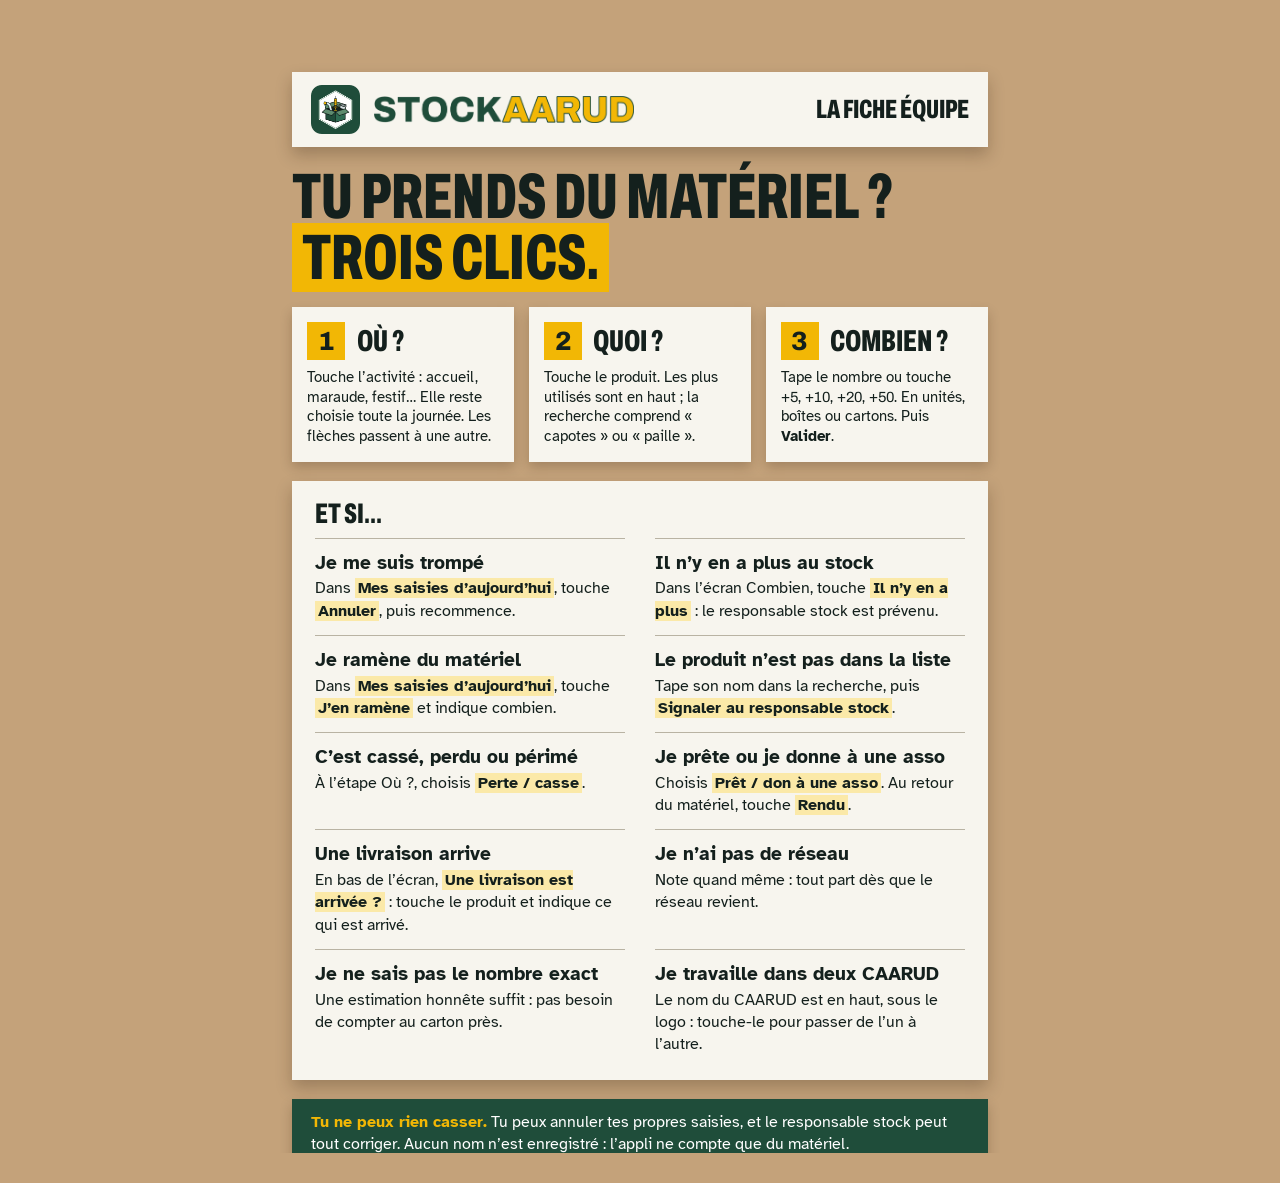
<file: flyer/fiche-equipe.html>
<!doctype html>
<html lang="fr">
<head>
<meta charset="utf-8">
<meta name="robots" content="noindex">
<title>Fiche équipe Stockaarud</title>
<style>
@font-face{font-family:"StkNum";src:url(../fonts/archivo-chiffres.woff2) format("woff2");font-weight:100 900;unicode-range:U+0030-0039}
@font-face{font-family:Archivo;src:url(../fonts/archivo.woff2) format("woff2");font-weight:100 900;font-stretch:62% 125%}
@font-face{font-family:"Atkinson Hyperlegible";src:url(../fonts/atkinson-hyperlegible-latin-400-normal.woff2) format("woff2");font-weight:400}
@font-face{font-family:"Atkinson Hyperlegible";src:url(../fonts/atkinson-hyperlegible-latin-700-normal.woff2) format("woff2");font-weight:700}
:root{--kraft:#c4a27a;--paper:#f7f5ee;--ink:#14201d;--green:#1f4d3a;--yellow:#f2b705;--muted:#4b4136}
*{box-sizing:border-box;margin:0}
@page{size:210mm 297mm;margin:0}
html,body{background:var(--kraft)}
body{font-family:"StkNum","Atkinson Hyperlegible",sans-serif;color:var(--ink)}
.a{width:210mm;height:297mm;overflow:hidden;padding:11mm 13mm 9mm;background:var(--kraft);display:flex;flex-direction:column;gap:5mm}
.top{display:flex;align-items:center;justify-content:space-between;background:var(--paper);padding:3.5mm 5mm;box-shadow:0 2mm 4mm rgba(40,25,10,.25)}
.brand{display:flex;align-items:center}.top img.ic{width:13mm;height:13mm}.top img.wm{height:7mm;margin-left:3.5mm}
.top span{font-family:Archivo;font-weight:800;font-stretch:62%;text-transform:uppercase;font-size:7mm}
h1{font-family:Archivo;font-weight:800;font-stretch:62%;text-transform:uppercase;line-height:.95;font-size:17mm}
h1 em{font-style:normal;background:var(--yellow);padding:0 2.5mm}
h2{font-family:Archivo;font-weight:800;font-stretch:62%;text-transform:uppercase;font-size:7.5mm;line-height:1}
.steps{display:grid;grid-template-columns:1fr 1fr 1fr;gap:4mm}
.s{background:var(--paper);padding:4mm;box-shadow:0 1.5mm 3mm rgba(40,25,10,.22)}
.s .h{display:flex;align-items:center;gap:3mm;margin-bottom:2mm}
.s i{font-style:normal;flex:none;width:10mm;height:10mm;background:var(--yellow);display:grid;place-items:center;font-family:Archivo;font-weight:800;font-size:7mm}
.s b{font-family:Archivo;font-weight:800;font-stretch:62%;text-transform:uppercase;font-size:8mm;line-height:1}
.s p{font-size:3.9mm;line-height:1.35}
.cases{background:var(--paper);box-shadow:0 2mm 4mm rgba(40,25,10,.25);padding:5mm 6mm 3mm;display:flex;flex-direction:column;gap:2.5mm;flex:1}
.cases dl{display:grid;grid-template-columns:1fr 1fr;column-gap:8mm}
.cases dl>div{padding:3.4mm 0;border-top:.3mm solid #b9b3a3}
.cases dt{font-weight:700;font-size:5mm;line-height:1.2}
.cases dd{font-size:4.3mm;line-height:1.38;margin-top:.8mm}
.cases dd b{background:#fbe9a8;padding:0 .8mm}
.foot{background:var(--green);color:#fff;padding:3.5mm 5mm;font-size:4.2mm;line-height:1.35;box-shadow:0 1.5mm 3mm rgba(40,25,10,.22)}
.foot b{color:var(--yellow)}
@media screen and (min-width:230mm){body{display:grid;place-items:center;padding:8mm}}
</style>
</head>
<body>
<section class="a">
  <div class="top"><div class="brand"><img class="ic" src="../img/icon.png" alt=""><img class="wm" src="../img/wordmark.png" alt="Stockaarud"></div><span>La fiche équipe</span></div>
  <h1>Tu prends du matériel ?<br><em>Trois clics.</em></h1>
  <div class="steps">
    <div class="s"><div class="h"><i>1</i><b>Où ?</b></div><p>Touche l’activité : accueil, maraude, festif… Elle reste choisie toute la journée. Les flèches passent à une autre.</p></div>
    <div class="s"><div class="h"><i>2</i><b>Quoi ?</b></div><p>Touche le produit. Les plus utilisés sont en haut ; la recherche comprend « capotes » ou « paille ».</p></div>
    <div class="s"><div class="h"><i>3</i><b>Combien ?</b></div><p>Tape le nombre ou touche +5, +10, +20, +50. En unités, boîtes ou cartons. Puis <b style="font:inherit;font-weight:700;text-transform:none">Valider</b>.</p></div>
  </div>
  <div class="cases">
    <h2>Et si…</h2>
    <dl>
      <div><dt>Je me suis trompé</dt><dd>Dans <b>Mes saisies d’aujourd’hui</b>, touche <b>Annuler</b>, puis recommence.</dd></div>
      <div><dt>Il n’y en a plus au stock</dt><dd>Dans l’écran Combien, touche <b>Il n’y en a plus</b> : le responsable stock est prévenu.</dd></div>
      <div><dt>Je ramène du matériel</dt><dd>Dans <b>Mes saisies d’aujourd’hui</b>, touche <b>J’en ramène</b> et indique combien.</dd></div>
      <div><dt>Le produit n’est pas dans la liste</dt><dd>Tape son nom dans la recherche, puis <b>Signaler au responsable stock</b>.</dd></div>
      <div><dt>C’est cassé, perdu ou périmé</dt><dd>À l’étape Où ?, choisis <b>Perte / casse</b>.</dd></div>
      <div><dt>Je prête ou je donne à une asso</dt><dd>Choisis <b>Prêt / don à une asso</b>. Au retour du matériel, touche <b>Rendu</b>.</dd></div>
      <div><dt>Une livraison arrive</dt><dd>En bas de l’écran, <b>Une livraison est arrivée ?</b> : touche le produit et indique ce qui est arrivé.</dd></div>
      <div><dt>Je n’ai pas de réseau</dt><dd>Note quand même : tout part dès que le réseau revient.</dd></div>
      <div><dt>Je ne sais pas le nombre exact</dt><dd>Une estimation honnête suffit : pas besoin de compter au carton près.</dd></div>
      <div><dt>Je travaille dans deux CAARUD</dt><dd>Le nom du CAARUD est en haut, sous le logo : touche-le pour passer de l’un à l’autre.</dd></div>
    </dl>
  </div>
  <p class="foot"><b>Tu ne peux rien casser.</b> Tu peux annuler tes propres saisies, et le responsable stock peut tout corriger. Aucun nom n’est enregistré : l’appli ne compte que du matériel.</p>
</section>
</body>
</html>
</file>
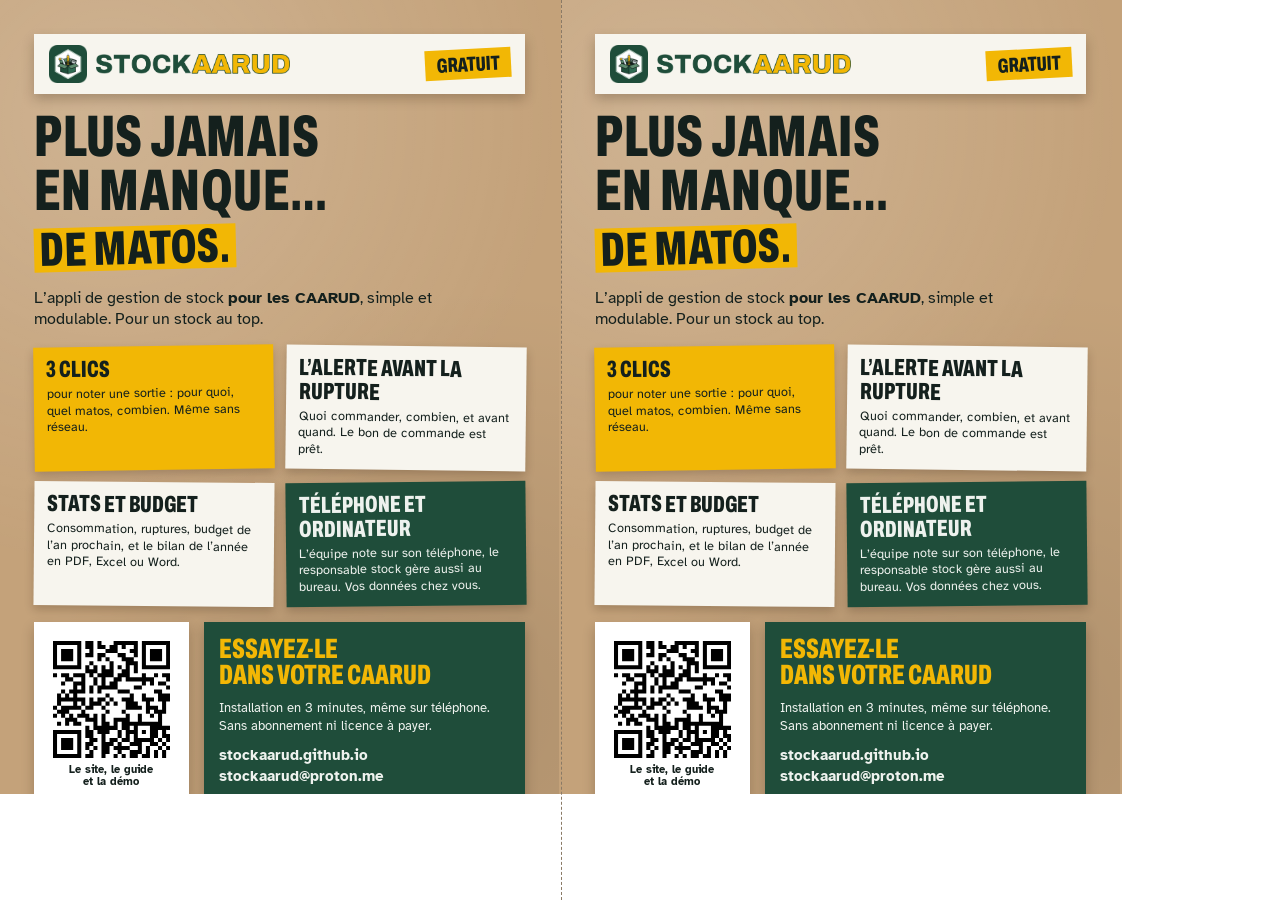
<file: flyer/flyer-a4.html>
<!doctype html><html lang="fr"><head><meta charset="utf-8"><meta name="robots" content="noindex"><title>Flyers A4</title>
<style>@page{size:297mm 210mm;margin:0}*{margin:0}body{display:flex;width:297mm;height:210mm}iframe{width:148.5mm;height:210mm;border:0;display:block}.cut{position:absolute;left:148.5mm;top:0;bottom:0;border-left:0.2mm dashed #8a7a66}</style></head>
<body><iframe src="flyer.html"></iframe><iframe src="flyer.html"></iframe><div class="cut"></div></body></html>
</file>
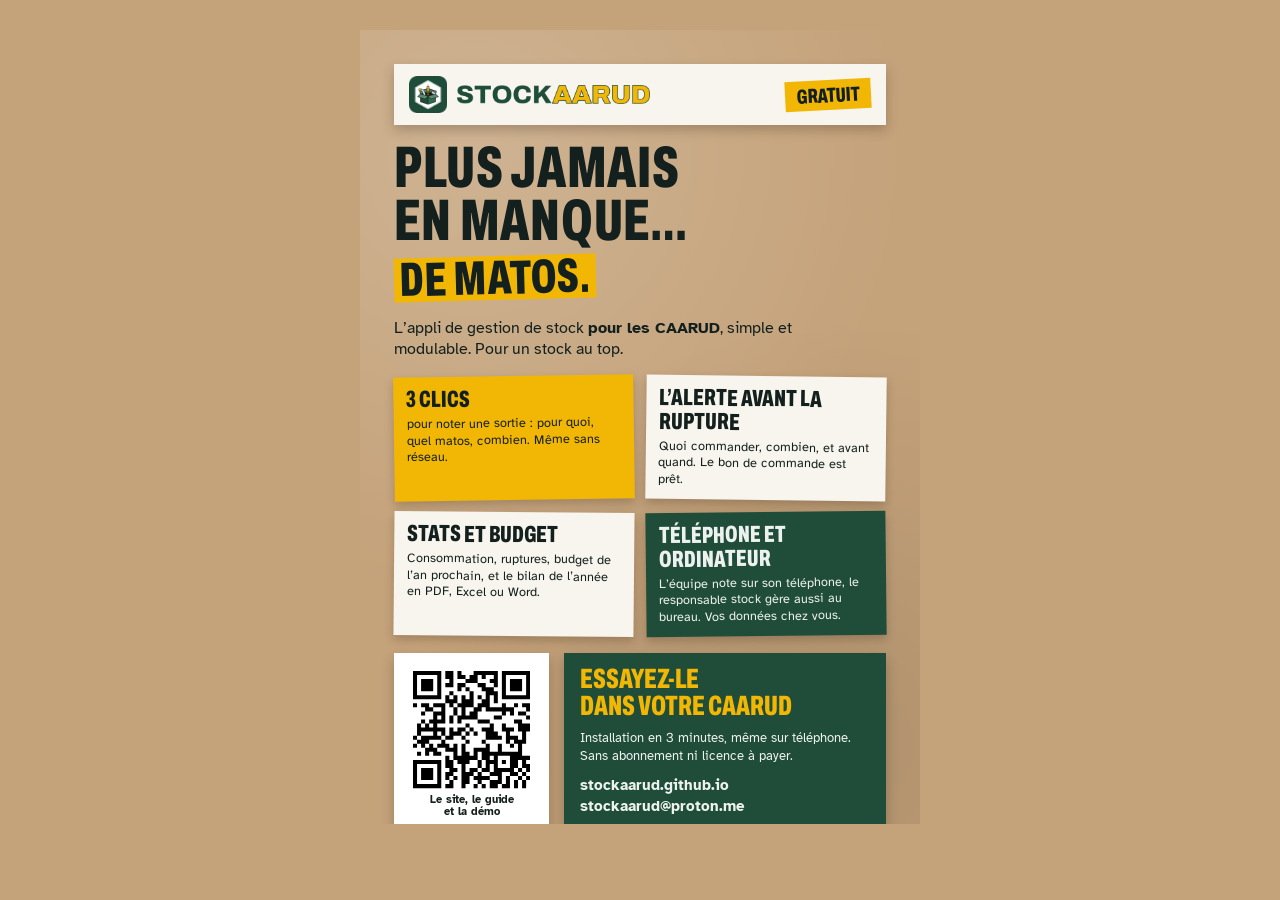
<file: flyer/flyer.html>
<!doctype html>
<html lang="fr">
<head>
<meta charset="utf-8">
<meta name="robots" content="noindex">
<title>Flyer Stockaarud</title>
<style>
@font-face{font-family:"StkNum";src:url(../fonts/archivo-chiffres.woff2) format("woff2");font-weight:100 900;unicode-range:U+0030-0039}
@font-face{font-family:Archivo;src:url(../fonts/archivo.woff2) format("woff2");font-weight:100 900;font-stretch:62% 125%}
@font-face{font-family:"Atkinson Hyperlegible";src:url(../fonts/atkinson-hyperlegible-latin-400-normal.woff2) format("woff2");font-weight:400}
@font-face{font-family:"Atkinson Hyperlegible";src:url(../fonts/atkinson-hyperlegible-latin-700-normal.woff2) format("woff2");font-weight:700}
:root{--kraft:#c4a27a;--paper:#f7f5ee;--ink:#14201d;--green:#1f4d3a;--yellow:#f2b705;--muted:#4b4136}
*{box-sizing:border-box;margin:0}
@page{size:148mm 210mm;margin:0}
html,body{background:var(--kraft)}
body{font-family:"StkNum","Atkinson Hyperlegible",sans-serif;color:var(--ink)}
.f{width:148mm;height:210mm;position:relative;overflow:hidden;padding:9mm 9mm 8mm;background:var(--kraft);display:flex;flex-direction:column;gap:4.2mm}
.f::before{content:"";position:absolute;inset:0;background:radial-gradient(circle at 20% 15%,rgba(255,255,255,.18),transparent 55%),radial-gradient(circle at 85% 90%,rgba(0,0,0,.10),transparent 50%);pointer-events:none}
.top{display:flex;align-items:center;justify-content:space-between;background:var(--paper);padding:3mm 4mm;box-shadow:0 1.5mm 3mm rgba(40,25,10,.25);position:relative}
.top img.ic{width:10mm;height:10mm}.top img.wm{height:5.2mm;margin-left:2.5mm}.brand{display:flex;align-items:center}
.top .free{font-family:Archivo;font-weight:800;font-stretch:62%;text-transform:uppercase;font-size:5.4mm;background:var(--yellow);padding:1mm 3mm;transform:rotate(-3deg)}
h1{font-family:Archivo;font-weight:800;font-stretch:62%;text-transform:uppercase;line-height:.92;font-size:15.5mm;letter-spacing:.2mm;position:relative}
.lead{font-size:4.3mm;line-height:1.3;max-width:118mm;position:relative}
.lead b{font-weight:700}
.grid{display:grid;grid-template-columns:1fr 1fr;gap:3.2mm;position:relative}
.s{background:var(--paper);padding:3mm 3.4mm 3.2mm;box-shadow:0 1.2mm 2.5mm rgba(40,25,10,.22)}
.s:nth-child(1){transform:rotate(-.8deg)}.s:nth-child(2){transform:rotate(.7deg)}.s:nth-child(3){transform:rotate(.5deg)}.s:nth-child(4){transform:rotate(-.6deg)}
.s.y{background:var(--yellow)}.s.g{background:var(--green);color:#eef2ee}
.s b{display:block;font-family:Archivo;font-weight:800;font-stretch:62%;text-transform:uppercase;font-size:6.2mm;line-height:1;margin-bottom:1.2mm}
.s span{font-size:3.35mm;line-height:1.3;display:block}
.bot{margin-top:auto;display:flex;gap:4mm;align-items:stretch;position:relative}
.qr{background:#fff;padding:5mm 5mm 3mm;box-shadow:0 1.5mm 3mm rgba(40,25,10,.25);display:flex;flex-direction:column;align-items:center;gap:1.4mm;width:41mm;flex:none}
.qr svg{width:31mm;height:31mm;display:block}.qr small{font-size:2.9mm;font-weight:700;text-align:center;line-height:1.15}
.cta{flex:1;background:var(--green);color:#eef2ee;padding:3.6mm 4mm;display:flex;flex-direction:column;justify-content:space-between;box-shadow:0 1.5mm 3mm rgba(40,25,10,.25)}
.cta .t{font-family:Archivo;font-weight:800;font-stretch:62%;text-transform:uppercase;font-size:7.4mm;line-height:.95;color:var(--yellow)}
.cta p{font-size:3.5mm;line-height:1.35}.cta .u{font-weight:700;font-size:4.1mm}
.foot{font-size:2.6mm;color:var(--muted);position:relative;text-align:center}
@media screen and (min-width:170mm){body{display:grid;place-items:center;padding:8mm;gap:8mm}}
.h1-plus{display:inline-block;background:var(--yellow);padding:0 1.5mm;transform:rotate(-1.5deg);font-size:.82em;margin-top:1mm}</style>
</head>
<body>
<section class="f">
  <div class="top"><div class="brand"><img class="ic" src="../img/icon.png" alt=""><img class="wm" src="../img/wordmark.png" alt="Stockaarud"></div><span class="free">Gratuit</span></div>
  <h1>Plus jamais<br>en manque…<br><span class="h1-plus">de matos.</span></h1>
  <p class="lead">L’appli de gestion de stock <b>pour les CAARUD</b>, simple et modulable. Pour un stock au top.</p>
  <div class="grid">
    <div class="s y"><b>3 clics</b><span>pour noter une sortie : pour quoi, quel matos, combien. Même sans réseau.</span></div>
    <div class="s"><b>L’alerte avant la rupture</b><span>Quoi commander, combien, et avant quand. Le bon de commande est prêt.</span></div>
    <div class="s"><b>Stats et budget</b><span>Consommation, ruptures, budget de l’an prochain, et le bilan de l’année en PDF, Excel ou Word.</span></div>
    <div class="s g"><b>Téléphone et ordinateur</b><span>L’équipe note sur son téléphone, le responsable stock gère aussi au bureau. Vos données chez vous.</span></div>
  </div>
  <div class="bot">
    <div class="qr"><svg role="img" aria-label="QR code vers stockaarud.github.io" version="1.1" xmlns="http://www.w3.org/2000/svg" viewBox="0 0 232 232"  preserveAspectRatio="xMinYMin meet"><rect width="100%" height="100%" fill="white" cx="0" cy="0"/><path d="M0,0l8,0 0,8 -8,0 0,-8z M8,0l8,0 0,8 -8,0 0,-8z M16,0l8,0 0,8 -8,0 0,-8z M24,0l8,0 0,8 -8,0 0,-8z M32,0l8,0 0,8 -8,0 0,-8z M40,0l8,0 0,8 -8,0 0,-8z M48,0l8,0 0,8 -8,0 0,-8z M64,0l8,0 0,8 -8,0 0,-8z M72,0l8,0 0,8 -8,0 0,-8z M88,0l8,0 0,8 -8,0 0,-8z M120,0l8,0 0,8 -8,0 0,-8z M128,0l8,0 0,8 -8,0 0,-8z M136,0l8,0 0,8 -8,0 0,-8z M144,0l8,0 0,8 -8,0 0,-8z M152,0l8,0 0,8 -8,0 0,-8z M160,0l8,0 0,8 -8,0 0,-8z M176,0l8,0 0,8 -8,0 0,-8z M184,0l8,0 0,8 -8,0 0,-8z M192,0l8,0 0,8 -8,0 0,-8z M200,0l8,0 0,8 -8,0 0,-8z M208,0l8,0 0,8 -8,0 0,-8z M216,0l8,0 0,8 -8,0 0,-8z M224,0l8,0 0,8 -8,0 0,-8z M0,8l8,0 0,8 -8,0 0,-8z M48,8l8,0 0,8 -8,0 0,-8z M64,8l8,0 0,8 -8,0 0,-8z M72,8l8,0 0,8 -8,0 0,-8z M88,8l8,0 0,8 -8,0 0,-8z M96,8l8,0 0,8 -8,0 0,-8z M112,8l8,0 0,8 -8,0 0,-8z M120,8l8,0 0,8 -8,0 0,-8z M136,8l8,0 0,8 -8,0 0,-8z M160,8l8,0 0,8 -8,0 0,-8z M176,8l8,0 0,8 -8,0 0,-8z M224,8l8,0 0,8 -8,0 0,-8z M0,16l8,0 0,8 -8,0 0,-8z M16,16l8,0 0,8 -8,0 0,-8z M24,16l8,0 0,8 -8,0 0,-8z M32,16l8,0 0,8 -8,0 0,-8z M48,16l8,0 0,8 -8,0 0,-8z M72,16l8,0 0,8 -8,0 0,-8z M104,16l8,0 0,8 -8,0 0,-8z M112,16l8,0 0,8 -8,0 0,-8z M120,16l8,0 0,8 -8,0 0,-8z M152,16l8,0 0,8 -8,0 0,-8z M160,16l8,0 0,8 -8,0 0,-8z M176,16l8,0 0,8 -8,0 0,-8z M192,16l8,0 0,8 -8,0 0,-8z M200,16l8,0 0,8 -8,0 0,-8z M208,16l8,0 0,8 -8,0 0,-8z M224,16l8,0 0,8 -8,0 0,-8z M0,24l8,0 0,8 -8,0 0,-8z M16,24l8,0 0,8 -8,0 0,-8z M24,24l8,0 0,8 -8,0 0,-8z M32,24l8,0 0,8 -8,0 0,-8z M48,24l8,0 0,8 -8,0 0,-8z M64,24l8,0 0,8 -8,0 0,-8z M72,24l8,0 0,8 -8,0 0,-8z M88,24l8,0 0,8 -8,0 0,-8z M96,24l8,0 0,8 -8,0 0,-8z M128,24l8,0 0,8 -8,0 0,-8z M136,24l8,0 0,8 -8,0 0,-8z M160,24l8,0 0,8 -8,0 0,-8z M176,24l8,0 0,8 -8,0 0,-8z M192,24l8,0 0,8 -8,0 0,-8z M200,24l8,0 0,8 -8,0 0,-8z M208,24l8,0 0,8 -8,0 0,-8z M224,24l8,0 0,8 -8,0 0,-8z M0,32l8,0 0,8 -8,0 0,-8z M16,32l8,0 0,8 -8,0 0,-8z M24,32l8,0 0,8 -8,0 0,-8z M32,32l8,0 0,8 -8,0 0,-8z M48,32l8,0 0,8 -8,0 0,-8z M88,32l8,0 0,8 -8,0 0,-8z M104,32l8,0 0,8 -8,0 0,-8z M136,32l8,0 0,8 -8,0 0,-8z M144,32l8,0 0,8 -8,0 0,-8z M152,32l8,0 0,8 -8,0 0,-8z M176,32l8,0 0,8 -8,0 0,-8z M192,32l8,0 0,8 -8,0 0,-8z M200,32l8,0 0,8 -8,0 0,-8z M208,32l8,0 0,8 -8,0 0,-8z M224,32l8,0 0,8 -8,0 0,-8z M0,40l8,0 0,8 -8,0 0,-8z M48,40l8,0 0,8 -8,0 0,-8z M72,40l8,0 0,8 -8,0 0,-8z M112,40l8,0 0,8 -8,0 0,-8z M144,40l8,0 0,8 -8,0 0,-8z M152,40l8,0 0,8 -8,0 0,-8z M160,40l8,0 0,8 -8,0 0,-8z M176,40l8,0 0,8 -8,0 0,-8z M224,40l8,0 0,8 -8,0 0,-8z M0,48l8,0 0,8 -8,0 0,-8z M8,48l8,0 0,8 -8,0 0,-8z M16,48l8,0 0,8 -8,0 0,-8z M24,48l8,0 0,8 -8,0 0,-8z M32,48l8,0 0,8 -8,0 0,-8z M40,48l8,0 0,8 -8,0 0,-8z M48,48l8,0 0,8 -8,0 0,-8z M64,48l8,0 0,8 -8,0 0,-8z M80,48l8,0 0,8 -8,0 0,-8z M96,48l8,0 0,8 -8,0 0,-8z M112,48l8,0 0,8 -8,0 0,-8z M128,48l8,0 0,8 -8,0 0,-8z M144,48l8,0 0,8 -8,0 0,-8z M160,48l8,0 0,8 -8,0 0,-8z M176,48l8,0 0,8 -8,0 0,-8z M184,48l8,0 0,8 -8,0 0,-8z M192,48l8,0 0,8 -8,0 0,-8z M200,48l8,0 0,8 -8,0 0,-8z M208,48l8,0 0,8 -8,0 0,-8z M216,48l8,0 0,8 -8,0 0,-8z M224,48l8,0 0,8 -8,0 0,-8z M64,56l8,0 0,8 -8,0 0,-8z M72,56l8,0 0,8 -8,0 0,-8z M80,56l8,0 0,8 -8,0 0,-8z M96,56l8,0 0,8 -8,0 0,-8z M104,56l8,0 0,8 -8,0 0,-8z M112,56l8,0 0,8 -8,0 0,-8z M136,56l8,0 0,8 -8,0 0,-8z M144,56l8,0 0,8 -8,0 0,-8z M160,56l8,0 0,8 -8,0 0,-8z M0,64l8,0 0,8 -8,0 0,-8z M16,64l8,0 0,8 -8,0 0,-8z M24,64l8,0 0,8 -8,0 0,-8z M40,64l8,0 0,8 -8,0 0,-8z M48,64l8,0 0,8 -8,0 0,-8z M56,64l8,0 0,8 -8,0 0,-8z M72,64l8,0 0,8 -8,0 0,-8z M88,64l8,0 0,8 -8,0 0,-8z M96,64l8,0 0,8 -8,0 0,-8z M104,64l8,0 0,8 -8,0 0,-8z M112,64l8,0 0,8 -8,0 0,-8z M128,64l8,0 0,8 -8,0 0,-8z M136,64l8,0 0,8 -8,0 0,-8z M144,64l8,0 0,8 -8,0 0,-8z M176,64l8,0 0,8 -8,0 0,-8z M200,64l8,0 0,8 -8,0 0,-8z M216,64l8,0 0,8 -8,0 0,-8z M224,64l8,0 0,8 -8,0 0,-8z M24,72l8,0 0,8 -8,0 0,-8z M32,72l8,0 0,8 -8,0 0,-8z M56,72l8,0 0,8 -8,0 0,-8z M80,72l8,0 0,8 -8,0 0,-8z M96,72l8,0 0,8 -8,0 0,-8z M120,72l8,0 0,8 -8,0 0,-8z M128,72l8,0 0,8 -8,0 0,-8z M144,72l8,0 0,8 -8,0 0,-8z M152,72l8,0 0,8 -8,0 0,-8z M160,72l8,0 0,8 -8,0 0,-8z M168,72l8,0 0,8 -8,0 0,-8z M176,72l8,0 0,8 -8,0 0,-8z M184,72l8,0 0,8 -8,0 0,-8z M192,72l8,0 0,8 -8,0 0,-8z M224,72l8,0 0,8 -8,0 0,-8z M16,80l8,0 0,8 -8,0 0,-8z M40,80l8,0 0,8 -8,0 0,-8z M48,80l8,0 0,8 -8,0 0,-8z M56,80l8,0 0,8 -8,0 0,-8z M80,80l8,0 0,8 -8,0 0,-8z M96,80l8,0 0,8 -8,0 0,-8z M112,80l8,0 0,8 -8,0 0,-8z M120,80l8,0 0,8 -8,0 0,-8z M176,80l8,0 0,8 -8,0 0,-8z M192,80l8,0 0,8 -8,0 0,-8z M208,80l8,0 0,8 -8,0 0,-8z M216,80l8,0 0,8 -8,0 0,-8z M40,88l8,0 0,8 -8,0 0,-8z M56,88l8,0 0,8 -8,0 0,-8z M72,88l8,0 0,8 -8,0 0,-8z M88,88l8,0 0,8 -8,0 0,-8z M96,88l8,0 0,8 -8,0 0,-8z M104,88l8,0 0,8 -8,0 0,-8z M112,88l8,0 0,8 -8,0 0,-8z M120,88l8,0 0,8 -8,0 0,-8z M160,88l8,0 0,8 -8,0 0,-8z M168,88l8,0 0,8 -8,0 0,-8z M224,88l8,0 0,8 -8,0 0,-8z M16,96l8,0 0,8 -8,0 0,-8z M32,96l8,0 0,8 -8,0 0,-8z M40,96l8,0 0,8 -8,0 0,-8z M48,96l8,0 0,8 -8,0 0,-8z M56,96l8,0 0,8 -8,0 0,-8z M72,96l8,0 0,8 -8,0 0,-8z M88,96l8,0 0,8 -8,0 0,-8z M128,96l8,0 0,8 -8,0 0,-8z M136,96l8,0 0,8 -8,0 0,-8z M144,96l8,0 0,8 -8,0 0,-8z M200,96l8,0 0,8 -8,0 0,-8z M208,96l8,0 0,8 -8,0 0,-8z M8,104l8,0 0,8 -8,0 0,-8z M24,104l8,0 0,8 -8,0 0,-8z M40,104l8,0 0,8 -8,0 0,-8z M104,104l8,0 0,8 -8,0 0,-8z M152,104l8,0 0,8 -8,0 0,-8z M176,104l8,0 0,8 -8,0 0,-8z M208,104l8,0 0,8 -8,0 0,-8z M216,104l8,0 0,8 -8,0 0,-8z M224,104l8,0 0,8 -8,0 0,-8z M8,112l8,0 0,8 -8,0 0,-8z M16,112l8,0 0,8 -8,0 0,-8z M24,112l8,0 0,8 -8,0 0,-8z M32,112l8,0 0,8 -8,0 0,-8z M40,112l8,0 0,8 -8,0 0,-8z M48,112l8,0 0,8 -8,0 0,-8z M56,112l8,0 0,8 -8,0 0,-8z M72,112l8,0 0,8 -8,0 0,-8z M88,112l8,0 0,8 -8,0 0,-8z M96,112l8,0 0,8 -8,0 0,-8z M112,112l8,0 0,8 -8,0 0,-8z M136,112l8,0 0,8 -8,0 0,-8z M144,112l8,0 0,8 -8,0 0,-8z M152,112l8,0 0,8 -8,0 0,-8z M176,112l8,0 0,8 -8,0 0,-8z M184,112l8,0 0,8 -8,0 0,-8z M192,112l8,0 0,8 -8,0 0,-8z M208,112l8,0 0,8 -8,0 0,-8z M216,112l8,0 0,8 -8,0 0,-8z M224,112l8,0 0,8 -8,0 0,-8z M8,120l8,0 0,8 -8,0 0,-8z M40,120l8,0 0,8 -8,0 0,-8z M56,120l8,0 0,8 -8,0 0,-8z M72,120l8,0 0,8 -8,0 0,-8z M80,120l8,0 0,8 -8,0 0,-8z M88,120l8,0 0,8 -8,0 0,-8z M104,120l8,0 0,8 -8,0 0,-8z M120,120l8,0 0,8 -8,0 0,-8z M144,120l8,0 0,8 -8,0 0,-8z M152,120l8,0 0,8 -8,0 0,-8z M160,120l8,0 0,8 -8,0 0,-8z M184,120l8,0 0,8 -8,0 0,-8z M216,120l8,0 0,8 -8,0 0,-8z M0,128l8,0 0,8 -8,0 0,-8z M16,128l8,0 0,8 -8,0 0,-8z M24,128l8,0 0,8 -8,0 0,-8z M32,128l8,0 0,8 -8,0 0,-8z M40,128l8,0 0,8 -8,0 0,-8z M48,128l8,0 0,8 -8,0 0,-8z M64,128l8,0 0,8 -8,0 0,-8z M72,128l8,0 0,8 -8,0 0,-8z M96,128l8,0 0,8 -8,0 0,-8z M144,128l8,0 0,8 -8,0 0,-8z M152,128l8,0 0,8 -8,0 0,-8z M160,128l8,0 0,8 -8,0 0,-8z M168,128l8,0 0,8 -8,0 0,-8z M184,128l8,0 0,8 -8,0 0,-8z M192,128l8,0 0,8 -8,0 0,-8z M200,128l8,0 0,8 -8,0 0,-8z M216,128l8,0 0,8 -8,0 0,-8z M8,136l8,0 0,8 -8,0 0,-8z M16,136l8,0 0,8 -8,0 0,-8z M24,136l8,0 0,8 -8,0 0,-8z M56,136l8,0 0,8 -8,0 0,-8z M104,136l8,0 0,8 -8,0 0,-8z M136,136l8,0 0,8 -8,0 0,-8z M184,136l8,0 0,8 -8,0 0,-8z M200,136l8,0 0,8 -8,0 0,-8z M208,136l8,0 0,8 -8,0 0,-8z M216,136l8,0 0,8 -8,0 0,-8z M0,144l8,0 0,8 -8,0 0,-8z M16,144l8,0 0,8 -8,0 0,-8z M32,144l8,0 0,8 -8,0 0,-8z M48,144l8,0 0,8 -8,0 0,-8z M56,144l8,0 0,8 -8,0 0,-8z M64,144l8,0 0,8 -8,0 0,-8z M80,144l8,0 0,8 -8,0 0,-8z M96,144l8,0 0,8 -8,0 0,-8z M144,144l8,0 0,8 -8,0 0,-8z M168,144l8,0 0,8 -8,0 0,-8z M192,144l8,0 0,8 -8,0 0,-8z M208,144l8,0 0,8 -8,0 0,-8z M24,152l8,0 0,8 -8,0 0,-8z M32,152l8,0 0,8 -8,0 0,-8z M40,152l8,0 0,8 -8,0 0,-8z M64,152l8,0 0,8 -8,0 0,-8z M72,152l8,0 0,8 -8,0 0,-8z M80,152l8,0 0,8 -8,0 0,-8z M96,152l8,0 0,8 -8,0 0,-8z M120,152l8,0 0,8 -8,0 0,-8z M128,152l8,0 0,8 -8,0 0,-8z M136,152l8,0 0,8 -8,0 0,-8z M144,152l8,0 0,8 -8,0 0,-8z M168,152l8,0 0,8 -8,0 0,-8z M208,152l8,0 0,8 -8,0 0,-8z M8,160l8,0 0,8 -8,0 0,-8z M24,160l8,0 0,8 -8,0 0,-8z M40,160l8,0 0,8 -8,0 0,-8z M48,160l8,0 0,8 -8,0 0,-8z M80,160l8,0 0,8 -8,0 0,-8z M96,160l8,0 0,8 -8,0 0,-8z M104,160l8,0 0,8 -8,0 0,-8z M120,160l8,0 0,8 -8,0 0,-8z M136,160l8,0 0,8 -8,0 0,-8z M144,160l8,0 0,8 -8,0 0,-8z M152,160l8,0 0,8 -8,0 0,-8z M160,160l8,0 0,8 -8,0 0,-8z M168,160l8,0 0,8 -8,0 0,-8z M176,160l8,0 0,8 -8,0 0,-8z M184,160l8,0 0,8 -8,0 0,-8z M192,160l8,0 0,8 -8,0 0,-8z M200,160l8,0 0,8 -8,0 0,-8z M208,160l8,0 0,8 -8,0 0,-8z M64,168l8,0 0,8 -8,0 0,-8z M80,168l8,0 0,8 -8,0 0,-8z M88,168l8,0 0,8 -8,0 0,-8z M96,168l8,0 0,8 -8,0 0,-8z M104,168l8,0 0,8 -8,0 0,-8z M112,168l8,0 0,8 -8,0 0,-8z M120,168l8,0 0,8 -8,0 0,-8z M136,168l8,0 0,8 -8,0 0,-8z M144,168l8,0 0,8 -8,0 0,-8z M160,168l8,0 0,8 -8,0 0,-8z M192,168l8,0 0,8 -8,0 0,-8z M200,168l8,0 0,8 -8,0 0,-8z M208,168l8,0 0,8 -8,0 0,-8z M216,168l8,0 0,8 -8,0 0,-8z M224,168l8,0 0,8 -8,0 0,-8z M0,176l8,0 0,8 -8,0 0,-8z M8,176l8,0 0,8 -8,0 0,-8z M16,176l8,0 0,8 -8,0 0,-8z M24,176l8,0 0,8 -8,0 0,-8z M32,176l8,0 0,8 -8,0 0,-8z M40,176l8,0 0,8 -8,0 0,-8z M48,176l8,0 0,8 -8,0 0,-8z M64,176l8,0 0,8 -8,0 0,-8z M72,176l8,0 0,8 -8,0 0,-8z M88,176l8,0 0,8 -8,0 0,-8z M96,176l8,0 0,8 -8,0 0,-8z M104,176l8,0 0,8 -8,0 0,-8z M128,176l8,0 0,8 -8,0 0,-8z M144,176l8,0 0,8 -8,0 0,-8z M152,176l8,0 0,8 -8,0 0,-8z M160,176l8,0 0,8 -8,0 0,-8z M176,176l8,0 0,8 -8,0 0,-8z M192,176l8,0 0,8 -8,0 0,-8z M200,176l8,0 0,8 -8,0 0,-8z M216,176l8,0 0,8 -8,0 0,-8z M0,184l8,0 0,8 -8,0 0,-8z M48,184l8,0 0,8 -8,0 0,-8z M64,184l8,0 0,8 -8,0 0,-8z M72,184l8,0 0,8 -8,0 0,-8z M96,184l8,0 0,8 -8,0 0,-8z M128,184l8,0 0,8 -8,0 0,-8z M144,184l8,0 0,8 -8,0 0,-8z M160,184l8,0 0,8 -8,0 0,-8z M192,184l8,0 0,8 -8,0 0,-8z M200,184l8,0 0,8 -8,0 0,-8z M216,184l8,0 0,8 -8,0 0,-8z M224,184l8,0 0,8 -8,0 0,-8z M0,192l8,0 0,8 -8,0 0,-8z M16,192l8,0 0,8 -8,0 0,-8z M24,192l8,0 0,8 -8,0 0,-8z M32,192l8,0 0,8 -8,0 0,-8z M48,192l8,0 0,8 -8,0 0,-8z M72,192l8,0 0,8 -8,0 0,-8z M80,192l8,0 0,8 -8,0 0,-8z M96,192l8,0 0,8 -8,0 0,-8z M112,192l8,0 0,8 -8,0 0,-8z M120,192l8,0 0,8 -8,0 0,-8z M136,192l8,0 0,8 -8,0 0,-8z M144,192l8,0 0,8 -8,0 0,-8z M160,192l8,0 0,8 -8,0 0,-8z M168,192l8,0 0,8 -8,0 0,-8z M176,192l8,0 0,8 -8,0 0,-8z M184,192l8,0 0,8 -8,0 0,-8z M192,192l8,0 0,8 -8,0 0,-8z M208,192l8,0 0,8 -8,0 0,-8z M224,192l8,0 0,8 -8,0 0,-8z M0,200l8,0 0,8 -8,0 0,-8z M16,200l8,0 0,8 -8,0 0,-8z M24,200l8,0 0,8 -8,0 0,-8z M32,200l8,0 0,8 -8,0 0,-8z M48,200l8,0 0,8 -8,0 0,-8z M64,200l8,0 0,8 -8,0 0,-8z M72,200l8,0 0,8 -8,0 0,-8z M96,200l8,0 0,8 -8,0 0,-8z M104,200l8,0 0,8 -8,0 0,-8z M112,200l8,0 0,8 -8,0 0,-8z M128,200l8,0 0,8 -8,0 0,-8z M152,200l8,0 0,8 -8,0 0,-8z M160,200l8,0 0,8 -8,0 0,-8z M168,200l8,0 0,8 -8,0 0,-8z M192,200l8,0 0,8 -8,0 0,-8z M200,200l8,0 0,8 -8,0 0,-8z M216,200l8,0 0,8 -8,0 0,-8z M0,208l8,0 0,8 -8,0 0,-8z M16,208l8,0 0,8 -8,0 0,-8z M24,208l8,0 0,8 -8,0 0,-8z M32,208l8,0 0,8 -8,0 0,-8z M48,208l8,0 0,8 -8,0 0,-8z M64,208l8,0 0,8 -8,0 0,-8z M80,208l8,0 0,8 -8,0 0,-8z M96,208l8,0 0,8 -8,0 0,-8z M104,208l8,0 0,8 -8,0 0,-8z M120,208l8,0 0,8 -8,0 0,-8z M128,208l8,0 0,8 -8,0 0,-8z M136,208l8,0 0,8 -8,0 0,-8z M144,208l8,0 0,8 -8,0 0,-8z M168,208l8,0 0,8 -8,0 0,-8z M184,208l8,0 0,8 -8,0 0,-8z M208,208l8,0 0,8 -8,0 0,-8z M224,208l8,0 0,8 -8,0 0,-8z M0,216l8,0 0,8 -8,0 0,-8z M48,216l8,0 0,8 -8,0 0,-8z M72,216l8,0 0,8 -8,0 0,-8z M96,216l8,0 0,8 -8,0 0,-8z M104,216l8,0 0,8 -8,0 0,-8z M128,216l8,0 0,8 -8,0 0,-8z M152,216l8,0 0,8 -8,0 0,-8z M160,216l8,0 0,8 -8,0 0,-8z M168,216l8,0 0,8 -8,0 0,-8z M184,216l8,0 0,8 -8,0 0,-8z M200,216l8,0 0,8 -8,0 0,-8z M216,216l8,0 0,8 -8,0 0,-8z M0,224l8,0 0,8 -8,0 0,-8z M8,224l8,0 0,8 -8,0 0,-8z M16,224l8,0 0,8 -8,0 0,-8z M24,224l8,0 0,8 -8,0 0,-8z M32,224l8,0 0,8 -8,0 0,-8z M40,224l8,0 0,8 -8,0 0,-8z M48,224l8,0 0,8 -8,0 0,-8z M64,224l8,0 0,8 -8,0 0,-8z M72,224l8,0 0,8 -8,0 0,-8z M96,224l8,0 0,8 -8,0 0,-8z M120,224l8,0 0,8 -8,0 0,-8z M136,224l8,0 0,8 -8,0 0,-8z M152,224l8,0 0,8 -8,0 0,-8z M160,224l8,0 0,8 -8,0 0,-8z M176,224l8,0 0,8 -8,0 0,-8z M184,224l8,0 0,8 -8,0 0,-8z M200,224l8,0 0,8 -8,0 0,-8z M216,224l8,0 0,8 -8,0 0,-8z " stroke="transparent" fill="black"/></svg><small>Le site, le guide<br>et la démo</small></div>
    <div class="cta"><div class="t">Essayez-le<br>dans votre CAARUD</div><p>Installation en 3 minutes, même sur téléphone. Sans abonnement ni licence à payer.</p><p class="u">stockaarud.github.io<br>stockaarud@proton.me</p></div>
  </div>
  <p class="foot">Stockaarud est conçu par un médecin d’une structure de réduction des risques à Marseille. Logiciel libre.</p>
</section>
</body>
</html>
</file>
<file: site.css>
/* Hallmark · shape: Narrative Workflow (accueil), Long Document (installer) · genre: playful · theme: Paste-up (manual, chosen by the user from the style sheet) · job: try · draw: 3648d8 · brand: Stockaarud (spec from app source index.html:20-25, 2026-11-21) · pasteup: kraft
 * hero: Stage · nav: floating sheet · footer: statement · imagery: screenshots 11 (real app, local run, fictional data) + the user's film · signature: the promo film pinned on a copy sheet beside the headline
 * axes: mid/display-condensed/brand-yellow · posture: committed · contrast: pass · fold: pass · copy: verbatim (installer.html carries the owner’s own guide text) · v2.0.0 */
/* Hallmark · pre-emit critique: P2 H2 E2 S2 R2 V2 · weakest: R (screens are small phones), set them on lifted copy sheets at 2x and give the desktop capture the full width */
/* Hallmark · waive 44c · installer.html is a Banner: the guide starts its first step right under the title · Installer Stockaarud se lit étape par étape, pour chaque CAARUD */
/* Hallmark · dismissed 58 · installer.html: the Bon à savoir rows are a reference list read one line at a time, not a screen to take in at once */
/* Hallmark · dismissed 77 · installer.html is one long guide; its steps are the sections, numbered inside one ordered list */
/* waive 37: Archivo (condensed capitals) and Atkinson Hyperlegible replace League Gothic and Newsreader because they are the app's own brand faces (index.html:24) and the film's headline face */
@import url("./tokens.css");
@import url("./base.css");

@font-face { font-family: "Archivo"; src: url("fonts/archivo.woff2") format("woff2"); font-weight: 100 900; font-stretch: 62% 125%; font-display: swap; }
@font-face { font-family: "Atkinson Hyperlegible"; src: url("fonts/atkinson-hyperlegible-latin-400-normal.woff2") format("woff2"); font-weight: 400; font-display: swap; }
@font-face { font-family: "Atkinson Hyperlegible"; src: url("fonts/atkinson-hyperlegible-latin-700-normal.woff2") format("woff2"); font-weight: 700; font-display: swap; }
@font-face { font-family: "StkNum"; src: url("fonts/archivo-chiffres.woff2") format("woff2"); font-weight: 100 900; font-display: swap; unicode-range: U+0030-0039; } /* chiffres sans zéro barré */

body { color: var(--color-ink); font-size: 1.125rem; line-height: 1.5; }
h1, h2 { font-stretch: 62%; font-weight: var(--display-weight); text-transform: uppercase; line-height: 1; letter-spacing: var(--tracking-display); color: var(--color-ink); }
h1 { font-size: clamp(3.5rem, 7vw + 0.5rem, 7.5rem); line-height: 1; max-width: 12ch; }
h2 { font-size: clamp(2.5rem, 3.2vw + 1rem, 4.25rem); }
h3 { font-family: var(--font-body); font-weight: 700; font-size: var(--text-title); line-height: 1.2; letter-spacing: 0; }
small, figcaption, th, label, .btn { font-family: var(--font-body); }
figcaption { font-size: var(--text-sm); color: var(--color-muted); margin-top: var(--space-sm); }
a { color: var(--color-ink); text-decoration-thickness: 1px; transition: text-decoration-thickness var(--dur-micro) var(--ease-out); }
a:hover { text-decoration-thickness: 3px; }
:focus-visible { outline-color: var(--color-focus); }
::selection { background: color-mix(in oklab, var(--color-accent) 70%, transparent); color: var(--color-ink); }

/* kraft fibre wash */
.fibre { position: relative; isolation: isolate; }
.fibre::before { content: ""; position: fixed; inset: 0; z-index: -1; opacity: 0.5; mix-blend-mode: multiply; pointer-events: none;
  background-image: url("data:image/svg+xml,%3Csvg xmlns='http://www.w3.org/2000/svg' width='300' height='300'%3E%3Cfilter id='p'%3E%3CfeTurbulence type='fractalNoise' baseFrequency='0.02 0.03' numOctaves='3' seed='7'/%3E%3CfeColorMatrix values='0 0 0 0 0.55 0 0 0 0 0.45 0 0 0 0 0.3 0 0 0 0.28 0'/%3E%3C/filter%3E%3Crect width='100%25' height='100%25' filter='url(%23p)'/%3E%3C/svg%3E"); }

/* sheets of paper */
.sheet { background: var(--color-paper-3); box-shadow: var(--shadow-sheet); rotate: var(--r, 0deg); }
.sheet--fluoro { background: var(--color-accent); color: var(--color-accent-ink); }
.sheet--wall { background: var(--color-wall); color: var(--color-wall-ink); }
.sheet--wall b, .sheet--wall span { color: var(--color-wall-ink); }

/* wordmark: the app's own lockup, cut from the logo */
.wordmark { display: inline-flex; align-items: center; gap: var(--space-sm); text-decoration: none; }
.wordmark img { width: 40px; height: 40px; }
.wordmark img.wm { width: auto; height: 22px; }

/* nav: a floating copy sheet */
.nav-wrap { position: relative; z-index: var(--z-sticky-nav); padding-top: var(--space-md); }
.nav { position: relative; display: flex; align-items: center; justify-content: space-between; gap: var(--space-lg); padding: var(--space-sm) var(--space-sm) var(--space-sm) var(--space-lg); min-height: 68px; box-shadow: var(--shadow-card); }
.nav ul { display: flex; align-items: center; gap: var(--space-lg); list-style: none; margin: 0; padding: 0; }
.nav-links a:not(.btn) { position: relative; font-size: var(--text-md); font-weight: 700; white-space: nowrap; text-decoration: none; padding-block: var(--space-xs); }
.nav-links a:not(.btn)::after { content: ""; position: absolute; left: 0; right: 0; bottom: 2px; height: 3px; background: var(--color-accent); transform: scaleX(0); transform-origin: left; transition: transform var(--dur-short) var(--ease-out); }
.nav-links a:not(.btn):hover::after, .nav-links a[aria-current="page"]::after { transform: scaleX(1); }
.btn--nav { min-height: 44px; padding-inline: var(--space-md); box-shadow: 3px 3px 0 var(--color-ink); }
.nav-menu { display: none; }
.nav-menu > summary { list-style: none; display: inline-flex; align-items: center; gap: var(--space-xs); min-height: 44px; padding: 0 var(--space-md); font-family: var(--font-display); font-weight: 700; cursor: pointer; background: var(--color-accent); box-shadow: 3px 3px 0 var(--color-ink); }
.nav-menu > summary::-webkit-details-marker { display: none; }
.nav-menu > summary:focus-visible { outline: 2px solid var(--color-focus); outline-offset: 3px; }
.burger { display: inline-grid; gap: var(--space-2xs); width: 18px; }
.burger i { display: block; height: 2.5px; background: var(--color-ink); transition: transform var(--dur-short) var(--ease-out), opacity var(--dur-short); }
.nav-menu[open] .burger i:nth-child(1) { transform: translateY(6.5px) rotate(45deg); }
.nav-menu[open] .burger i:nth-child(2) { opacity: 0; }
.nav-menu[open] .burger i:nth-child(3) { transform: translateY(-6.5px) rotate(-45deg); }
.nav-drop { position: absolute; right: 0; left: 0; top: calc(100% + var(--space-sm)); padding: var(--space-lg); display: grid; gap: var(--space-lg); }
.nav-drop ul { display: grid; gap: 0; }
.nav-drop li { border-bottom: 1px solid var(--color-rule-2); }
.nav-drop li a { display: block; padding: var(--space-sm) 0; font-family: var(--font-display); font-stretch: 62%; font-weight: 800; text-transform: uppercase; font-size: 1.75rem; line-height: 1.1; text-decoration: none; }
.nav-drop li a[aria-current="page"] { color: var(--color-muted); }
.nav-drop .btn { justify-self: start; }
.nav-menu:not([open]) .nav-drop { display: none; }

/* controls: hard ink offsets */
.btn { display: inline-flex; align-items: center; justify-content: center; min-height: 48px; padding: var(--space-sm) var(--space-lg); border: 0; border-radius: 0; font-weight: 700; font-size: var(--text-md); color: var(--color-ink); text-decoration: none; white-space: nowrap; box-shadow: 4px 4px 0 var(--color-ink); transition: translate var(--dur-micro) var(--ease-out), box-shadow var(--dur-micro) var(--ease-out); }
.btn:hover { translate: 1px 1px; box-shadow: 3px 3px 0 var(--color-ink); text-decoration: none; }
.btn:active { translate: 4px 4px; box-shadow: none; }
.btn:focus-visible { outline: 2px solid var(--color-focus); outline-offset: 4px; }
.btn--primary { background: var(--color-accent); color: var(--color-accent-ink); }
.btn--secondary { background: var(--color-paper-3); }
.actions { display: flex; flex-wrap: wrap; gap: var(--space-md); }

/* hero */
.hero { display: grid; align-items: center; padding-block: var(--space-2xl) var(--space-lg); }
.hero + .section { padding-top: var(--space-md); }
.hero .container { display: grid; grid-template-columns: minmax(0, 7fr) minmax(0, 5fr); gap: var(--space-3xl); align-items: center; }
.hero h1 { font-size: clamp(3.5rem, 8.5vw, 9rem); }
.hero-text { display: grid; gap: var(--space-lg); }
.hero .lead { max-width: 34ch; }
.hero-visual { position: relative; justify-self: end; width: min(100%, 580px); }
.film { margin: 0; padding: var(--space-sm) var(--space-sm) var(--space-xs); }
.film video { width: 100%; aspect-ratio: 4 / 5; background: var(--color-ink); }
.film figcaption { margin-top: var(--space-xs); }
.tag-free { justify-self: start; margin: var(--space-sm) 0 0; padding: var(--space-sm) var(--space-lg); display: flex; align-items: baseline; gap: var(--space-md); font-size: var(--text-sm); line-height: 1.3; }
.tag-free span { font-family: var(--font-display); font-stretch: 62%; font-weight: 800; text-transform: uppercase; font-size: 2.25rem; line-height: 1; }

/* sections */
.section { padding-block: var(--section-gap) 0; }
.section-head { display: grid; grid-template-columns: minmax(0, 7fr) minmax(0, 5fr); gap: var(--gap-columns); align-items: end; margin-bottom: var(--space-2xl); }

/* the facts as a wall of flyers */
.wall { display: grid; grid-template-columns: minmax(0, 5fr) minmax(0, 4fr) minmax(0, 3fr); grid-template-rows: auto auto; gap: var(--space-lg); }
.flyer { display: grid; align-content: space-between; gap: var(--space-xl); padding: var(--space-xl); min-height: 15rem; }
.flyer b { font-family: var(--font-display); font-stretch: 62%; font-weight: 800; text-transform: uppercase; font-size: clamp(2.5rem, 3vw + 1rem, 4.5rem); line-height: 1; }
.flyer span { font-size: var(--text-md); max-width: 26ch; }
.flyer--big { grid-row: span 2; }
.flyer--big b { font-size: clamp(5.5rem, 8vw, 9rem); line-height: 1; }
.flyer--wide { grid-column: span 2; }

/* workflow stages */
.stages { list-style: none; margin: 0; padding: 0; counter-reset: stage; display: grid; gap: var(--section-gap); }
.stage { counter-increment: stage; display: grid; grid-template-columns: minmax(0, 6fr) minmax(0, 6fr); gap: var(--space-3xl); align-items: center; }
.stage h2::before { content: counter(stage) ". "; }
.stage-text { display: grid; gap: var(--space-lg); align-content: center; }
.stage--mirror .stage-text { order: 2; }
.stage--wide { grid-template-columns: minmax(0, 1fr); gap: var(--space-2xl); }
.stage--wide .stage-text { grid-template-columns: minmax(0, 7fr) minmax(0, 5fr); align-items: end; gap: var(--gap-columns); }
.shot { margin: 0; padding: var(--space-sm); }
.shot--phone { justify-self: center; width: min(100%, 340px); }
.shot--phone [data-slot], .phone-ratio { aspect-ratio: 390 / 844; }
.shot--desk [data-slot] { aspect-ratio: 1280 / 800; }
.shot--setup { justify-self: center; width: min(100%, 300px); }
.shot--setup [data-slot] { aspect-ratio: 390 / 600; }
[data-kind="product"] > img { filter: none; object-position: top; }
.taps { list-style: none; margin: 0; padding: 0; counter-reset: tap; display: grid; gap: var(--space-xs); }
.taps li { counter-increment: tap; display: flex; align-items: baseline; gap: var(--space-md); font-family: var(--font-display); font-stretch: 62%; font-weight: 800; text-transform: uppercase; font-size: clamp(2rem, 1.5vw + 1.25rem, 3rem); line-height: 1; }
.taps li::before { content: counter(tap); display: inline-grid; place-items: center; min-width: 1.3em; background: var(--color-accent); color: var(--color-accent-ink); padding: var(--space-2xs) var(--space-xs); box-shadow: 3px 3px 0 var(--color-ink); }

/* a typed sheet */
.typed { padding: var(--space-2xl); display: grid; gap: var(--space-xl); }
.compare, .table { width: 100%; border-collapse: collapse; }
.compare th, .table th { text-align: left; font-size: var(--text-sm); color: var(--color-muted); padding: var(--space-sm) var(--space-md) var(--space-sm) 0; border-bottom: 1px solid var(--color-ink); white-space: nowrap; }
.compare td, .table td { padding: var(--space-md) var(--space-md) var(--space-md) 0; border-bottom: 1px solid var(--color-rule-2); vertical-align: baseline; }
.compare td:first-child { font-family: var(--font-display); font-stretch: 62%; font-weight: 800; text-transform: uppercase; font-size: var(--text-2xl); width: 26%; }
.table td:not(:first-child), .table th:not(:first-child) { text-align: center; width: 9rem; }
.yes { font-weight: 700; }

/* the toner band, in the brand green */
.band { margin-top: var(--section-gap); background: var(--color-wall); color: var(--color-wall-ink); padding-block: var(--section-gap-s); }
.band-line { margin: 0; font-family: var(--font-display); font-stretch: 62%; font-weight: 800; text-transform: uppercase; font-size: clamp(3rem, 6vw + 1rem, 7rem); line-height: 1; color: var(--color-wall-ink); max-width: 16ch; text-wrap: balance; }

/* close */
.close { display: grid; grid-template-columns: minmax(0, 7fr) minmax(0, 5fr); gap: var(--space-3xl); align-items: center; }
.close-text { display: grid; gap: var(--space-lg); }

/* footer: statement on deeper kraft */
.footer { margin-top: var(--section-gap); background: var(--color-paper-2); padding-block: var(--space-3xl) var(--space-xl); }
.footer-line { font-family: var(--font-display); font-stretch: 62%; font-weight: 800; text-transform: uppercase; font-size: clamp(2.5rem, 4vw + 1rem, 5rem); line-height: 1; color: var(--color-ink); max-width: 16ch; margin: 0 0 var(--space-2xl); }
.footer-grid { display: grid; grid-template-columns: minmax(0, 6fr) minmax(0, 6fr); gap: var(--gap-columns); border-top: 1px solid var(--color-ink); padding-top: var(--space-lg); }
.footer ul { list-style: none; margin: 0; padding: 0; display: grid; gap: var(--space-xs); }
.footer small { color: var(--color-ink); }

/* a fact the prompt did not give */
.fill { color: var(--color-ink); border: 1px dashed var(--color-ink); padding: 0 var(--space-2xs); }

/* installer: long document */
.doc-hero { padding-block: var(--space-3xl) var(--section-gap-s); }
.doc-hero .container { display: grid; gap: var(--space-lg); }
.h1-wide { max-width: 18ch; }
.doc { display: grid; grid-template-columns: minmax(0, 3fr) minmax(0, 9fr); gap: var(--gap-columns); }
.toc { position: sticky; top: calc(var(--space-3xl) + var(--space-lg)); align-self: start; padding: var(--space-lg); }
.toc ol { list-style: none; margin: 0; padding: 0; display: grid; gap: var(--space-xs); counter-reset: toc; }
.toc li { counter-increment: toc; }
.toc a { text-decoration: none; display: inline-block; padding-block: var(--space-2xs); white-space: nowrap; }
.toc a::before { content: counter(toc) ". "; font-weight: 700; }
.toc a:hover { text-decoration: underline; }
.steps { list-style: none; margin: 0; padding: 0; counter-reset: step; }
.step { counter-increment: step; border-top: 1px solid var(--color-ink); padding-block: var(--space-xl) var(--space-3xl); display: grid; grid-template-columns: minmax(0, 6fr) minmax(0, 3fr); gap: var(--space-xl) var(--space-3xl); }
.step h2 { grid-column: 1 / -1; font-size: clamp(2.25rem, 2vw + 1.25rem, 3.5rem); }
.step h2::before { content: counter(step) ". "; }
.step-body { display: grid; gap: var(--space-md); align-content: start; }
.step-body ol { margin: 0; padding-left: 1.4em; display: grid; gap: var(--space-xs); }
.step-body li::marker { font-weight: 700; }
.step--full { grid-template-columns: minmax(0, 1fr); }
.trio { display: grid; grid-template-columns: repeat(3, minmax(0, 1fr)); gap: var(--gap-columns); }
.trio .sheet:nth-child(1) { rotate: -1deg; } .trio .sheet:nth-child(3) { rotate: 1.2deg; }
.warn { padding: var(--space-md) var(--space-lg); font-weight: 700; justify-self: start; }
code { font-family: var(--font-body); font-weight: 700; background: var(--color-paper-3); padding: 0 var(--space-2xs); }
.warn code { background: transparent; text-decoration: underline; }
.doc-h2 { margin-bottom: var(--space-xl); }
.rows { list-style: none; margin: 0; padding: 0; border-top: 1px solid var(--color-ink); }
.rows li { display: grid; grid-template-columns: minmax(0, 4fr) minmax(0, 8fr); gap: var(--gap-columns); padding-block: var(--space-lg); border-bottom: 1px solid var(--color-rule); align-items: start; }

@media (max-width: 60rem) {
  .hero .container, .stage, .stage--wide .stage-text, .section-head, .close, .doc, .step, .footer-grid { grid-template-columns: minmax(0, 1fr); }
  .hero .container, .stage, .close { gap: var(--space-xl); }
  .hero-visual { justify-self: start; }
  .stage--mirror .stage-text { order: 0; }
  .wall { grid-template-columns: minmax(0, 1fr) minmax(0, 1fr); }
  .flyer--big { grid-row: auto; grid-column: span 2; }
  .rows li { grid-template-columns: minmax(0, 1fr); gap: var(--space-xs); }
  .toc { position: static; }
  .nav-links { display: none !important; }
  .nav-menu { display: block; }
  .nav { padding-left: var(--space-md); }
}
@media (max-width: 40rem) {
  .trio { grid-template-columns: minmax(0, 1fr); }
  .wall { grid-template-columns: minmax(0, 1fr) minmax(0, 1fr); gap: var(--space-md); }
  .flyer, .flyer--big, .flyer--wide { grid-column: auto; grid-row: auto; min-height: 0; padding: var(--space-md); gap: var(--space-sm); align-content: start; }
  .flyer b, .flyer--big b { font-size: 2rem; }
  .flyer span { font-size: var(--text-sm); line-height: 1.35; }
  .tag-free span { font-size: 1.875rem; }
  .typed { padding: var(--space-lg); }
  .compare thead { display: none; }
  .compare tr { display: grid; border-bottom: 1px solid var(--color-rule-2); padding-block: var(--space-md); }
  .compare td, .compare td:first-child { border: 0; padding: var(--space-2xs) 0; width: auto; }
  .compare td:nth-child(2)::before { content: "Avant : "; color: var(--color-muted); }
  .compare td:nth-child(3)::before { content: "Avec Stockaarud : "; color: var(--color-muted); }
  .wordmark img.wm { height: clamp(12px, 4vw, 17px); }
  .wordmark img { width: 34px; height: 34px; }
}

/* the form as a sheet */
.contact { display: grid; grid-template-columns: minmax(0, 5fr) minmax(0, 7fr); gap: var(--space-3xl); align-items: start; }
.contact-text { display: grid; gap: var(--space-lg); }
.contact-form { box-shadow: 6px 6px 0 var(--color-ink); display: grid; grid-template-columns: minmax(0, 1fr) minmax(0, 1fr); gap: var(--space-lg); padding: var(--space-2xl); }
.field { display: grid; gap: var(--space-xs); min-width: 0; }
.field input, .field select, .field textarea { width: 100%; min-width: 0; }
.field--wide { grid-column: 1 / -1; }
.field label { font-weight: 700; font-size: var(--text-md); }
.field label span { font-weight: 400; color: var(--color-muted); }
.field input, .field select, .field textarea { min-height: 52px; padding: var(--space-sm) var(--space-md); border: 1px solid var(--color-ink); border-radius: 0; background: var(--color-paper-3); color: var(--color-ink); font-size: var(--text-md); outline: 2px solid transparent; outline-offset: -4px; }
.field input, .field select { height: 52px; padding-block: 0; }
.field textarea { resize: vertical; min-height: 9rem; }
.field input:focus-visible, .field select:focus-visible, .field textarea:focus-visible { outline-color: var(--color-focus); }
.field [aria-invalid] { border-color: var(--color-crit); border-width: 1px; }
.form-foot { display: flex; flex-wrap: wrap; align-items: center; gap: var(--space-lg); }
.form-help { min-height: 1lh; font-size: var(--text-md); }
.btn:disabled { opacity: 0.55; cursor: not-allowed; }
@media (max-width: 60rem) { .contact { grid-template-columns: minmax(0, 1fr); gap: var(--space-xl); } }
@media (max-width: 40rem) { .contact-form { grid-template-columns: minmax(0, 1fr); padding: var(--space-lg); } }

/* the switcher: four screens of the real app, one sheet laid on the board at a time */
.switcher { display: grid; grid-template-columns: minmax(0, 5fr) minmax(0, 7fr); gap: var(--space-3xl); align-items: center; }
.tabs { display: grid; gap: var(--space-sm); }
.tab { display: grid; grid-template-columns: auto minmax(0, 1fr); gap: var(--space-md); align-items: start; text-align: left; padding: var(--space-md) var(--space-lg); border: 0; border-radius: 0; background: transparent; color: var(--color-ink); cursor: pointer; transition: background-color var(--dur-short) var(--ease-out), translate var(--dur-micro) var(--ease-out); }
.tab:hover { background: color-mix(in oklab, var(--color-paper-3) 45%, transparent); }
.tab[aria-selected="true"] { background: var(--color-paper-3); box-shadow: 4px 4px 0 var(--color-ink); }
.tab:focus-visible { outline: 2px solid var(--color-focus); outline-offset: 3px; }
.tab-n { display: inline-grid; place-items: center; min-width: 2.6rem; padding: var(--space-2xs) var(--space-xs); background: var(--color-accent); color: var(--color-accent-ink); font-family: var(--font-display); font-stretch: 62%; font-weight: 800; font-size: 2rem; line-height: 1; }
.tab-t { display: grid; gap: var(--space-2xs); font-size: var(--text-md); }
.tab-t b { font-family: var(--font-display); font-stretch: 62%; font-weight: 800; text-transform: uppercase; font-size: clamp(1.75rem, 1vw + 1.25rem, 2.25rem); line-height: 1; }
.stage-area { display: grid; place-items: center; min-height: 40rem; }
.stage-area .panel { grid-area: 1 / 1; }
.shot--desk { width: 100%; }
.js .panel { opacity: 0; visibility: hidden; translate: 40px 0; rotate: calc(var(--r, 0deg) + 6deg); transition: opacity 0.5s var(--ease-out), translate 0.5s var(--ease-out), rotate 0.5s var(--ease-out), visibility 0s linear 0.5s; }
.js .panel.is-on { opacity: 1; visibility: visible; translate: 0 0; rotate: var(--r, 0deg); transition-delay: 0s; }

/* the one reveal: the flyers are pinned onto the wall as it comes into view */
.js [data-wall] > .flyer { opacity: 0; translate: 0 24px; scale: 0.96; transition: opacity var(--dur-long) var(--ease-out), translate var(--dur-long) var(--ease-out), scale var(--dur-long) var(--ease-out); }
.js [data-wall] > .flyer:nth-child(2) { transition-delay: 90ms; } .js [data-wall] > .flyer:nth-child(3) { transition-delay: 180ms; } .js [data-wall] > .flyer:nth-child(4) { transition-delay: 270ms; }
.js [data-wall].is-in > .flyer { opacity: 1; translate: 0 0; scale: 1; }
@media (prefers-reduced-motion: reduce) { .js .panel, .js [data-wall] > .flyer { transition: none; translate: none; scale: none; } .js .panel { rotate: var(--r, 0deg); } .js [data-wall] > .flyer { opacity: 1; } }
@media (max-width: 60rem) {
  .switcher { grid-template-columns: minmax(0, 1fr); gap: var(--space-xl); }
  .tabs { grid-template-columns: minmax(0, 1fr) minmax(0, 1fr); gap: var(--space-sm); }
  .tab { grid-template-columns: auto minmax(0, 1fr); align-items: center; gap: var(--space-sm); padding: var(--space-sm); border: 1px solid var(--color-ink); background: color-mix(in oklab, var(--color-paper-3) 35%, transparent); }
  .tab[aria-selected="true"] { background: var(--color-paper-3); }
  .tab-n { min-width: 2rem; font-size: 1.5rem; }
  .tab-t { font-size: 0; gap: 0; }
  .tab-t b { font-size: 1.25rem; line-height: 1.05; }
  .stage-area { min-height: 0; display: block; }
  .stage-area .panel { margin-inline: auto; }
  .js .stage-area .panel:not(.is-on) { display: none; }
  .js .stage-area .panel.is-on { animation: panelIn 0.5s var(--ease-out) both; }
  .stage-area .shot--phone { width: min(62%, 240px); }
  .stage-area .shot--phone [data-slot] { aspect-ratio: 390 / 700; }
}

/* questions page */
.rows--dl { margin: var(--space-xl) 0 0; }
.rows--dl > div { display: grid; grid-template-columns: minmax(0, 4fr) minmax(0, 8fr); gap: var(--gap-columns); padding-block: var(--space-lg); border-bottom: 1px solid var(--color-rule); }
.rows--dl dt { font-weight: 700; font-size: var(--text-title); line-height: 1.2; }
.rows--dl dd { margin: 0; }
@media (max-width: 60rem) { .rows--dl > div { grid-template-columns: minmax(0, 1fr); gap: var(--space-xs); } }
.prose { display: grid; gap: var(--space-md); }
.prose p { font-size: var(--text-lead); line-height: 1.45; }
.faq { border-top: 1px solid var(--color-ink); }
.qa { border-bottom: 1px solid var(--color-rule); }
.qa > summary { list-style: none; display: flex; justify-content: space-between; align-items: center; gap: var(--space-lg); padding: var(--space-md) 0; min-height: 56px; cursor: pointer; font-weight: 700; font-size: var(--text-lead); }
.qa > summary::-webkit-details-marker { display: none; }
.qa > summary::after { content: "+"; flex: none; display: grid; place-items: center; width: 32px; height: 32px; background: var(--color-accent); font-family: var(--font-display); font-weight: 800; font-size: 1.5rem; line-height: 1; transition: rotate var(--dur-short) var(--ease-out); }
.qa[open] > summary::after { rotate: 45deg; }
.qa > summary:focus-visible { outline: 2px solid var(--color-focus); outline-offset: 2px; }
.qa-a { padding: 0 var(--space-2xl) var(--space-lg) 0; }
.qa[open] .qa-a { animation: drop var(--dur-short) var(--ease-out); }
@media (prefers-reduced-motion: reduce) { .qa[open] .qa-a { animation: none; } }

/* tutorial videos (installer page) */
.shot--vid { justify-self: center; width: min(100%, 300px); }
.shot--vid video { width: 100%; aspect-ratio: 600 / 1300; height: auto; background: var(--color-paper-2); display: block; }
.print-only { display: none !important; }
.vids { display: grid; grid-template-columns: minmax(0, 1fr) minmax(0, 1fr); gap: var(--space-2xl) var(--space-3xl); }
.vid-item { display: grid; gap: var(--space-sm); align-content: start; justify-items: start; }
.vid-item .shot--vid { justify-self: start; margin-top: var(--space-md); }
@media (max-width: 40rem) { .vids { grid-template-columns: minmax(0, 1fr); } }

/* print: the installer guide as a clean A4 document (also used to build docs/guide-installation-stockaarud.pdf) */
@media print {
  @page { size: A4; margin: 14mm 14mm 16mm; }
  html, body { background: none; }
  body { font-size: 11pt; }
  .screen-only, .fibre::before, .nav ul, .nav-menu, .toc, .doc-hero .actions, .footer-grid ul, .fill, video { display: none !important; }
  .sheet { box-shadow: none !important; rotate: 0deg !important; border: 1px solid var(--color-rule-2); }
  .sheet--fluoro { border-color: var(--color-ink); }
  .nav-wrap { padding: 0 0 6mm; }
  .nav { box-shadow: none !important; border: 0; padding: 0; min-height: 0; background: none; }
  .doc-hero { padding: 0 0 6mm; }
  .doc { display: block; }
  h1 { font-size: 30pt; max-width: none; }
  .step h2 { font-size: 18pt; }
  .step { grid-template-columns: minmax(0, 7fr) minmax(0, 3fr); gap: 4mm 8mm; padding: 5mm 0 7mm; break-inside: avoid; }
  .step--full { grid-template-columns: minmax(0, 1fr); }
  .shot--setup, .shot--phone { width: 100%; max-width: 48mm; }
  .trio { gap: 6mm; } .trio .sheet { rotate: 0deg !important; }
  .trio [data-slot] { max-height: 80mm; }
  .section { padding-top: 6mm; break-inside: avoid; }
  .footer { margin-top: 6mm; padding: 4mm 0 0; background: none; }
  .footer-line { font-size: 16pt; margin-bottom: 2mm; }
  .footer-grid { border: 0; padding: 0; display: block; }
  a { text-decoration: none; }
  .container { max-width: none; padding-inline: 0; }
  .js .panel, .js [data-wall] > .flyer { opacity: 1; visibility: visible; translate: none; }
  .print-only { display: grid !important; }
  figure.print-only { display: block !important; }
}

/* motion on the site: paper physics on touch, a quiet lift on hover */
html { scroll-behavior: smooth; }
.tapfx { position: fixed; z-index: 9999; width: 12px; height: 12px; translate: -50% -50%; border-radius: 50%; background: var(--color-accent); opacity: 0.5; pointer-events: none; animation: tapfx 0.45s var(--ease-out) forwards; }
@keyframes tapfx { to { transform: scale(7); opacity: 0; } }
.nav-menu[open] .nav-drop { animation: drop var(--dur-short) var(--ease-out); }
@keyframes drop { from { opacity: 0; transform: translateY(-8px); } }
.flyer, .shot, .film, .tab { transition: transform var(--dur-short) var(--ease-out), background-color var(--dur-short) var(--ease-out); }
@media (hover: hover) {
  .flyer:hover, .shot:hover, .film:hover { transform: translateY(-4px) rotate(-0.4deg); }
  .tab:not([aria-selected="true"]):hover { transform: translateX(4px); }
}
.tab:active { transform: translate(2px, 2px); }
.tab[aria-selected="true"] .tab-n { animation: pick 0.3s var(--ease-out); }
@keyframes pick { 0% { transform: scale(0.85); } 60% { transform: scale(1.12); } 100% { transform: none; } }
@media (prefers-reduced-motion: reduce) { html { scroll-behavior: auto; } .tapfx { display: none; } .flyer:hover, .shot:hover, .film:hover { transform: none; } .nav-menu[open] .nav-drop, .tab[aria-selected="true"] .tab-n { animation: none; } }

@keyframes panelIn { from { opacity: 0; translate: 36px 6px; rotate: calc(var(--r, 0deg) + 5deg); } to { opacity: 1; translate: 0 0; rotate: var(--r, 0deg); } }
@media (prefers-reduced-motion: reduce) { .js .stage-area .panel.is-on { animation: none; } }

/* installer page: each step is a sheet with a numbered tab */
.doc-hero-grid { grid-template-columns: minmax(0, 7fr) minmax(0, 4fr); align-items: center; gap: var(--space-3xl) !important; }
.doc-hero-text { display: grid; gap: var(--space-lg); }
.need { padding: var(--space-xl); justify-self: end; max-width: 22rem; }
.need-t { font-family: var(--font-display); font-stretch: 62%; font-weight: 800; text-transform: uppercase; font-size: 2.5rem; line-height: 1; margin-bottom: var(--space-md); }
.need ul { list-style: none; margin: 0; padding: 0; display: grid; gap: var(--space-sm); }
.need li { display: grid; grid-template-columns: auto minmax(0, 1fr); gap: var(--space-sm); font-weight: 700; }
.need li::before { content: ""; width: 0.9em; height: 3px; margin-top: 0.75em; background: var(--color-ink); }
.steps { display: grid; gap: var(--space-xl); }
.steps .step { background: var(--color-paper-3); box-shadow: var(--shadow-card); border-top: 0; padding: var(--space-xl) var(--space-2xl) var(--space-2xl); }
.steps .step h2 { display: flex; align-items: center; gap: var(--space-md); }
.steps .step h2::before { content: counter(step); flex: none; display: grid; place-items: center; min-width: 1.5em; height: 1.5em; background: var(--color-accent); box-shadow: 4px 4px 0 var(--color-ink); }
.steps .step .shot { background: none; box-shadow: none; padding: 0; outline: 1px solid var(--color-rule); }
.steps .step .shot figcaption { padding: 0 var(--space-xs) var(--space-xs); }
.steps .step .warn { box-shadow: none; outline: 2px solid var(--color-ink); }
.steps .step code { background: var(--color-paper); }
.steps .step .fill { align-self: start; }
.done { margin-top: var(--space-xl); padding: var(--space-2xl); display: grid; gap: var(--space-md); }
.done-t { font-family: var(--font-display); font-stretch: 62%; font-weight: 800; text-transform: uppercase; font-size: clamp(2.5rem, 3vw + 1rem, 4rem); line-height: 1; color: var(--color-wall-ink); }
.done p { color: var(--color-wall-ink); }
.done .actions { margin-top: var(--space-sm); }
@media (max-width: 60rem) { .doc-hero-grid { grid-template-columns: minmax(0, 1fr); gap: var(--space-xl) !important; } .need { justify-self: start; } }
@media (max-width: 40rem) { .steps .step { padding: var(--space-lg); } .done { padding: var(--space-lg); } }
@media print { .steps { display: block; } .steps .step { background: none; box-shadow: none; padding: 5mm 0 7mm; border-top: 1px solid var(--color-ink); } .steps .step .trio { grid-column: 1 / -1; } .steps .step code { background: none; } .steps .step h2::before { box-shadow: none; } }

/* questions page: each section is a sheet */
.qsheet { background: var(--color-paper-3); box-shadow: var(--shadow-card); padding: var(--space-xl) var(--space-2xl) var(--space-2xl); margin-bottom: var(--space-xl); }
.qsheet .doc-h2 { font-size: clamp(2.25rem, 2vw + 1.25rem, 3.5rem); }
.qflag { background: var(--color-accent); outline: 2px solid var(--color-ink); padding: var(--space-md) var(--space-lg); font-weight: 700; max-width: none; }
.qsheet .rows--dl { margin-top: var(--space-lg); }
.qsheet .rows--dl > div, .qsheet .qa { border-bottom-color: var(--color-rule-2); }
.qsheet .rows--dl > div:last-child, .qsheet .qa:last-child { border-bottom: 0; }
.need-plain li::before { content: ""; width: 0.7em; height: 0.7em; margin-top: 0.45em; border: 0; background: var(--color-ink); }
@media (max-width: 40rem) { .qsheet { padding: var(--space-lg); } }

.qsheet--top { margin-top: var(--section-gap-s); }
.qsheet .rows { border-top-color: var(--color-ink); }
.qsheet .rows li { border-bottom-color: var(--color-rule-2); }
.qsheet .rows li:last-child { border-bottom: 0; padding-bottom: 0; }
.qsheet code { background: var(--color-paper); }
@media print { .qsheet { background: none; box-shadow: none; padding: 0; margin-top: 6mm; } }

.qsheet .shot { background: none; box-shadow: none; padding: 0; outline: 1px solid var(--color-rule); }
.qsheet .shot figcaption { padding: 0 var(--space-xs) var(--space-xs); }
#quotidien + .section { padding-top: var(--space-2xl); }

/* Cadres tracés au stylo autour des parties de l'accueil */
.penbox { position: relative; padding: var(--space-2xl); }
.penbox .pen { position: absolute; inset: 0; width: 100%; height: 100%; overflow: visible; pointer-events: none; fill: none; stroke: var(--color-ink); stroke-width: 2.5px; stroke-linecap: round; stroke-linejoin: round; }
.penbox .pen path { vector-effect: non-scaling-stroke; }
.section:has(.penbox) + .section:has(.penbox) { padding-top: var(--space-xl); }
@media (max-width: 40rem) { .penbox { padding: var(--space-lg) var(--space-md); } }
@media print { .penbox .pen { display: none; } .penbox { padding: 0; } }

/* Guide d'utilisation */
.guide-part { margin-top: var(--space-3xl); }
.guide-part .steps { margin-top: var(--space-lg); }
.part-h { font-size: clamp(2.5rem, 3vw + 1.25rem, 4.5rem); }
.part-lead { margin: var(--space-sm) 0 0; max-width: 60ch; }
.rows--tight { margin: 0; border-top: 1px solid var(--color-ink); }
.rows--tight > div { padding-block: var(--space-sm); gap: var(--space-md); }
.rows--tight dt { font-size: var(--text-body); }
#roles .typed { margin-top: var(--space-lg); }

/* Transitions entre pages et vers les ancres */
@media (prefers-reduced-motion: no-preference) {
  html { scroll-behavior: smooth; }
  @view-transition { navigation: auto; }
  ::view-transition-old(root) { animation: 180ms ease-in both pageOut; }
  ::view-transition-new(root) { animation: 260ms ease-out both pageIn; }
  @keyframes pageOut { to { opacity: 0; translate: 0 -8px; } }
  @keyframes pageIn { from { opacity: 0; translate: 0 12px; } }
  :target { animation: targetIn 700ms ease-out; }
  @keyframes targetIn { from { outline: 3px solid var(--color-accent); outline-offset: 6px; } to { outline: 3px solid transparent; outline-offset: 6px; } }
}
html { scroll-padding-top: calc(var(--space-3xl) + var(--space-lg)); }
@media (max-width: 64rem) { .nav-links { display: none !important; } .nav-menu { display: block; } }
@media print {
  #equipe, #gestion, #roles { break-before: page; margin-top: 0; }
  .doc-h2, .part-h, .part-lead { break-after: avoid; }
  .qsheet { break-inside: auto; }
  .rows li, .rows--dl > div { break-inside: avoid; }
}
.done a:not(.btn) { color: inherit; }

/* Guide : l'équipe ou le responsable stock */
.guide .who { display: grid; grid-template-columns: minmax(0, 1fr) minmax(0, 1fr); gap: var(--space-md); margin-bottom: var(--space-lg); }
.guide .who-btn { border: 2px solid var(--color-ink); background: var(--color-paper-3); }
.guide .who-btn[aria-selected="true"] { background: var(--color-ink); color: var(--color-paper-3); box-shadow: 6px 6px 0 var(--color-accent); }
.guide .who-btn[aria-selected="true"] .tab-t b { color: inherit; }
.guide .who { position: sticky; top: var(--space-sm); z-index: 5; }
.guide .guide-part.who-pane { margin-top: 0; }
.js .who-pane:not(.is-on) { display: none; }
.js .who-pane.is-on { animation: whoIn 0.45s var(--ease-out) both; }
@keyframes whoIn { from { opacity: 0; translate: 0 18px; } to { opacity: 1; translate: 0 0; } }
@media (prefers-reduced-motion: reduce) { .js .who-pane.is-on { animation: none; } }
@media print { .who { display: none !important; } .js .who-pane:not(.is-on) { display: block; } }
@media screen { .js .who-pane .part-h { position: absolute; width: 1px; height: 1px; overflow: hidden; clip-path: inset(50%); } }

.done :focus-visible { outline-color: var(--color-accent); }

.flyer--full { grid-column: 1 / -1; min-height: 0; grid-template-columns: minmax(0, 5fr) minmax(0, 7fr); align-items: end; }
.flyer--full span { max-width: 60ch; }
.js [data-wall] > .flyer:nth-child(5) { transition-delay: 360ms; }
@media (max-width: 60rem) { .flyer.flyer--full { grid-column: 1 / -1; grid-template-columns: minmax(0, 1fr); } }
#essai { margin-bottom: var(--space-xl); } #essai p { margin: var(--space-md) 0 0; max-width: 70ch; }
/* Page Documents */
.dgrid { list-style: none; margin: var(--space-lg) 0 0; padding: 0; display: grid; grid-template-columns: repeat(auto-fill, minmax(11rem, 1fr)); gap: var(--space-xl) var(--space-lg); }
.dcard { display: grid; gap: var(--space-sm); align-content: start; }
.dthumb { display: grid; place-items: center; aspect-ratio: 4 / 5; background: var(--color-paper); outline: 1px solid var(--color-rule-2); overflow: hidden; }
.dthumb { padding: var(--space-sm); } .dthumb img { width: 100%; height: 100%; object-fit: contain; filter: drop-shadow(0 2px 4px rgb(40 25 10 / .25)); }
.dcard--logo .dthumb { padding: var(--space-lg); } .dcard--logo .dthumb img { filter: none; }
.dcard h3 { font-size: var(--text-title); line-height: 1.2; margin: 0; }
.dcard p { margin: var(--space-2xs, 2px) 0 0; }
.dlinks { line-height: 1.7; }
.dlinks small { white-space: nowrap; }
@media (max-width: 30rem) { .dgrid { grid-template-columns: repeat(2, minmax(0, 1fr)); gap: var(--space-lg) var(--space-md); } }
/* Impression du guide : une longue étape peut passer sur deux pages, mais pas une ligne de tableau ni une capture */
@media print { .steps .step--full { break-inside: auto; } .part-lead, .step h2 { break-inside: avoid; break-after: avoid; } .step .shot, .step-body > p { break-inside: avoid; } .step .shot { align-self: start; } p { orphans: 3; widows: 3; } }
/* Guide : trois volets (installation, équipe, responsable stock) */
.guide .who { grid-template-columns: repeat(3, minmax(0, 1fr)); }
@media (max-width: 44rem) { .guide .who { gap: var(--space-xs); } .guide .who-btn { padding: var(--space-sm) var(--space-xs); text-align: center; } .guide .who-btn .tab-t { font-size: 0; } .guide .who-btn .tab-t b { font-size: 1.05rem; line-height: 1.05; display: block; } .guide .who-btn { display: grid; place-items: center; grid-template-columns: minmax(0, 1fr); } }
@media print { #installation { break-before: page; margin-top: 0; } .pdf-install #installation { break-before: auto; } .pdf-install #installation > .part-h, .pdf-install #installation > .part-lead { display: none; } .pdf-usage #installation, .pdf-install #equipe, .pdf-install #gestion, .pdf-install #roles { display: none !important; } }

/* ---------- Accueil : aperçu de l'appli, bande du film, pied de page en trois blocs ---------- */
.hero-phones { display: grid; grid-template-areas: "s"; width: min(100%, 520px); padding-block: var(--space-md); }
.hero-phones > .shot { grid-area: s; margin: 0; padding: var(--space-2xs); width: min(64%, 300px); }
.hero-phones .hp-back { justify-self: start; translate: 0 8%; }
.hero-phones .hp-front { justify-self: end; z-index: 1; box-shadow: 8px 8px 0 var(--color-ink); }
.hero-phones .shot img { display: block; width: 100%; height: auto; aspect-ratio: 390 / 844; object-fit: cover; object-position: top; }

.band { padding-block: var(--section-gap); margin-top: var(--section-gap); }
.band--light { background: var(--color-paper-3); color: var(--color-ink); }
.band-grid { display: grid; grid-template-columns: minmax(0, 6fr) minmax(0, 5fr); gap: var(--space-3xl); align-items: center; }
.band-text { display: grid; gap: var(--space-lg); align-content: center; }
.band-text .lead { max-width: 36ch; }
.trust { margin: 0; padding-left: var(--space-md); border-left: 4px solid var(--color-accent); font-weight: 600; max-width: 40ch; }
.band .film { justify-self: center; width: min(100%, 460px); }
.band + .section { padding-top: var(--section-gap); }
.film-box { position: relative; }
.film-box video { display: block; }
.film-play { position: absolute; inset: 0; display: grid; place-content: center; justify-items: center; gap: var(--space-sm); border: 0; background: transparent; cursor: pointer; color: var(--color-ink); }
.film-play[hidden] { display: none; }
.film-tri { width: 92px; height: 92px; border-radius: 50%; background: var(--color-accent); box-shadow: 5px 5px 0 var(--color-ink); display: grid; place-items: center; transition: transform var(--dur-short) var(--ease-out); }
.film-tri::after { content: ""; margin-left: 8px; border-style: solid; border-width: 18px 0 18px 30px; border-color: transparent transparent transparent var(--color-ink); }
.film-dur { background: var(--color-ink); color: var(--color-paper-3); font-weight: 700; padding: 4px 12px; font-size: var(--text-sm, 0.9rem); }
.film-play:hover .film-tri, .film-play:focus-visible .film-tri { transform: scale(1.06); }
.film-play:focus-visible { outline: 3px solid var(--color-focus); outline-offset: -6px; }

.footer-grid--3 { grid-template-columns: repeat(3, minmax(0, 1fr)); }
.footer-grid--3 .footer-note { grid-column: 1 / -1; margin: var(--space-md) 0 0; }
.footer-h { font-family: var(--font-display); font-stretch: 62%; font-weight: 800; text-transform: uppercase; font-size: 1.5rem; line-height: 1; margin: 0 0 var(--space-sm); color: var(--color-ink); }

@media (max-width: 60rem) {
  .band-grid { grid-template-columns: minmax(0, 1fr); gap: var(--space-xl); }
  .hero-phones { justify-self: center; width: min(92%, 420px); }
  .footer-grid--3 { grid-template-columns: repeat(2, minmax(0, 1fr)); }
}
@media (max-width: 40rem) {
  .tabs { grid-template-columns: minmax(0, 1fr); }
  .tab-t b { font-size: 1.2rem; overflow-wrap: anywhere; }
  .hero-phones { width: min(70%, 260px); padding-block: var(--space-xs) var(--space-lg); }
  .hero-phones > .shot { width: 60%; }
  .stage-area .shot--phone { width: min(50%, 190px); }
  .footer-grid--3 { grid-template-columns: minmax(0, 1fr); }
  .film-tri { width: 76px; height: 76px; }
}
@media (prefers-reduced-motion: reduce) { .film-tri { transition: none; } }
@media print { .band { background: none; padding-block: 6mm; } .film-play { display: none; } .hero-phones { display: none; } }
/* contact : une seule colonne tant que l'écran n'est pas large, pour que le formulaire ne soit jamais tassé */
@media (max-width: 75rem) {
  .contact { grid-template-columns: minmax(0, 1fr); gap: var(--space-xl); }
  .contact-form { grid-template-columns: minmax(0, 1fr); max-width: 40rem; }
}

/* ---------- Guide du responsable stock : rubriques dépliables ---------- */
.fold-all { display: flex; justify-content: flex-end; margin-bottom: var(--space-md); }
.steps .step.step--fold { display: block; padding: 0; }
.fold > summary { list-style: none; display: flex; align-items: center; gap: var(--space-lg); padding: var(--space-lg) var(--space-2xl); cursor: pointer; min-height: 56px; }
.fold > summary::-webkit-details-marker { display: none; }
.fold > summary::after { content: "+"; flex: none; margin-left: auto; display: grid; place-items: center; width: 40px; height: 40px; background: var(--color-accent); box-shadow: 3px 3px 0 var(--color-ink); font-family: var(--font-display); font-weight: 800; font-size: 1.75rem; line-height: 1; transition: rotate var(--dur-short) var(--ease-out); }
.fold[open] > summary::after { rotate: 45deg; }
.fold > summary:focus-visible { outline: 2px solid var(--color-focus); outline-offset: -4px; }
.fold-t { display: grid; gap: var(--space-2xs); min-width: 0; }
.steps .step.step--fold h2 { font-size: clamp(1.75rem, 1.5vw + 1.1rem, 2.5rem); }
.fold-hint { color: var(--color-muted); font-size: var(--text-md); }
.fold[open] .fold-hint { display: none; }
.fold-in { display: grid; grid-template-columns: minmax(0, 6fr) minmax(0, 3fr); gap: var(--space-xl) var(--space-3xl); padding: 0 var(--space-2xl) var(--space-2xl); }
.step--full .fold-in { grid-template-columns: minmax(0, 1fr); }
.fold[open] .fold-in { animation: drop var(--dur-short) var(--ease-out); }
@media (max-width: 60rem) { .fold-in { grid-template-columns: minmax(0, 1fr); } }
@media (max-width: 40rem) { .fold > summary { padding: var(--space-md) var(--space-lg); gap: var(--space-md); } .fold-in { padding: 0 var(--space-lg) var(--space-lg); } .fold > summary::after { width: 34px; height: 34px; } }
@media (prefers-reduced-motion: reduce) { .fold[open] .fold-in { animation: none; } .fold > summary::after { transition: none; } }
@media print { .fold > summary::after, .fold-hint { display: none; } .fold > summary, .fold-in { padding: 0; } }
.steps:has(.step--fold) { gap: var(--space-md); }
@media (max-width: 44rem) { .guide .who-btn .tab-t b { font-size: 0.95rem; overflow-wrap: normal; word-break: normal; hyphens: manual; } }

/* ---------- Documents : lecture des vidéos dans la page ---------- */
.dplay { position: relative; }
.dplay::after { content: ""; position: absolute; left: 50%; top: 50%; width: 56px; height: 56px; translate: -50% -50%; border-radius: 50%; background: var(--color-accent) url("data:image/svg+xml,%3Csvg xmlns='http://www.w3.org/2000/svg' viewBox='0 0 24 24'%3E%3Cpath d='M9 6l10 6-10 6z' fill='%2314201d'/%3E%3C/svg%3E") center / 26px no-repeat; box-shadow: 3px 3px 0 var(--color-ink); }
.vbox { padding: 0; border: 0; background: transparent; max-width: min(92vw, 460px); max-height: 92vh; overflow: visible; }
.vbox::backdrop { background: rgb(20 32 29 / 0.85); }
.vbox video { display: block; width: 100%; max-height: 86vh; background: #000; box-shadow: 8px 8px 0 var(--color-accent); }
.vbox form { position: absolute; top: -52px; right: 0; }
.vbox-x { width: 44px; height: 44px; border: 0; background: var(--color-paper-3); color: var(--color-ink); font-size: 28px; line-height: 1; cursor: pointer; box-shadow: 3px 3px 0 var(--color-ink); }
.vbox-x:focus-visible { outline: 3px solid var(--color-focus); }
/* accroche : la chute « de matos » surlignée */
.h1-plus { display: inline-block; background: var(--color-accent); padding: 0 0.12em; rotate: -1.5deg; box-shadow: 0.06em 0.06em 0 var(--color-ink); }

/* mur des atouts sur ordinateur : trois colonnes égales, aucune carte à moitié vide */
@media (min-width: 60.01rem) {
  .wall { grid-template-columns: repeat(3, minmax(0, 1fr)); grid-template-rows: auto; }
  .wall > .flyer { grid-row: auto; grid-column: auto; min-height: 13rem; }
  .wall > .flyer b, .wall > .flyer--big b { font-size: clamp(2.25rem, 2.2vw + 1rem, 3.5rem); overflow-wrap: break-word; hyphens: manual; }
  .wall > .flyer--full { grid-column: span 2; grid-template-columns: minmax(0, 1fr); align-items: start; }
}

/* documents sur téléphone : une fiche par ligne, vignette à gauche */
@media (max-width: 30rem) {
  .dgrid { grid-template-columns: minmax(0, 1fr); gap: var(--space-lg); }
  .dcard { grid-template-columns: 6.5rem minmax(0, 1fr); gap: var(--space-md); align-items: start; }
  .dcard--logo .dthumb { padding: var(--space-sm); }
  .dcard h3 { font-size: var(--text-lg); }
  .dlinks a { white-space: nowrap; }
}

/* vidéos courtes du guide : même bouton que le film */
.film-play--s .film-tri { width: 64px; height: 64px; box-shadow: 4px 4px 0 var(--color-ink); }
.film-play--s .film-tri::after { margin-left: 6px; border-width: 13px 0 13px 21px; }

.foot-more { display: none; }
/* pied de page sur téléphone : deux colonnes, les documents en un seul lien */
@media (max-width: 40rem) {
  .footer-grid.footer-grid--3 { grid-template-columns: repeat(2, minmax(0, 1fr)); gap: var(--space-lg) var(--space-md); }
  .footer-grid--3 > div:nth-child(3) { grid-column: 1 / -1; }
  .footer-grid--3 > div:nth-child(3) .footer-h, .footer-grid--3 > div:nth-child(3) li:not(:first-child) { display: none; }
  .footer-grid--3 > div:nth-child(3) .foot-more { display: inline; }
}

/* --- critique du site, novembre 2026 --- */
/* nav : quatre liens, la démo, et un lien discret pour qui a déjà installé */
.nav-link--app a { font-size: var(--text-sm) !important; font-weight: 400 !important; color: var(--color-muted); }
.nav-link--app a::after { display: none; }
.nav-drop-app { justify-self: start; font-size: var(--text-sm); color: var(--color-muted); }
@media (max-width: 80rem) { .nav-link--app { display: none; } }
@media (max-width: 75rem) { .nav ul { gap: var(--space-md); } }

/* le film d'accueil : le bouton sous l'enseigne, pas dessus */
.film-play:not(.film-play--s) { align-content: end; padding-bottom: 14%; }

/* textes et légendes : pas de mot seul, pas de lignes trop longues */
figcaption { text-wrap: pretty; }
.qsheet p, .qsheet li p, .step-body > p { max-width: 68ch; }

/* formulaire : l'erreur sous le champ concerné */
.field-err { margin: var(--space-2xs) 0 0; font-size: var(--text-sm); font-weight: 700; color: var(--color-error, #a3261b); }

/* guide : la barre d'onglets garde un fond quand elle colle en haut */
.guide .who { background: var(--color-paper); padding-block: var(--space-xs); }

/* guide, responsable stock : quatre groupes et leur sommaire */
.steps.steps--cont { counter-reset: none; }
.steps-group { margin: var(--space-3xl) 0 var(--space-lg); font-family: var(--font-display); font-stretch: 62%; font-weight: 800; text-transform: uppercase; font-size: clamp(2rem, 1.5vw + 1.4rem, 2.75rem); line-height: 1; }
.pane-index { display: flex; flex-wrap: wrap; gap: var(--space-sm); margin-bottom: var(--space-lg); }
.pane-index a { display: inline-flex; align-items: center; min-height: 44px; padding: 0 var(--space-md); border: 2px solid var(--color-ink); background: var(--color-paper-3); font-weight: 700; text-decoration: none; }
.pane-index a:hover { background: var(--color-accent); }
.steps-group, .steps .step { scroll-margin-top: 7rem; }

/* guide : une seule conclusion sous l'onglet Installation */
.js .guide:has(> #installation.is-on) > .done { display: none; }

/* guide sur téléphone : les onglets d'abord, les PDF à imprimer après */
.need--late { display: none; }
@media (max-width: 44rem) {
  .doc-hero .need { display: none; }
  .need--late { display: block; justify-self: start; max-width: 22rem; margin: var(--space-2xl) 0; }
}
@media print { .need--late { display: none !important; } }
@media print { .steps-group { break-before: page; margin-top: 0; } .site-footer, footer { display: none !important; } }

/* Finitions (revue « make interfaces feel better », 25 nov. 2026) */
.footer ul { gap: 0; }
.footer li a { display: inline-block; padding-block: 10px; }
.toc a, main li > a:only-child { display: inline-block; padding-block: 10px; }
.nav .wordmark { padding-block: 5px; }
main img:not([src*="logo"]):not([src*="wordmark"]) { outline: 1px solid oklch(0 0 0 / 0.1); outline-offset: -1px; }

/* Démo en direct dans un téléphone */
.live { padding-block: var(--space-2xl); }
.live-grid { display: grid; grid-template-columns: minmax(0, 6fr) auto; gap: var(--space-3xl); align-items: center; }
.live-text { display: grid; gap: var(--space-lg); align-content: center; }
.live-text .lead { max-width: 38ch; margin: 0; }
.live-steps { margin: 0; padding-left: 1.4em; display: grid; gap: var(--space-xs); max-width: 44ch; }
.live-ctrl { display: flex; flex-wrap: wrap; align-items: center; gap: var(--space-md) var(--space-lg); }
.live-seg { display: inline-flex; box-shadow: 4px 4px 0 var(--color-ink); background: var(--color-paper-3); }
.live-seg button { font: inherit; font-weight: 700; font-size: var(--text-md); min-height: 48px; padding: 0 var(--space-md); border: 0; background: transparent; color: var(--color-ink); cursor: pointer; }
.live-seg button[aria-pressed="true"] { background: var(--color-ink); color: var(--color-paper-3); }
.live-seg button:focus-visible, .live-reset:focus-visible { outline: 2px solid var(--color-focus); outline-offset: 3px; }
.live-reset { font: inherit; font-size: var(--text-md); background: none; border: 0; padding: var(--space-xs) 0; text-decoration: underline; cursor: pointer; color: var(--color-ink); min-height: 44px; }
.live-full { font-size: var(--text-md); font-weight: 700; }
.live-phone { position: relative; width: 384px; height: 790px; border: 12px solid var(--color-ink); border-radius: 48px; background: var(--color-ink); box-shadow: 10px 12px 0 color-mix(in oklab, var(--color-ink) 18%, transparent); overflow: hidden; rotate: 1.2deg; }
.live-frame { position: absolute; inset: 0; width: 100%; height: 100%; border: 0; border-radius: 36px; background: #f4f1ea; opacity: 0; transition: opacity .3s; }
.live-phone.is-live .live-frame { opacity: 1; }
.live-cover { position: absolute; inset: 0; border-radius: 36px; overflow: hidden; display: grid; place-items: end center; padding-bottom: var(--space-xl); }
.live-cover img { position: absolute; inset: 0; width: 100%; height: 100%; object-fit: cover; object-position: top; }
.live-open { position: relative; z-index: 1; display: none; }
.live-phone.is-live .live-cover { visibility: hidden; }
@media (max-width: 899px) {
  .live-grid { grid-template-columns: minmax(0, 1fr); gap: var(--space-xl); }
  .live-phone { justify-self: center; width: min(300px, 80vw); height: auto; aspect-ratio: 384 / 790; rotate: 0deg; }
  .live-frame { display: none; }
  .live-open { display: inline-flex; }
  .live-cover::after { content: ""; position: absolute; inset: 0; background: linear-gradient(transparent 45%, color-mix(in oklab, var(--color-ink) 55%, transparent)); }
  .live-seg, .live-reset { display: none; }
}
@media (prefers-reduced-motion: reduce) { .live-frame { transition: none; } }
</file>
